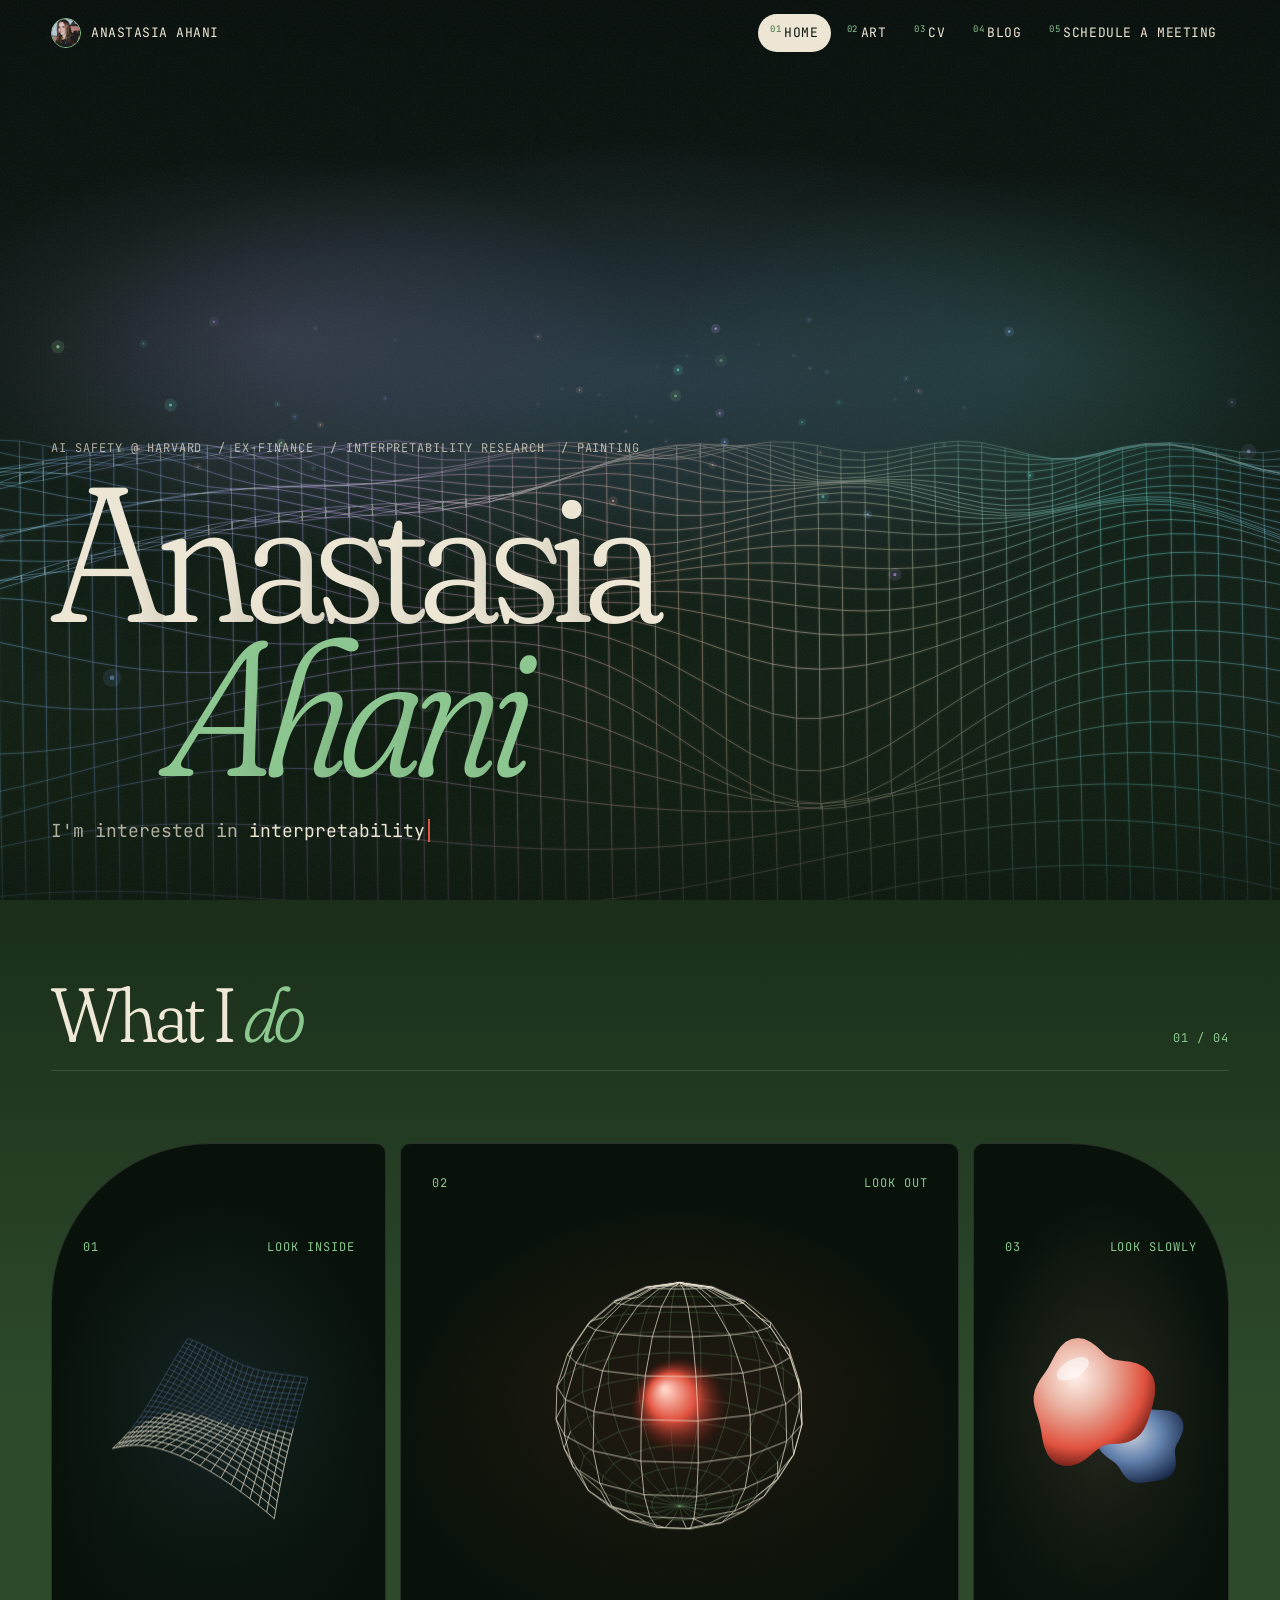
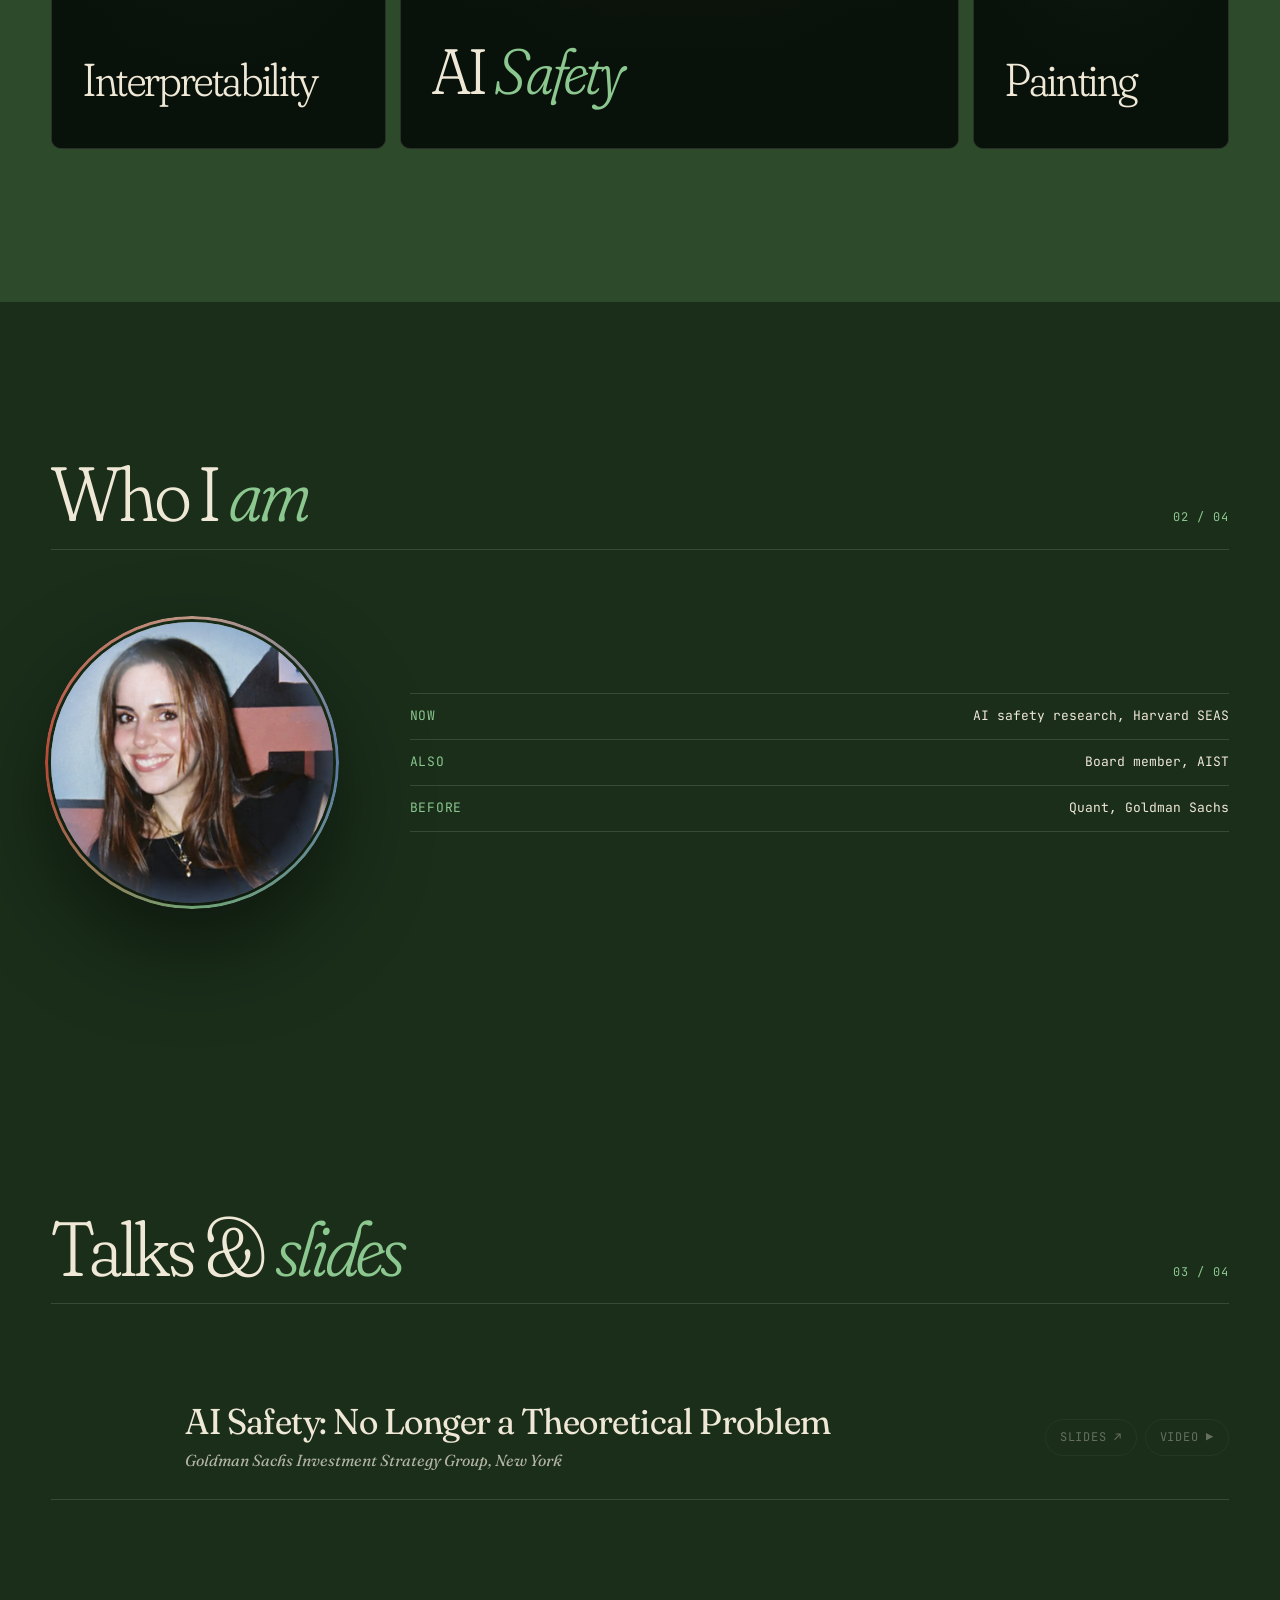
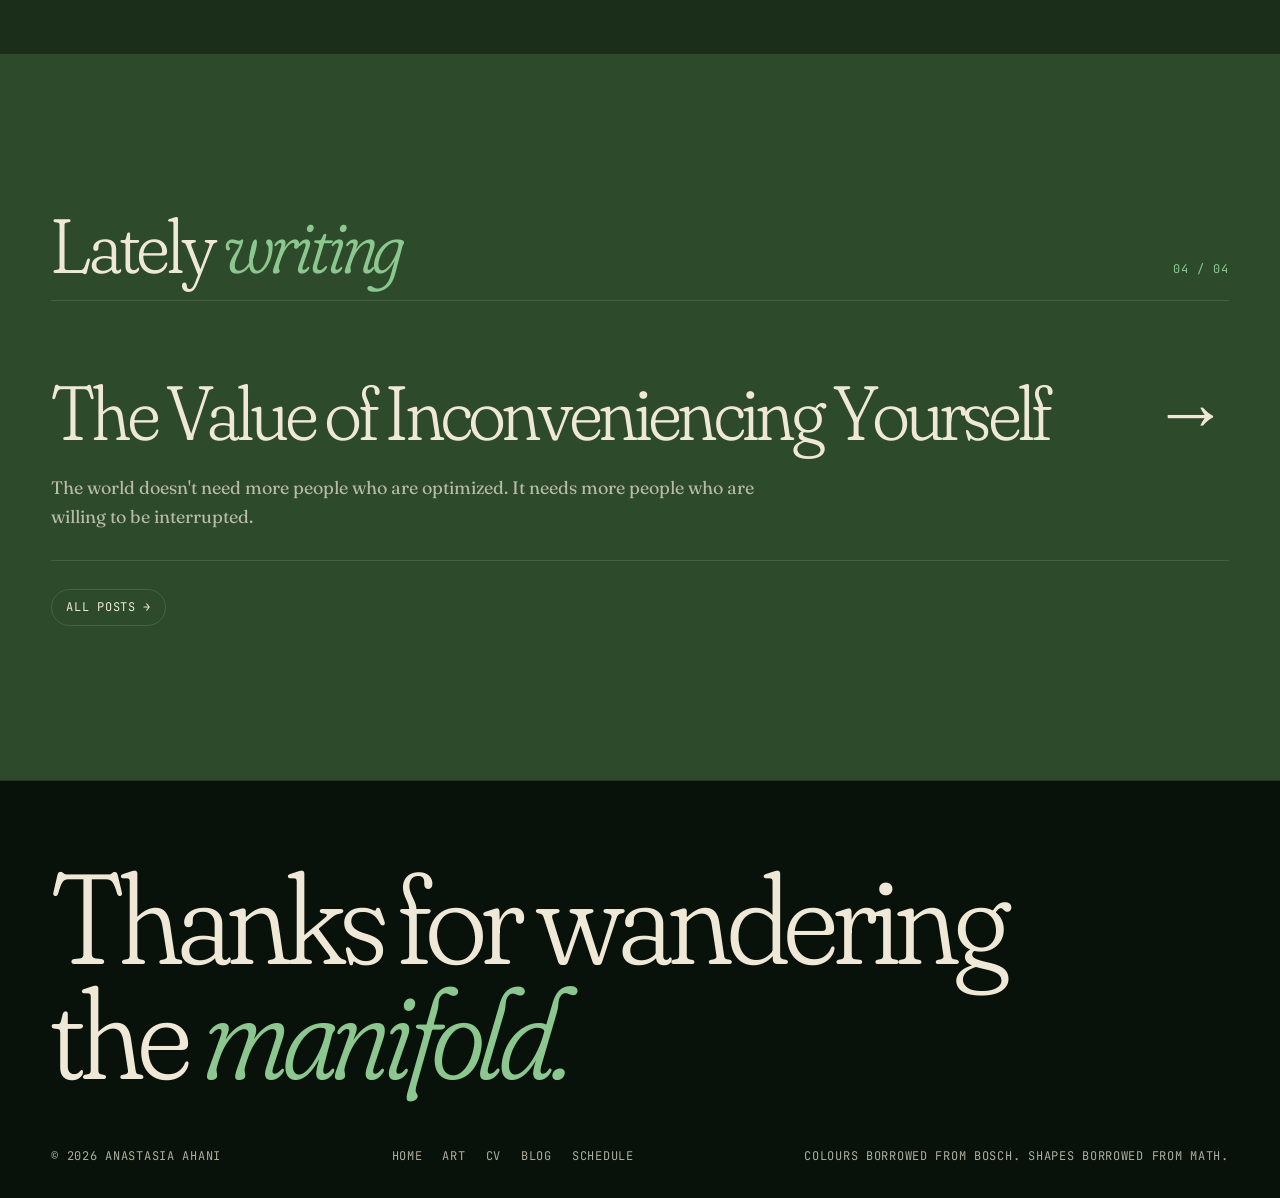
<file: index.html>
<!DOCTYPE html>
<html lang="en">
<head>
    <meta charset="UTF-8">
    <meta name="viewport" content="width=device-width, initial-scale=1.0">
    <title>Anastasia Ahani</title>
    <meta name="description" content="Anastasia (Stas) Ahani: AI safety researcher at Harvard, interpretability nerd, oil painter.">
    <meta name="theme-color" content="#08120a">
    <script>document.documentElement.classList.add("js")</script>
    <link rel="preconnect" href="https://fonts.googleapis.com">
    <link rel="preconnect" href="https://fonts.gstatic.com" crossorigin>
    <link href="https://fonts.googleapis.com/css2?family=Fraunces:ital,opsz,wght,SOFT,WONK@0,9..144,100..900,0..100,0..1;1,9..144,100..900,0..100,0..1&family=JetBrains+Mono:wght@400;500&display=swap" rel="stylesheet">
    <link rel="stylesheet" href="assets/site.css?v=2">
    <script type="speculationrules">{"prerender":[{"where":{"href_matches":"/*"},"eagerness":"moderate"}]}</script>
    <style>
        /* ---------- Hero: a manifold landscape with orbs floating over it ---------- */
        .hero {
            position: relative;
            height: 100svh;
            min-height: 620px;
            overflow: hidden;
            background:
                radial-gradient(70% 38% at 50% 42%, rgba(111, 147, 200, 0.28), transparent 70%),
                radial-gradient(40% 30% at 22% 38%, rgba(183, 156, 230, 0.18), transparent 70%),
                radial-gradient(40% 30% at 80% 40%, rgba(95, 208, 192, 0.14), transparent 70%),
                linear-gradient(to bottom, #060d0a 0%, #0b1712 45%, var(--forest-900) 100%);
        }
        .manifold-canvas { position: absolute; inset: 0; width: 100%; height: 100%; }

        .hero-scrim {
            position: absolute;
            inset: 0;
            pointer-events: none;
            background: linear-gradient(to top, rgba(8, 18, 10, 0.85) 0%, rgba(8, 18, 10, 0) 45%);
        }

        .hero-content {
            position: absolute;
            left: var(--gutter);
            right: var(--gutter);
            bottom: clamp(28px, 6vh, 64px);
            pointer-events: none;
            z-index: 3;
        }
        .hero-content .label { margin-bottom: 18px; display: block; color: var(--cream-dim); }
        .hero h1 {
            font-size: clamp(64px, 15vw, 250px);
            line-height: 0.8;
            font-weight: 300;
            letter-spacing: -0.05em;
            font-variation-settings: "opsz" 144, "SOFT" 100, "WONK" 1;
            text-shadow: 0 4px 40px rgba(8, 18, 10, 0.5);
        }
        .hero h1 em { font-style: italic; color: var(--sage); padding-left: 0.6em; }
        .hero-typed {
            margin-top: 34px;
            font-family: var(--mono);
            font-size: clamp(14px, 1.5vw, 18px);
            color: var(--cream-dim);
        }
        #typed { color: var(--cream); border-right: 2px solid var(--strawberry); padding-right: 3px; }

        /* Your photo, held in a glass orb */
        .portrait {
            position: relative;
            width: clamp(180px, 22vw, 300px);
            aspect-ratio: 1;
        }
        .portrait .glass {
            position: relative;
            width: 100%; height: 100%;
            border-radius: 50%;
            overflow: hidden;
            box-shadow: 0 40px 90px rgba(0, 0, 0, 0.5), inset 0 0 0 1px rgba(239, 232, 214, 0.4);
            transition: transform 0.6s var(--ease);
        }
        .portrait img { width: 100%; height: 100%; object-fit: cover; object-position: 50% 30%; }
        .portrait .glass::after {   /* glassy shine */
            content: "";
            position: absolute;
            inset: 0;
            border-radius: 50%;
            background:
                radial-gradient(28% 16% at 32% 18%, rgba(255, 255, 255, 0.55), transparent 70%),
                radial-gradient(circle at 50% 50%, transparent 58%, rgba(111, 147, 200, 0.35) 72%, rgba(8, 18, 10, 0.45) 100%);
            pointer-events: none;
        }
        .iris-ring {
            position: absolute;
            inset: -6px;
            border-radius: 50%;
            padding: 3px;
            background: conic-gradient(from 0deg, var(--blush), var(--lapis), var(--sage), var(--strawberry), var(--blush));
            -webkit-mask: linear-gradient(#000 0 0) content-box, linear-gradient(#000 0 0);
            -webkit-mask-composite: xor;
                    mask-composite: exclude;
            opacity: 0.8;
            animation: spin 10s linear infinite;
            pointer-events: none;
        }
        @keyframes spin { to { transform: rotate(1turn); } }
        .portrait figcaption {
            position: absolute;
            top: 100%;
            right: 0;
            margin-top: 16px;
            font-family: var(--mono);
            font-size: 11px;
            text-transform: uppercase;
            letter-spacing: 0.08em;
            color: var(--cream-dim);
            white-space: nowrap;
        }

        .hero-hint {
            position: absolute;
            left: var(--gutter);
            top: clamp(90px, 16vh, 150px);
            z-index: 3;
            color: var(--cream);
            background: rgba(8, 18, 10, 0.55);
            backdrop-filter: blur(6px);
            -webkit-backdrop-filter: blur(6px);
            padding: 8px 14px;
            border-radius: 999px;
            border: 1px solid var(--cream-faint);
            pointer-events: none;
            animation: rise 1s 0.6s var(--ease) both;
        }

        @media (max-width: 700px) {
            .hero-hint { display: none; }
            .hero h1 { font-size: 19vw; }
            .hero h1 em { padding-left: 0.3em; }
        }

        /* ---------- Sections ---------- */
        section { padding: clamp(80px, 12vw, 160px) var(--gutter); }
        .sec-head {
            display: flex;
            align-items: baseline;
            justify-content: space-between;
            gap: 16px;
            border-bottom: 1px solid var(--cream-faint);
            padding-bottom: 16px;
            margin-bottom: clamp(36px, 6vw, 72px);
        }
        .sec-head h2 {
            font-size: clamp(36px, 6vw, 80px);
            font-weight: 300;
            line-height: 1;
            letter-spacing: -0.03em;
            font-variation-settings: "opsz" 144, "SOFT" 100, "WONK" 1;
        }
        .sec-head h2 em { color: var(--sage); }

        /* About */
        .about { background: var(--forest-900); }
        .about-grid {
            display: grid;
            grid-template-columns: auto 1fr;
            gap: clamp(32px, 6vw, 96px);
            align-items: center;
        }
        .about-statement {
            position: sticky;
            top: 120px;
            font-size: clamp(30px, 3.8vw, 56px);
            line-height: 1.12;
            font-weight: 300;
            letter-spacing: -0.02em;
            font-variation-settings: "opsz" 144, "SOFT" 50;
        }
        .about-statement em { color: var(--sage); }
        .about-statement .straw { color: var(--strawberry); font-style: italic; }
        .about-body p { margin-bottom: 1.1em; color: var(--cream-dim); font-size: 19px; }
        .about-body p:first-child { color: var(--cream); }
        .facts {
            border-top: 1px solid var(--cream-faint);
            font-family: var(--mono);
            font-size: 13px;
            list-style: none;
        }
        .facts li {
            display: flex;
            justify-content: space-between;
            gap: 16px;
            padding: 12px 0;
            border-bottom: 1px solid var(--cream-faint);
        }
        .facts li span:first-child { color: var(--sage); text-transform: uppercase; letter-spacing: 0.06em; }
        .facts li span:last-child { text-align: right; }
        @media (max-width: 860px) { .about-grid { grid-template-columns: 1fr; } }

        /* The triptych: what I do */
        .work {
            background: linear-gradient(to bottom, var(--forest-900), var(--forest-700) 50%);
            padding-top: clamp(48px, 6vw, 80px);
        }
        .triptych {
            display: grid;
            grid-template-columns: 1.05fr 1.75fr 0.8fr;
            gap: 14px;
            align-items: stretch;
        }
        .panel {
            position: relative;
            min-height: clamp(460px, 62vh, 680px);
            border-radius: 10px;
            overflow: hidden;
            isolation: isolate;
            display: flex;
            flex-direction: column;
            justify-content: flex-start;
            padding: clamp(20px, 2.4vw, 32px);
            text-decoration: none;
            border: 1px solid var(--cream-faint);
            --bx: 50%; --by: 50%;
        }
        .panel:first-child { border-radius: 160px 10px 10px 10px; }  /* the wings of the triptych */
        .panel:last-child { border-radius: 10px 160px 10px 10px; }
        .panel { background: var(--glow, none), var(--ink); transition: border-color 0.5s; }
        .panel:nth-child(1) { --tint: 111, 147, 200; }   /* lapis */
        .panel:nth-child(2) { --tint: 224, 82, 63; }     /* strawberry */
        .panel:nth-child(3) { --tint: 234, 179, 163; }   /* blush */
        .panel::after {
            content: "";
            position: absolute;
            inset: 0;
            z-index: -2;
            background: radial-gradient(70% 55% at var(--bx) var(--by), rgba(var(--tint), 0.28), transparent 75%);
            opacity: 0.55;
            transition: opacity 0.7s var(--ease);
        }
        .panel:hover::after { opacity: 1; }
        .panel:hover { border-color: rgba(var(--tint), 0.5); }
        .shape {
            position: relative;
            height: clamp(220px, 22vw, 330px);
            margin: 8px calc(clamp(20px, 2.4vw, 32px) * -1) 28px;
            display: grid;
            place-items: center;
            pointer-events: none;
        }
        .shape canvas, .shape svg { position: absolute; inset: 0; width: 100%; height: 100%; }
        .panel::before {
            content: "";
            position: absolute;
            inset: 0;
            z-index: -1;
            background: linear-gradient(to top, rgba(8, 18, 10, 0.95) 12%, rgba(8, 18, 10, 0.4) 42%, transparent 62%);
            pointer-events: none;
        }
        .fig {
            display: block;
            margin: 6px 0 28px;
            text-align: center;
            font-family: var(--mono);
            font-size: 11px;
            letter-spacing: 0.06em;
            color: var(--cream-dim);
            font-style: normal;
        }
        .panel .label { display: flex; justify-content: space-between; order: -1; }
        .panel h3 { margin-top: auto; }
        /* AI safety is the centre of gravity */
        .panel:nth-child(2) .shape { height: clamp(260px, 32vw, 460px); }
        .panel:nth-child(2) h3 { font-size: clamp(44px, 5vw, 80px); }
        .panel:nth-child(2) p { font-size: 19px; max-width: 46ch; }
        .panel:first-child .label, .panel:last-child .label { padding-top: 64px; }

        /* The wings swing open on their hinges as they scroll into view */
        .js .triptych .panel[data-reveal]:first-child { transform: perspective(1400px) rotateY(55deg); transform-origin: right center; }
        .js .triptych .panel[data-reveal]:last-child { transform: perspective(1400px) rotateY(-55deg); transform-origin: left center; }
        .js .triptych .panel[data-reveal] { transition-duration: 1.4s; }
        .js .triptych .panel[data-reveal].in { transform: none; }
        .panel h3 {
            font-size: clamp(34px, 3.6vw, 56px);
            font-weight: 300;
            line-height: 1;
            letter-spacing: -0.03em;
            margin-bottom: 14px;
            font-variation-settings: "opsz" 144, "SOFT" 100, "WONK" 1;
        }
        .panel h3 em { color: var(--sage); }
        .panel p { color: var(--cream-dim); font-size: 17px; line-height: 1.5; }
        .panel .go {
            margin-top: 18px;
            font-family: var(--mono);
            font-size: 12px;
            text-transform: uppercase;
            letter-spacing: 0.08em;
            color: var(--sage);
        }
        .triptych-note { margin-top: 20px; color: var(--cream-dim); font-size: 15px; font-style: italic; text-align: center; }
        @media (max-width: 900px) {
            .triptych { grid-template-columns: 1fr; }
            .panel { min-height: 420px; }
            .panel:first-child { border-radius: 120px 120px 10px 10px; }
            .panel:last-child { border-radius: 10px 10px 120px 120px; }
        }

        /* Talks */
        .talks { background: var(--forest-900); }
        .talk {
            display: grid;
            grid-template-columns: 110px 1fr auto;
            gap: 24px;
            align-items: center;
            padding: 26px 0;
            border-bottom: 1px solid var(--cream-faint);
            position: relative;
            transition: padding 0.5s var(--ease);
        }
        .talk::before {
            content: "";
            position: absolute;
            inset: 0 calc(var(--gutter) * -1);
            background: var(--sage);
            transform: scaleY(0);
            transform-origin: bottom;
            transition: transform 0.5s var(--ease);
            z-index: 0;
            opacity: 0.1;
        }
        .talk:hover::before { transform: scaleY(1); }
        .talk:hover { padding-left: 14px; }
        .talk > * { position: relative; z-index: 1; }
        .talk-date { font-family: var(--mono); font-size: 13px; color: var(--sage); }
        .talk h3 {
            font-size: clamp(24px, 2.8vw, 38px);
            font-weight: 400;
            line-height: 1.1;
            letter-spacing: -0.015em;
            font-variation-settings: "opsz" 72, "SOFT" 50;
        }
        .talk-venue { color: var(--cream-dim); font-size: 16px; margin-top: 6px; font-style: italic; }
        .talk-links { display: flex; gap: 8px; flex-wrap: wrap; justify-content: flex-end; }
        @media (max-width: 700px) {
            .talk { grid-template-columns: 1fr; gap: 10px; }
            .talk-links { justify-content: flex-start; }
        }

        /* Writing */
        .writing { background: var(--forest-700); }
        .post-link {
            display: grid;
            grid-template-columns: 1fr auto;
            gap: 24px;
            align-items: end;
            text-decoration: none;
            padding-bottom: 28px;
            border-bottom: 1px solid var(--cream-faint);
        }
        .post-link h3 {
            font-size: clamp(36px, 6vw, 96px);
            font-weight: 300;
            line-height: 0.95;
            letter-spacing: -0.035em;
            font-variation-settings: "opsz" 144, "SOFT" 100, "WONK" 1;
            transition: color 0.4s;
        }
        .post-link:hover h3 { color: var(--blush); }
        .post-link .arrow {
            font-size: clamp(36px, 6vw, 96px);
            line-height: 1;
            transition: transform 0.5s var(--ease);
        }
        .post-link:hover .arrow { transform: translateX(14px) rotate(-45deg); color: var(--strawberry); }
        .post-link p { grid-column: 1 / -1; color: var(--cream-dim); max-width: 60ch; }
        .see-all { margin-top: 28px; }
    </style>
</head>
<body>
    <nav class="site-nav" aria-label="Main">
        <a class="nav-home" href="index.html"><img src="assets/img/stas.webp" alt=""><span>Anastasia Ahani</span></a>
        <ul class="nav-links">
            <li><a href="index.html" aria-current="page"><sup>01</sup>Home</a></li>
            <li><a href="art.html"><sup>02</sup>Art</a></li>
            <li><a href="cv.html"><sup>03</sup>CV</a></li>
            <li><a href="blog.html"><sup>04</sup>Blog</a></li>
            <li><a href="cal/"><sup>05</sup><span class="nav-long">Schedule a Meeting</span><span class="nav-short">Schedule</span></a></li>
        </ul>
    </nav>

    <header class="hero">
        <canvas class="manifold-canvas" aria-hidden="true"></canvas>
        <div class="hero-scrim"></div>

        <div class="hero-content">
            <span class="label">AI safety @ Harvard &nbsp;/ ex-finance &nbsp;/ interpretability research &nbsp;/ painting</span>
            <h1 class="split">Anastasia<br><em>Ahani</em></h1>
            <!-- Edit the rotating words here -->
            <p class="hero-typed">I'm interested in <span id="typed" data-words='["interpretability", "AI safety", "honesty & deception in models", "oil painting"]'>interpretability</span></p>
        </div>
    </header>

    <!-- ==================== 01 · WHAT I DO (the triptych) ==================== -->
    <section class="work" id="work">
        <div class="sec-head" data-reveal>
            <h2>What I <em>do</em></h2>
            <span class="label">01 / 04</span>
        </div>
        <div class="triptych">
            <a class="panel" href="https://crisp.seas.harvard.edu" target="_blank" rel="noopener" data-bloom data-reveal>
                <div class="shape"><canvas data-shape="manifold"></canvas></div>
                <span class="label"><span>01</span><span>Look inside</span></span>
                <h3>Interpret&shy;ability</h3>
            </a>
            <a class="panel" href="https://aisafetyteam.org" target="_blank" rel="noopener" data-bloom data-reveal style="--d: .1s">
                <div class="shape"><canvas data-shape="cage"></canvas></div>
                <span class="label"><span>02</span><span>Look out</span></span>
                <h3>AI <em>Safety</em></h3>
            </a>
            <a class="panel" href="art.html" data-bloom data-reveal style="--d: .2s">
                <div class="shape"><svg data-shape="blob" viewBox="-100 -100 200 200"></svg></div>
                <span class="label"><span>03</span><span>Look slowly</span></span>
                <h3>Painting</h3>
            </a>
        </div>
    </section>

    <!-- ==================== 02 · WHO I AM ==================== -->
    <section class="about" id="about">
        <div class="sec-head" data-reveal>
            <h2>Who I <em>am</em></h2>
            <span class="label">02 / 04</span>
        </div>
        <div class="about-grid">
            <figure class="portrait" data-reveal>
                <div class="glass" data-tilt><img src="assets/img/stas.webp" alt="Portrait of Anastasia"></div>
                <span class="iris-ring"></span>
            </figure>
            <ul class="facts" data-reveal style="--d: .12s">
                <li><span>Now</span><span>AI safety research, Harvard SEAS</span></li>
                <li><span>Also</span><span>Board member, AIST</span></li>
                <li><span>Before</span><span>Quant, Goldman Sachs</span></li>
            </ul>
        </div>
    </section>

    <!-- ==================== 03 · TALKS ==================== -->
    <section class="talks" id="talks">
        <div class="sec-head" data-reveal>
            <h2>Talks &amp; <em>slides</em></h2>
            <span class="label">03 / 04</span>
        </div>

        <!--
            TO ADD A TALK: copy one <article class="talk"> ... </article> block,
            paste it at the top of the list, and change the text + links.
            No slides or video yet? Delete that <a> line (or add class="pill disabled").
        -->
        <div class="talk-list">
            <article class="talk" data-reveal>
                <div class="talk-date"></div>
                <div>
                    <h3>AI Safety: No Longer a Theoretical Problem</h3>
                    <div class="talk-venue">Goldman Sachs Investment Strategy Group, New York</div>
                </div>
                <div class="talk-links">
                    <!-- Add links later: replace href="#" and remove "disabled" -->
                    <a class="pill disabled" href="#" aria-disabled="true" tabindex="-1">Slides ↗</a>
                    <a class="pill disabled" href="#" aria-disabled="true" tabindex="-1">Video ▶</a>
                </div>
            </article>
        </div>
    </section>

    <!-- ==================== 04 · WRITING ==================== -->
    <section class="writing" id="writing">
        <div class="sec-head" data-reveal>
            <h2>Lately <em>writing</em></h2>
            <span class="label">04 / 04</span>
        </div>
        <a class="post-link" href="blog/the-value-of-inconveniencing-yourself.html" data-reveal>
            <h3>The Value of Inconveniencing Yourself</h3>
            <span class="arrow" aria-hidden="true">&rarr;</span>
            <p>The world doesn't need more people who are optimized. It needs more people who are willing to be interrupted.</p>
        </a>
        <a class="pill see-all" href="blog.html">All posts &rarr;</a>
    </section>

    <footer class="site-footer">
        <p class="footer-big">Thanks for wandering<br>the <em>manifold.</em></p>
        <div class="footer-row">
            <span>&copy; 2026 Anastasia Ahani</span>
            <nav aria-label="Footer">
                <a href="index.html">Home</a><a href="art.html">Art</a><a href="cv.html">CV</a><a href="blog.html">Blog</a><a href="cal/">Schedule</a>
            </nav>
            <span>Colours borrowed from Bosch. Shapes borrowed from math.</span>
        </div>
    </footer>

    <script src="assets/site.js" defer></script>
</body>
</html>
</file>
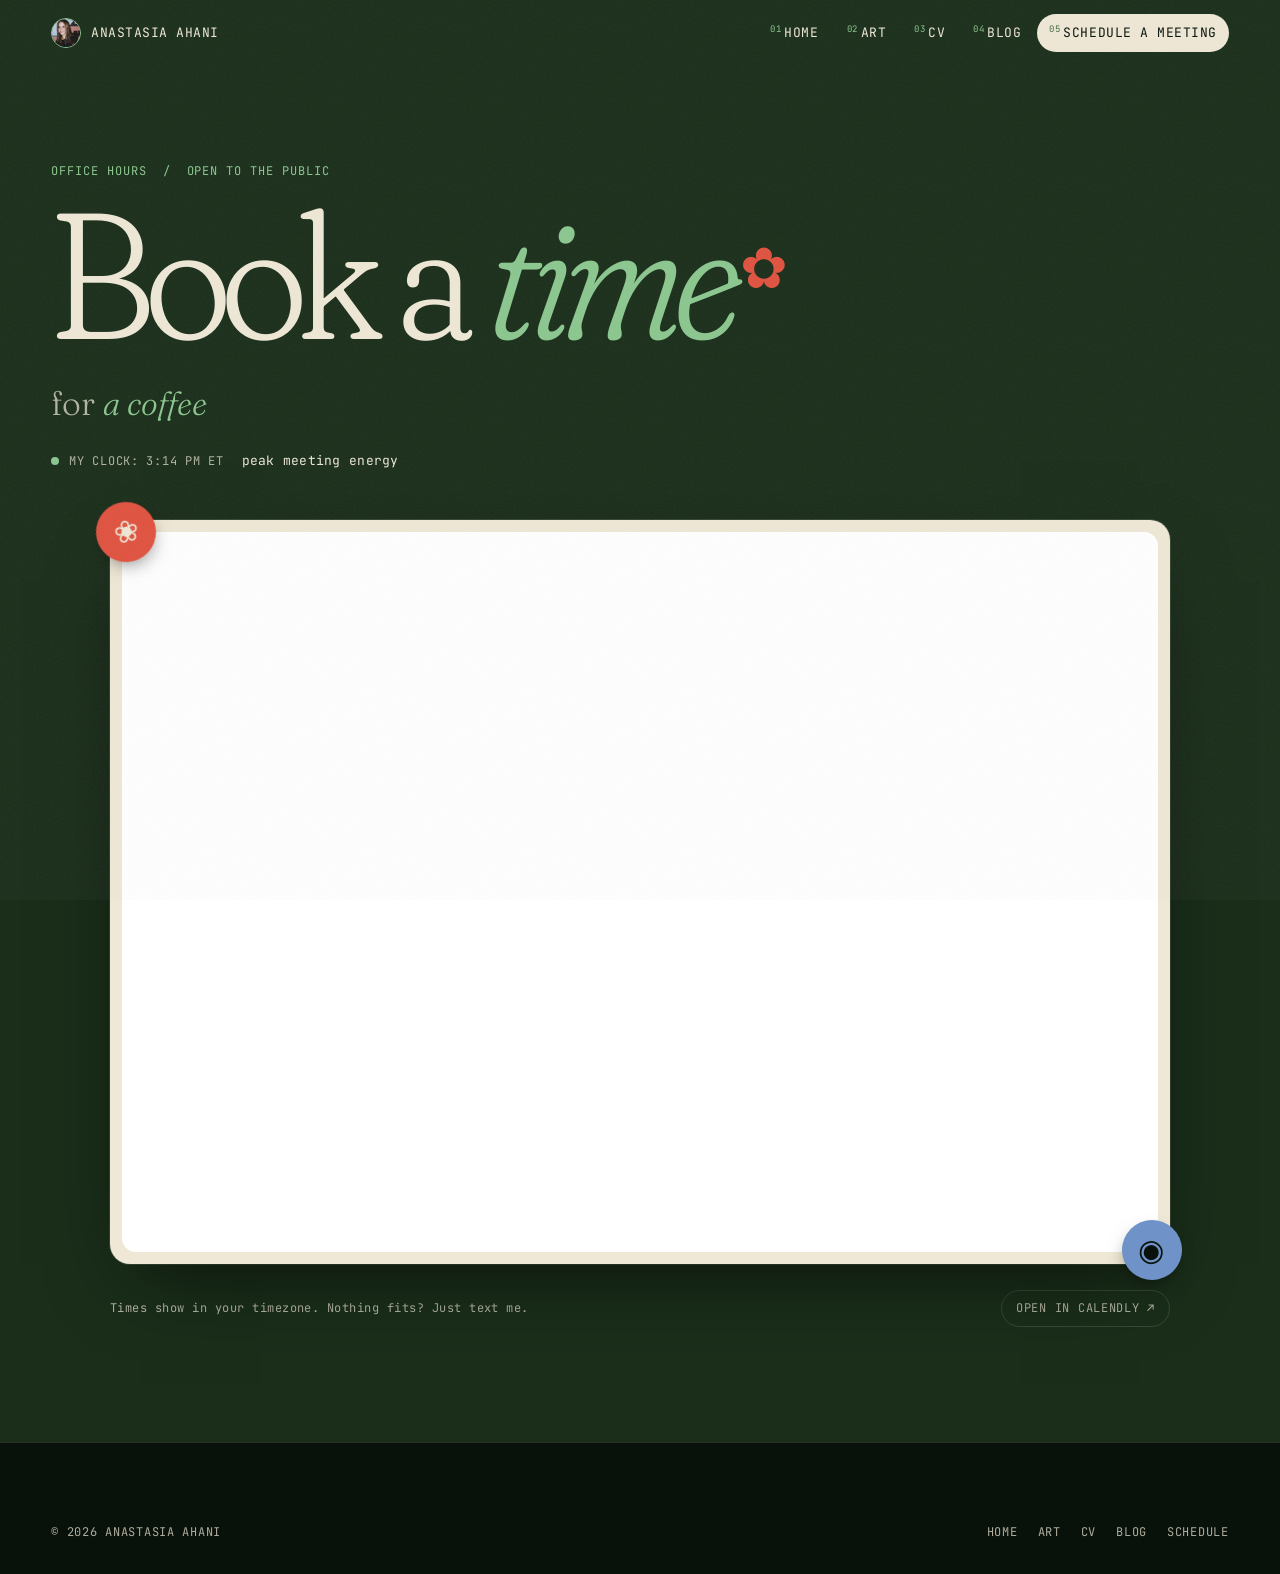
<file: cal/index.html>
<!DOCTYPE html>
<html lang="en">
<head>
    <meta charset="UTF-8">
    <meta name="viewport" content="width=device-width, initial-scale=1.0">
    <title>Book a time - Anastasia Ahani</title>
    <meta name="description" content="Grab a slot on Anastasia Ahani's calendar: coffee, research chats, walks, overdue catch-ups.">
    <meta property="og:title" content="Book a time with Anastasia">
    <meta property="og:description" content="Grab a slot on my calendar: coffee, research chats, walks, overdue catch-ups.">
    <meta name="theme-color" content="#08120a">
    <link rel="canonical" href="https://anastasiaahani.com/cal/">
    <script>document.documentElement.classList.add("js")</script>
    <link rel="preconnect" href="https://fonts.googleapis.com">
    <link rel="preconnect" href="https://fonts.gstatic.com" crossorigin>
    <link rel="preconnect" href="https://calendly.com">
    <link href="https://fonts.googleapis.com/css2?family=Fraunces:ital,opsz,wght,SOFT,WONK@0,9..144,100..900,0..100,0..1;1,9..144,100..900,0..100,0..1&family=JetBrains+Mono:wght@400;500&display=swap" rel="stylesheet">
    <link rel="stylesheet" href="../assets/site.css?v=2">
    <style>
        body { background: var(--forest-900); }

        .page-head { padding-bottom: clamp(28px, 4vw, 48px); }
        .page-head h1 .flower {
            display: inline-block;
            font-style: normal;
            font-size: 0.32em;
            vertical-align: 0.9em;
            margin-left: 0.12em;
            color: var(--strawberry);
            animation: spin 14s linear infinite;
        }
        @keyframes spin { to { transform: rotate(360deg); } }

        /* "for a ___" line that cycles through reasons to meet */
        .reasons {
            margin-top: clamp(18px, 2.4vw, 30px);
            font-size: clamp(22px, 2.6vw, 34px);
            font-weight: 300;
            line-height: 1.25;
            color: var(--cream-dim);
        }
        .reasons .slot {
            display: inline-block;
            font-style: italic;
            color: var(--sage);
            transition: opacity 0.35s var(--ease), transform 0.35s var(--ease);
        }
        .reasons .slot.out { opacity: 0; transform: translateY(-0.4em) rotate(-2deg); }

        /* Live "what is she up to right now" status */
        .status {
            display: flex;
            flex-wrap: wrap;
            align-items: center;
            gap: 10px 18px;
            margin-top: 28px;
            font-family: var(--mono);
            font-size: 12px;
            letter-spacing: 0.06em;
            text-transform: uppercase;
            color: var(--cream-dim);
        }
        .status .dot {
            width: 8px; height: 8px;
            border-radius: 50%;
            background: var(--sage);
            box-shadow: 0 0 0 0 rgba(139, 199, 143, 0.6);
            animation: pulse 2.4s var(--ease) infinite;
        }
        .status .dot.zzz { background: var(--lapis); box-shadow: none; animation: none; }
        @keyframes pulse { 70% { box-shadow: 0 0 0 9px rgba(139, 199, 143, 0); } 100% { box-shadow: 0 0 0 0 rgba(139, 199, 143, 0); } }
        .status .live { display: inline-flex; align-items: center; gap: 10px; }
        .status .mood { color: var(--cream); text-transform: none; letter-spacing: 0.02em; font-size: 13px; }

        /* The booking widget, framed like a little painting */
        .booking { padding: 0 var(--gutter) clamp(72px, 9vw, 120px); }
        .frame {
            position: relative;
            max-width: 1060px;
            margin: 0 auto;
            padding: clamp(6px, 1vw, 12px);
            background: var(--cream);
            border-radius: 20px;
            box-shadow: 0 30px 80px -30px rgba(0, 0, 0, 0.7), 0 0 0 1px var(--cream-faint);
        }
        .frame .calendly-inline-widget {
            min-width: 280px;
            height: 720px;
            border-radius: 14px;
            overflow: hidden;
            background: #fff;
        }
        @media (max-width: 760px) { .frame .calendly-inline-widget { height: 1000px; } }
        .sticker {
            position: absolute;
            z-index: 2;
            display: grid;
            place-items: center;
            width: clamp(44px, 5vw, 60px);
            height: clamp(44px, 5vw, 60px);
            border-radius: 50%;
            font-size: clamp(22px, 2.6vw, 30px);
            line-height: 1;
            pointer-events: none;
            box-shadow: 0 8px 20px -8px rgba(0, 0, 0, 0.6);
        }
        .sticker.s1 { top: -18px; left: -14px; background: var(--strawberry); color: var(--cream); transform: rotate(-14deg); }
        .sticker.s2 { bottom: -16px; right: -12px; background: var(--lapis); color: var(--ink); transform: rotate(10deg); }
        @media (max-width: 560px) {
            .booking { padding-inline: 10px; }
            .sticker.s1 { left: -4px; }
            .sticker.s2 { right: -2px; }
        }

        .fine {
            max-width: 1060px;
            margin: 26px auto 0;
            display: flex;
            flex-wrap: wrap;
            justify-content: space-between;
            align-items: center;
            gap: 14px;
            font-family: var(--mono);
            font-size: 12px;
            letter-spacing: 0.04em;
            color: var(--cream-dim);
        }

        /* Shown after someone books */
        .booked-toast {
            position: fixed;
            left: 50%;
            bottom: 28px;
            z-index: 60;
            transform: translate(-50%, calc(100% + 60px));
            visibility: hidden;
            padding: 14px 22px;
            border-radius: 999px;
            background: var(--cream);
            color: var(--ink);
            font-size: 18px;
            box-shadow: 0 20px 50px -20px rgba(0, 0, 0, 0.8);
            transition: transform 0.6s var(--ease), visibility 0s linear 0.6s;
            white-space: nowrap;
        }
        .booked-toast em { color: var(--strawberry); }
        .booked-toast.show { transform: translate(-50%, 0); visibility: visible; transition-delay: 0s; }
        .petal {
            position: fixed;
            z-index: 59;
            pointer-events: none;
            font-size: 26px;
            line-height: 1;
            animation: float var(--t, 2.6s) var(--ease) forwards;
        }
        @keyframes float {
            from { transform: translate(0, 0) rotate(0); opacity: 1; }
            to { transform: translate(var(--dx), var(--dy)) rotate(var(--r)); opacity: 0; }
        }
    </style>
</head>
<body>
    <nav class="site-nav" aria-label="Main">
        <a class="nav-home" href="../index.html"><img src="../assets/img/stas.webp" alt=""><span>Anastasia Ahani</span></a>
        <ul class="nav-links">
            <li><a href="../index.html"><sup>01</sup>Home</a></li>
            <li><a href="../art.html"><sup>02</sup>Art</a></li>
            <li><a href="../cv.html"><sup>03</sup>CV</a></li>
            <li><a href="../blog.html"><sup>04</sup>Blog</a></li>
            <li><a href="../cal/" aria-current="page"><sup>05</sup><span class="nav-long">Schedule a Meeting</span><span class="nav-short">Schedule</span></a></li>
        </ul>
    </nav>

    <header class="page-head">
        <span class="label">Office hours &nbsp;/&nbsp; open to the public</span>
        <h1><span class="split">Book a <em>time</em></span><span class="flower" aria-hidden="true">✿</span></h1>
        <p class="reasons">for <span class="slot" id="slot">a coffee</span></p>
        <div class="status">
            <span class="live"><span class="dot" id="dot"></span><span>My clock: <span id="clock">--:--</span> ET</span></span>
            <span class="mood" id="mood"></span>
        </div>
    </header>

    <main class="booking">
        <div class="frame" data-reveal>
            <span class="sticker s1" aria-hidden="true">❀</span>
            <span class="sticker s2" aria-hidden="true">◉</span>
            <div class="calendly-inline-widget"
                 data-url="https://calendly.com/stasahani/new-meeting?hide_gdpr_banner=1&amp;background_color=ffffff&amp;text_color=1a2e1a&amp;primary_color=3f6b3c"></div>
        </div>
        <div class="fine">
            <span>Times show in your timezone. Nothing fits? Just text me.</span>
            <a class="pill" href="https://calendly.com/stasahani" target="_blank" rel="noopener">Open in Calendly ↗</a>
        </div>
    </main>

    <footer class="site-footer">
        <div class="footer-row" style="margin-top:0">
            <span>&copy; 2026 Anastasia Ahani</span>
            <nav aria-label="Footer"><a href="../index.html">Home</a><a href="../art.html">Art</a><a href="../cv.html">CV</a><a href="../blog.html">Blog</a><a href="../cal/">Schedule</a></nav>
        </div>
    </footer>

    <div class="booked-toast" id="toast" role="status" aria-live="polite"></div>

    <script src="https://assets.calendly.com/assets/external/widget.js" async></script>
    <script src="../assets/site.js" defer></script>
    <script>
    (() => {
        const reduceMotion = matchMedia("(prefers-reduced-motion: reduce)").matches;

        // ---- Rotating reasons ----
        const reasons = [
            "a coffee", "a research chat", "a walk by the river", "an overdue catch-up",
            "a hot take about interpretability", "a painting date", "advice (given or received)",
            "no particular reason"
        ];
        const slot = document.getElementById("slot");
        let i = 0;
        if (!reduceMotion) {
            setInterval(() => {
                slot.classList.add("out");
                setTimeout(() => {
                    i = (i + 1) % reasons.length;
                    slot.textContent = reasons[i];
                    slot.classList.remove("out");
                }, 350);
            }, 2400);
        }

        // ---- Live clock + mood, in my timezone ----
        const tz = "America/New_York";
        const clock = document.getElementById("clock");
        const mood = document.getElementById("mood");
        const dot = document.getElementById("dot");
        const fmt = new Intl.DateTimeFormat("en-US", { timeZone: tz, hour: "numeric", minute: "2-digit" });
        const hourFmt = new Intl.DateTimeFormat("en-US", { timeZone: tz, hour: "numeric", hourCycle: "h23" });
        const moods = [
            [0, 7, "probably asleep", true],
            [7, 9, "caffeinating", false],
            [9, 12, "deep in the research mines", false],
            [12, 14, "lunch-adjacent", false],
            [14, 18, "peak meeting energy", false],
            [18, 22, "off the clock, but booking still works", false],
            [22, 24, "winding down, probably painting", true],
        ];
        const tick = () => {
            const now = new Date();
            clock.textContent = fmt.format(now);
            const h = Number(hourFmt.format(now)) % 24;
            const m = moods.find(([a, b]) => h >= a && h < b);
            mood.textContent = m[2];
            dot.classList.toggle("zzz", m[3]);
        };
        tick();
        setInterval(tick, 20000);

        // ---- Little celebration when someone books ----
        const toast = document.getElementById("toast");
        const burst = () => {
            if (reduceMotion) return;
            const glyphs = [["✿", "var(--strawberry)"], ["❀", "var(--blush)"], ["◉", "var(--lapis)"], ["✿", "var(--sage)"]];
            const cx = innerWidth / 2, cy = innerHeight - 60;
            for (let n = 0; n < 28; n++) {
                const [g, c] = glyphs[n % glyphs.length];
                const p = document.createElement("span");
                p.className = "petal";
                p.textContent = g;
                p.style.color = c;
                p.style.left = cx + "px";
                p.style.top = cy + "px";
                const a = Math.PI * (1.1 + Math.random() * 0.8);
                const d = 180 + Math.random() * 320;
                p.style.setProperty("--dx", Math.cos(a) * d + "px");
                p.style.setProperty("--dy", Math.sin(a) * d + "px");
                p.style.setProperty("--r", (Math.random() * 720 - 360) + "deg");
                p.style.setProperty("--t", (2 + Math.random() * 1.4) + "s");
                p.style.fontSize = (18 + Math.random() * 18) + "px";
                document.body.append(p);
                p.addEventListener("animationend", () => p.remove());
            }
        };
        addEventListener("message", e => {
            if (e.origin !== "https://calendly.com") return;
            if (e.data && e.data.event === "calendly.event_scheduled") {
                toast.innerHTML = "It's in the book. See you soon <em>✿</em>";
                toast.classList.add("show");
                burst();
                setTimeout(() => toast.classList.remove("show"), 6000);
            }
        });
    })();
    </script>
</body>
</html>
</file>
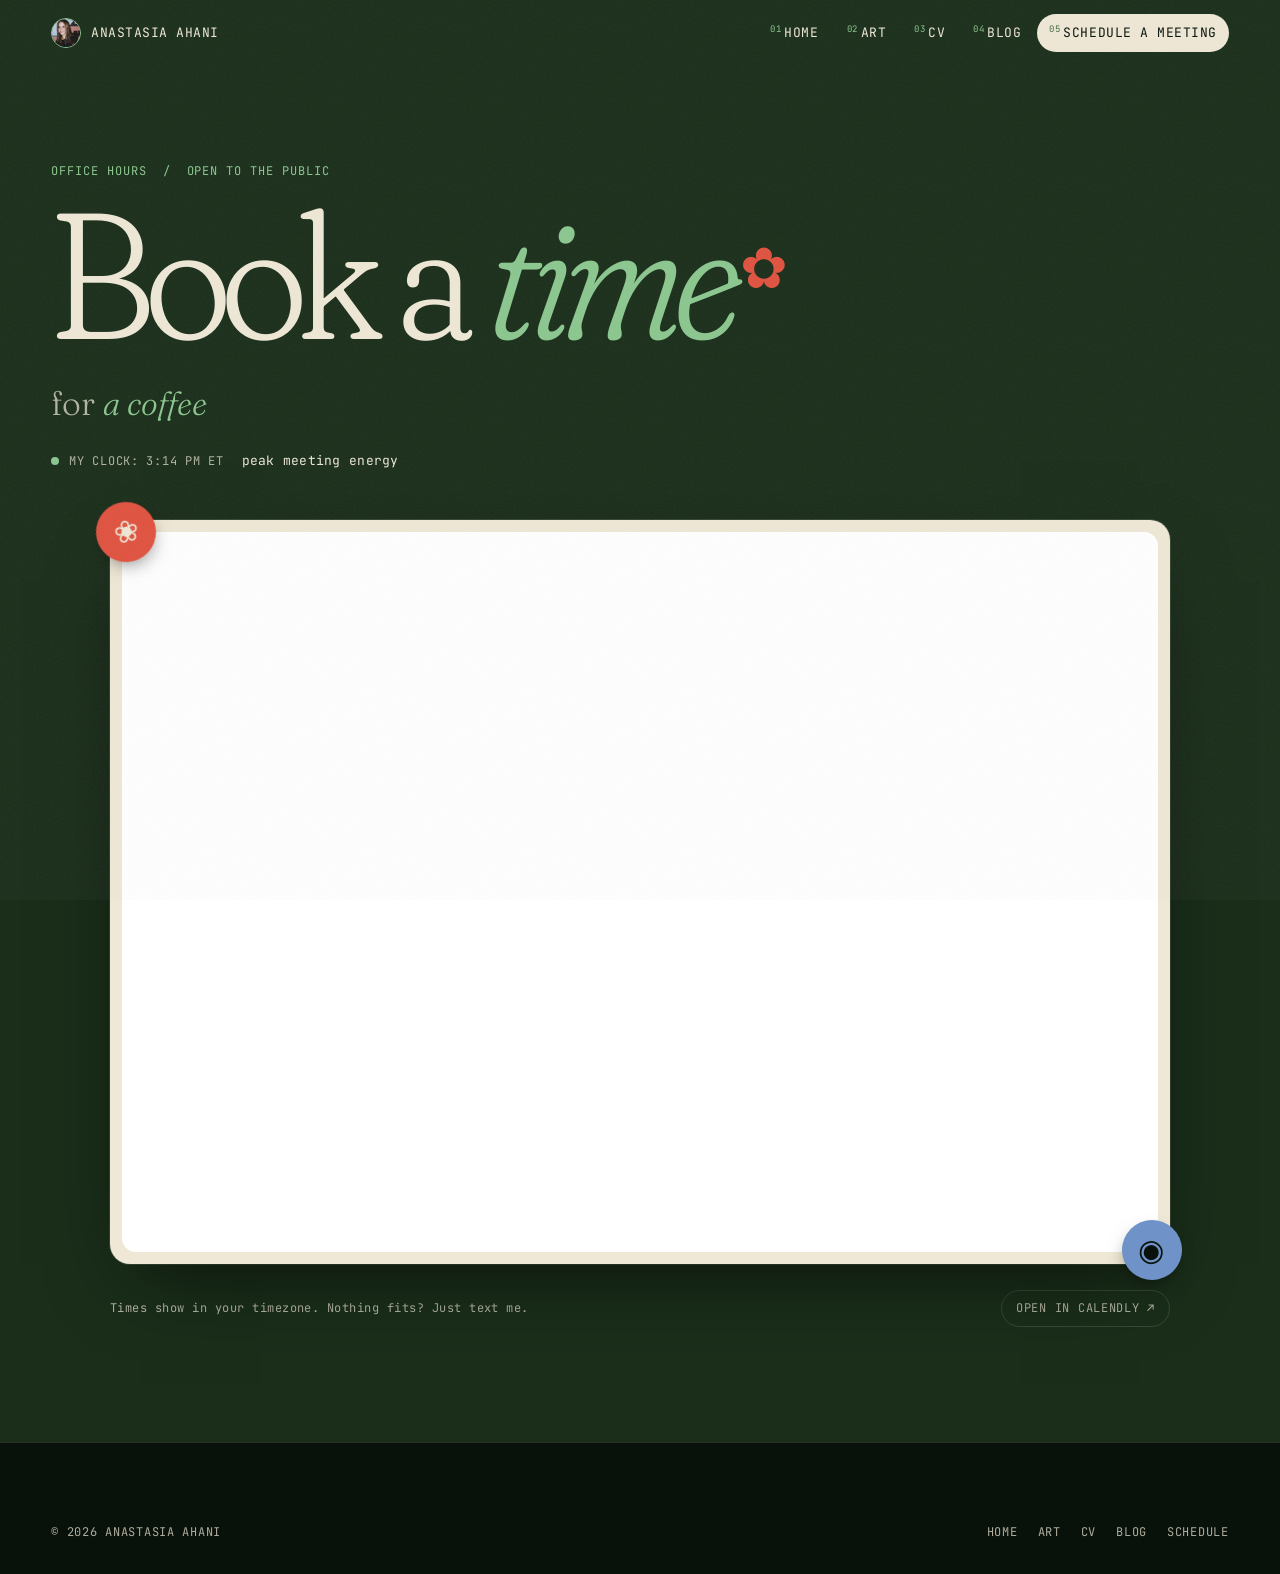
<file: calendar/index.html>
<!DOCTYPE html>
<html lang="en">
<head>
    <meta charset="UTF-8">
    <title>Book a time - Anastasia Ahani</title>
    <link rel="canonical" href="https://anastasiaahani.com/cal/">
    <meta name="robots" content="noindex">
    <meta http-equiv="refresh" content="0; url=../cal/">
    <script>location.replace("../cal/" + location.search + location.hash);</script>
    <style>html { background: #1a2e1a; color: #efe8d6; font-family: Georgia, serif; }</style>
</head>
<body>
    <p style="padding:24px">Taking you to <a href="../cal/" style="color:#8bc78f">anastasiaahani.com/cal</a>…</p>
</body>
</html>
</file>
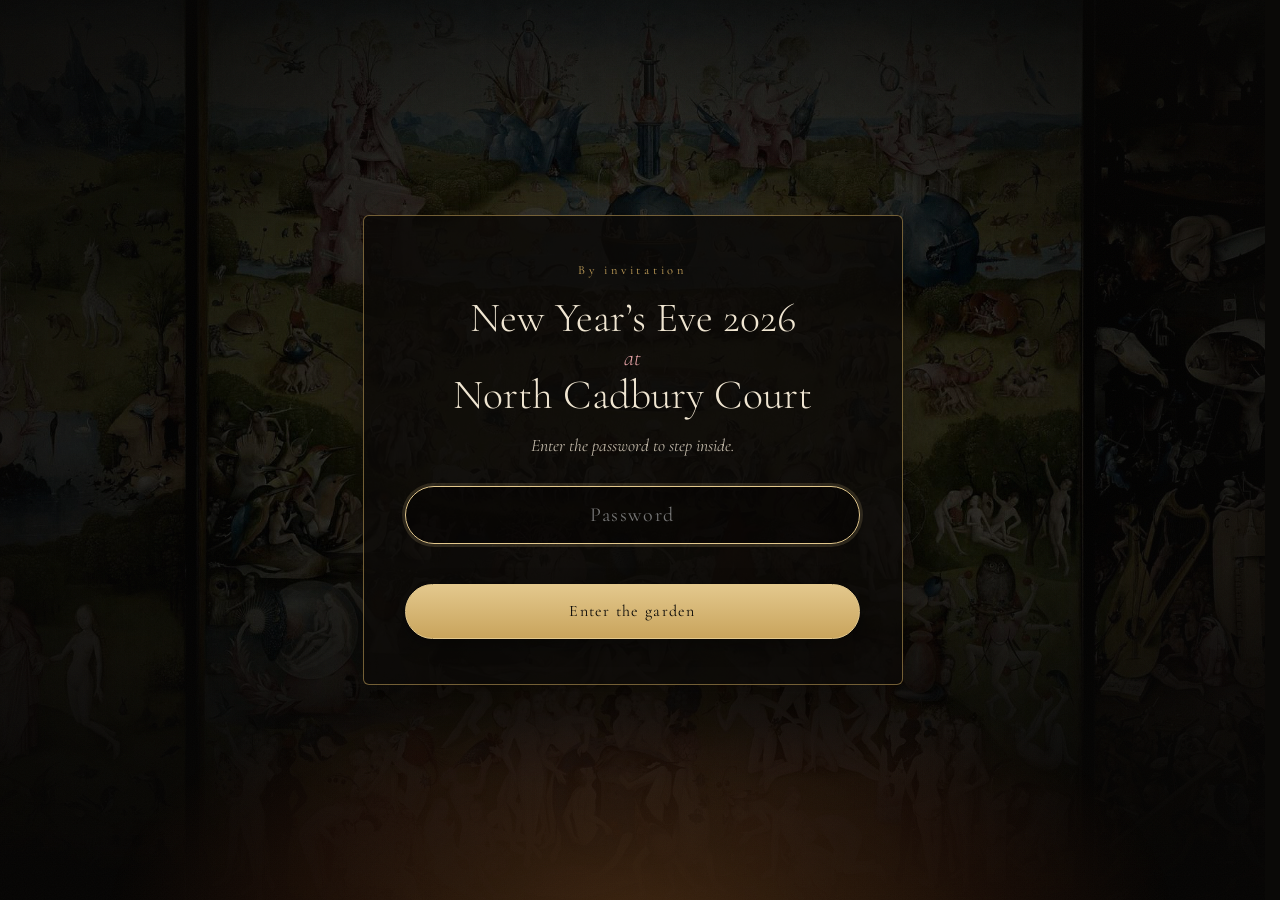
<file: NYE/index.html>
<!doctype html>
<html lang="en">
<head>
  <meta charset="utf-8">
  <meta name="viewport" content="width=device-width, initial-scale=1, viewport-fit=cover">
  <title>NYE 2026 · North Cadbury Court</title>
  <meta name="robots" content="noindex, nofollow">
  <meta name="description" content="New Year's Eve at North Cadbury Court — 29 December 2026 to 1 January 2027.">
  <meta name="theme-color" content="#0a0907">
  <meta property="og:title" content="New Year’s Eve 2026 at North Cadbury Court">
  <meta property="og:description" content="The Garden of Earthly Delights · Black Tie Masquerade · 29 Dec 2026 – 1 Jan 2027">
  <meta property="og:image" content="img/og.jpg">
  <link rel="icon" href="data:image/svg+xml,<svg xmlns='http://www.w3.org/2000/svg' viewBox='0 0 100 100'><text y='.9em' font-size='90'>🍓</text></svg>">
  <link rel="preconnect" href="https://fonts.googleapis.com">
  <link rel="preconnect" href="https://fonts.gstatic.com" crossorigin>
  <link href="https://fonts.googleapis.com/css2?family=Cormorant+Garamond:ital,wght@0,300;0,400;0,500;0,600;1,300;1,400;1,500&family=EB+Garamond:ital,wght@0,400;0,500;1,400&family=IM+Fell+English+SC&display=swap" rel="stylesheet">
  <link rel="preload" as="image" href="img/triptych-bg-dark.jpg">
  <link rel="stylesheet" href="style.css?v=19">
  <style>.gate-checking .gate-page{visibility:hidden}</style>
</head>
<body>
  <!-- ===== Atmosphere ===== -->
  <div class="atmos" aria-hidden="true">
    <div class="atmos__art">
      <div class="atmos__painting"></div>
    </div>
    <div class="atmos__shade"></div>
    <div class="atmos__vignette"></div>
    <div class="atmos__flicker"></div>
    <canvas class="atmos__embers"></canvas>
    <div class="atmos__grain"></div>
  </div>


  <div class="gate-page" data-gate>
    <form class="gate-card" data-gate-form autocomplete="off">
      <p class="fell">By invitation</p>
      <h1>New Year’s Eve 2026 <em>at</em> North Cadbury Court</h1>
      <p class="gate-sub">Enter the password to step inside.</p>
      <input class="gate-input" data-gate-input type="password" placeholder="Password" aria-label="Password" autocapitalize="off" autocorrect="off" spellcheck="false" autofocus>
      <p class="gate-msg" data-gate-msg role="status" aria-live="polite"></p>
      <button class="btn" type="submit">Enter the garden</button>
    </form>
  </div>
  <noscript><p style="text-align:center;padding:2rem">This invitation needs JavaScript turned on.</p></noscript>
  <script>
  (function () {
    var P = {"v":1,"iter":250000,"salt":"ZgLGVE9aCHa10FaMRxWUKg==","iv":"jG2Fww3EFGDYD/th","data":"BjXZoiOnn8AKU7KallP/7Zictd5FUgIWV4+d7d/k9jGs81C0EI8pM7/n1CfV5usGBd36g/bP7oeawdyVbdZ0lV5j47/x5AooctCgQzq1xDnrwzE5gprDlwOXrQShGWq98YUMvsIVzAuH3cL0Lo9fnJ+jlMQdH3VXZ8k/[base64]/gs5isq9S7q9tOlmEk/mIPLUW3XBFB56bq0BqVSUq/loSrg9Re0adgr3ZeZzbpBC9qcq0oIBENuyC19XFaF2m7R2CjfbeoqUonlszsoK92n8/txuw8C8WKZs/d373mKtPCF8T1LfioKcGrvhSxpQezRJr4Bdi1wOLe0iMG2QXvEPLC/M5Na0LA2ZJH1MMiFYrk7bhjW08h/s4XujpUB0BlFbmyXIvAhsKFVgLW/0OyY2NCF+PpLj+gP9OCOzPpdD+xbd6d26xA4rcXM5rpXLwg01KkdnIE2qwW0Ut84tpvT/RSDTctCkecW6633E93Gx7P/4BQ+Ye+8BVK9CMp5OFL4k3pyUaYM+39T9NRK1eFrSd/SisjmOGhunWDVugZc37yEE2dXm6QI+h6ho/[base64]/wF8radgxFAnIBXF/[base64]/8msYqZ5E4ap/qaTdMwrJxKqugR9u0STjiFMMSBFrAYIJfIR3B00mKj3wqTA2MYGC9Hq56y24jW6ygbvh0ki/ilm44tFdsqB0Nkqzs8OtKtgWn3DFC7FiF99z8k56gWKTpWkFytsX1lkkY83hbzl3K8X9dv25ZJ9z9ufkkSz9kIe4ASqg+SXTUJY2cDy5vtGPa3WjYpUO0hZDNPc+Qac/LO2fLWaA0wWJ93sj3BjmdU47CMNj1pK4uXiIWPBF5K+kNrZJrudG/pmP7sMUYvh1fepGjJo5sP9GpKPIU0YEQXakIaH9ZVrYgfZDNDe3sGGzeAvFXdczniPfdAycpXi9noSuozLEGPDYhEg0is+tYRj/ry+LcjuThBOLtd4E1UXJPBdElRa/KO/XtuK/jwXmQtfWOnvSU5Zr3raF2U920tK0o8CvZ31Rj6xY3MSMfsf/q8WPu8ysuplbrCGAX0VOLQ0qk8pkKTLeRHoUgSPXnVlhy/sIKKsenwUTl5EN555OCM24H82UBuYzCYkSlCe3Ab/3s1nI+JAmGy5/8NudfiMEfydKAGJEhENFfvONdoSNFW/tNvMiuH5fq+RiUzcDjp17tWrj/2Yf9yweo31VaQWQOxwin8jRmkZIyTqiZH2OCyqkLNAt1mnYe2xPv2KvSkdaxKiFYFdanO/6DCFdz/+nRTKLOEm1o4K+Kcidh6DuwmSII4JMj6yfn6YfqfcWIcVirKkZVbFVfq/J1EEkOlc2vwkGRPZuwJVtxSVhd7L1sJyiDpOjBquVKkTxiOKugqjrJ4XOVXvDmg63TAgDq4d1xbSqZjLOmJ1Ym7gKslwhWLvdQC4So6Tsc21JnCwFFYfWD/8I2muBiJJ4G7J0mwjYgYL4+wLFMvrso723X9O2UDusXmNuOUeNmTaJRhw2zzgMP2hJAoMAFl6pUo8kzsGxfTdJe3DovYePHDyxU+xGv+DjrDVOYUc3vHXR9K2Nv6x/[base64]/m+nUi8PTrt7K6/[base64]/16RVu8aNNGt+9w3jVmIAOJc5MSpa7lQZNkjCtnfSn0QpoVsZprSKtjWeR9kMna8HTP1h5ZBWHF+WHME2qwU8kxDHfMnJwwFRrHjP16GF6NqX9zJUHuDcD3rIJ1kUnU+mgwp3Zn/qM39OQg6A9N6wFsJL6D2sV7ItOTfgWu4D5YT8GIq3IyjfPAAwB1YhHJtBcG47VG86To1Zi968wC8mOwQ6YOro7SPkIWIPq7srunG4YO1oBG6xIMLbbR1BH7qzmnnMmd6xqt2/VnD1x/umoNWhPYE6xfDwLYkCoDHDac+DHCQywvOCeEiQdGUq3XgH84GzRYwP0Sw0vLl3QWXdfKYgj9JqcOhAlbbrGWaswQ29LUg/lL04lEFX8e2xpFVwRglcvbgIE1LhqJ+4tyLZ1GlO5Snr/94paxUJLBj1VdfFyzRcCNjjIwRKReKWMY6NQqi7pX5SLHwY+kkmv6p5FL3Zl8fFITUAvUmbWNxI8be3yaU+XWoqpOBdHPlVxY3gPq/NQWz5M+mlwFVt6EzHxuyKe0td1m4qmEw6uIuKFc+3a1jIDNBrTHRRKQoa5HHcv/5GNVBMf67PqwcM6nGEEFl9xR88h68bqnzd8HippiVzso0+lIABAtm1l2fwUKM/am9y87VIMG3KlZhlrz5m1RP4qSg2mE85xza7zpxusaE+0HKDZudL/WsGO3U3+4wzw7Qva+2bJcnsmRhwoll3dhHbzMU4Ph7SSFU5AD53t0Si1xvnUWwvuV6A/pq80x7LHOuTT/ZwU1sqg8exaDfN61/jQPJ4N04S7imi7x0JJdMtomsdqL1U/DVG3O38Qj4UXxCPJi2nqH8w24gQhTdwrNmtn/gs0DuP0zWzPoXeCEsTM8+LUx/AisBAzJX/d2OigYDeEk4WrmnqhiODVhMcw2/myRPsWobOCdfK8WodMR16SMLo4vgvsgRCtEHWA6ezjFIOk65EiH5/UfjWqED4sr7ouzjg+29vwX+RYNvYzoxXhEsz2P4Dx2XYHa0vm6+eAPLqZdzEixMN54E9hIF35gXFAWXBtjfiksxsjqV8NmANPubo/s1+GM2bYe4l4wwat6c/MWGoYUbEue1wLevS+dm1ebERfr+mGkkjwp7a1jwI7FVSBrT51kvOBF9zBPVcBRW2ovTzKuNHTBumCytbpAKn7D4Q0QjZyte8Qt8aanKY7XcT42WfXH+9Kk8M/HsWaoimD3x5SEG5HIvOUHDDLKp+3iieD7ZWmTyfBdT3HPX/xR5QvhG009wZN6uXyHkLZQnH1p2N8HlhN/AW9kq8GfzRLLgf3LdVZZR9Kc4BKoXTn29JjtL1ZHvxMOWYxkBgl/mYpKtfSgC/yw6Nq4DZiD6mY7U2LW4ezwot60ufUn/gh/To3k0wEXV037jt5KlbJY1nmeCeaDUBedXMjH+6JerGjsYMxUfpEw/6Upg9jbPY87ZWRP4zr+m3+C/HCoKy7l+KM6kFMzXsZ016Pt755QlGSy4vUBAAgrI7KJhCKM9BkH8J9lvY0eR3bz31c5l0cPukEe8VZFj3gml6HYqZiSjX1XfINN01ubKTIHDe8zjfbOZw81+dG6M+i3EN/y4v0soRuzBej9H1ZkvLpoIRkyM6z0zVbU/38CUzWPtpIdYx9IPdjZ8UW/VCbCNpDKxf/bWtiEvZnVnkprCPoNJL3UJanl9wNVH273QB3/bjFhpcnJUEiTe4hltmGDM0mYxKmeByfDN++QwsouFG1svxVmW+fVDaAbM2MmSyITyQ+h7YHjdgE/aju7/xTklv1iJ75sbQx7kgk6H2qhGce5UQVy/cPSEb8NTe95225sSElKnJNKa0aTDktBPQCf+hI7/WQMLM/8OPJSS9ocX9AJudRZ0VG8vtgWhEpxkRjgYCAa6vtrokkzxHoWYjWdXfhJHbv22XsFOtK99D7A54cg9YASk0jK08mlX9Pa59R6H1cG8X718Rhzcwvumi/i/tIsySXZ3I05Ell/nLxbCmKvyKJfRtq/Af+0oQtaNuL8UTOoQjRJSbPYzlX2Xv7X5nruqO0yeCajzpmNaaBaz1jwpR1n/BXAA1uPhzlvbN9gvaodD99+m8QwbQrXQ4ZweDTwfUiRU6df9WvR3tU9CtC9ymoF77jGcXnZjMoNuQbijiVnM+Ks+TJphn4NZm5VQB9Hb8ILpShSer+55/uuUPQ3c5mnZScJDwNtvGTiU2Ftlyo2Obu6Fqzari38OxH3xS/AWigp2bfqVU2DXktV9lE3AGu3N7hms1hHh5bz/YQgjiAA+3cp5AJXF40MBDizVxF5sJmIJlbVQLyE+6AoabRCXEiF2s/LV+c1j5v2MEnOjqR77LmMPuf/txEqPf/[base64]/rD89w469tGKuaujKppZXFuAG4d0NCYEZrQwRQNcrfw9i/tdsnq3wSmm6zYYWpygiZQXJrNlfXl8ChAZVPPL47IRRfhPDOgJIfyoZquSG0YbAek2fF9Dl8b/h6SaUm7Hl4JB1xzagCmN9Wc98gfaX4IZTrIgosT9F93hT+vnMvbQrQOFJ7YKzNeSM6ot4exhK0eOwyqMuHHHsWAa1M3BfYwqfmihHnL1oCaMnUcXeIxMjD9eEjYCMDr0Nv1VySnC8rrCU+0TueMRLSaI3/xh8c/0vSKrY+5r/eDTl/V4k0mr7nOy1XzOFcp4wdYjeibWG7PPMz4zw68QlNebgyrnnPBpvyFYAFxG6QMRkzf+Uld0mRcMMEEwD4iP+Mg6dtz6x5iAtHraPYJHPqMrbQGOXsHRMMBdbcPQ3SpbrsjLF+H0PXuV3HYsau08H8UymX+87+VAI/pTlgauupOhvxE1RjYMqHLQMdvGNcqE/mR1hPM7MRgOg4mEfwyKOoGehxBC2fhoSzN4RM79mTF/plmHlLakGeU7EUY/Ibzh/Tb5V0v5uH2VEpmnu8fNvG+cMKENs2/JE9HtAardKuatu3BFnPjnEe3PkmqCQkx6aL3KcofeDeq9zrMMJDOKXAhDInXWCCC/OjuHQKaPKsQe/U1qo8tH8zEI6Cr8c/qehLGmGFztD/1AlCzsXOfSPMBk6H2GvBOY/+ZGIFTAAPiSgPQa6b2FuU3C5EYbZ6kehaEcXW4DAxYT4JciNAhpPjCyqYTKjjqr8NNBpYxYreDefzzxW2T82wkidugDfW4+XZ0qz/AY7i3FMIj0p+IseihV1fXgXhF0QUpzW0oR+KhdbbThedsFj7XvVMhVLbdN1GX+uz0KEZ/+vc70zABBeuDjq7luWbz9kvNo6WK/+i8UUn3UgpfCvqofNiQy0mguyv5Ns7QFEMjCme8AX19UmaAOH/vCMwABJjFNdaOuVTsb+jpAqQ4W7DCZUGW5tMQNr9Oc5zbfnC3WlZVbGrk5VSpA2MssXe3ST8XeS8iPt88UXLBj7zmGQpx+4RvWcqwWUEMANfZC/IKCrZ3WfI8dK2V64vZvFXO5WX+iiq62dqcNqRxFh1ro2iriWFQELo0vpgifs7NGVmNVyE4FUhZ3vseVqMyhWUb9BEWuqC8YEryLJu5nfn8KXNFfldCU+fXnp4lQVPly5IiDSC8sRjfwDh8DsPvJd9nhC9EnEC+AC9n8dWI4Cv4l/Bm1YJK71fab7js+k5L6KCIEPYRirkW+KJZG5/q2puaLwXhm1APbZpZRBGFPt16W1fcLWZrnPbowf2/mNlEi41FvvNooz2rdI4e7+rphn5cBy/b2qe2F0GJaRFVy0Fwgsfyo3Nvg+tEQ6AntxW9xNmWbf32iyMNJamCbVFGW/F1TPbN5XXYZ+bW304moE+FimKOFhtIX1BFMsB0zBQN+ny92rSh3Qg/qZldU3K3/Rtwbi8c6sJceNebWUOnt+aiZXNGPn5Rzt+5nQKlvoSklwhbyuhDSAS9Aio0uckGe/Soo2JM5/6lvnUNc1S5j9XVL+E6CNm3Te3OB1qMcUQ7orxIygm3wT5aPVnphzlbMCYubkoQs6gAsonH1dlUB4Ig8tpadmUel2VTj0Wso+xtofhZwM7KE5p1aLLQzzJIFQZ0IlnR/h5miMlBnr9LFvznCyMd0ubEiR1R6UlRERT1P362Dsv5Tn6MtJpUE0WhGVRtj01fb1TdBmkGIIv4sMjhTrmAVyLm/vB+PPMhx6oaln/q8+IoD4U1fX3lHYaf3t3f/FS+LnbRUaCDICfVdN6ibtpqj7LcHfzKGOSNZfypKdSuwLA4Y+O3I8qf5Tf8b+K7mvbVqjhFoZqLx3h2z9ys+0b+iUOAYYWzCnIVqerMOhLsNp3f3nucWRDcrzd3WmgmhC9AiECxQQIBlNZo30yaqDP+EiE1hjBj/JTYsN5rqpNy7NshjlProD8aJ7825fUbM6H9434mTCOqVMjYkbCVbTbxG2s1oh2uNNLcd6qA+8irmOXr9AVJVxWe1BZI09ZE4/MK7DWaeWtmsa2vvS1rZdc2RbkSvu445KjCQQveMpefHmy+ucdfL+agyEI7v6kvK65/PBAkPcCU304ZuDgd+H82OO+PxmSTSfUfMB/28lquI6TEIjDeTouBiIrG9ctC99/AFed/C4vT1F//xNLCngTT/3j2uR1xg7mNgFUxTpHJVznx3phTl74D/h5/ZdyJTd9Q/72HJmKK5cgPegHINFkdtPiylb3ESy6DGxn7HGbiKqfivF1uyZw5I3iuOC2pFowuPtRmt3JYB7el7YpLvKHB5pUQB/LhquNYuDlynzaualo3IvjNzvRvk7ddKCu+mI6PmiZMBDqvUUnfh84mRmhABidz/[base64]/hwl1dItf8SXFzXVB8qpyoXJVSSrrx/MXP4bFf7ztJ+BwPR2KWubIzalg0QGYGOvPWkC92Z/m09l9N0RHwsK91X2Qw7XFwsNyZ80tn9sQ4mBnpTI1uvLaOs6p8nuvW2r0wxgqOALkDX+dDJr5MUkoYaY8fqRKXQLELiq5BaOqp7+Qor/b+R63iJqlgSusDMOFEH597DJEQuQjbrhAqqPhoeTQ1EJry0hrQ+xnaVSiF5ocPal/LeZFDkNtlXmgjkrEROeroAISjiNf8Nb4BtQ17l9IEebk9gr0L+NM8nqQpjSp01NkcmAWsi6YrS3+Q8ii2fA8G0jSDARzRlquR/z/zDqC+5YAesC75O9qXGUVN8BwB+QN9U8ceZp9uecpkJTWH3yiS1hpjNGm9zPAdFma9lpzc/+SlUdPBf/GwqaLwKUwy852/hg5eTo5P/PwmOPXXNIppVHJvekU9LD+P1xMeInm3zBP6ESTbH0lnZwlJkZV0xetJN61LPXwPFYEncmHKVg/HCKUzdaiUepmsYjZciJVedNlVMdiSD5a556pLPO+y5+xGb/Y17U3i9bB1UtH04R2dzC5kG33NdSh7KRyuIVXbnUChKRV0q6dGu1qgqtDSXNhVzWRsRlgZFmKDFqbAoX/RZa48P3adaxIIggurwgwnfvZxe0iguHUsHJqPdH8N3W6bSburEJES7i1YOEnY5wIWG7/EJwl+ZFlEqmHIWV3iS6jBeu6JLIu0nsdj8Z3nGB9RfgQp6NyCoya01wlEnjgLtbGU1XDl5TjDrz+8hE/FBu8t3ZhYbuYm7auEk6E0IE2KCYnjDhUhGiP42J+h3OFoqrJ5UBM2+RWXBN07Mc3RPS7bAmZpNulNO6VAsnGcfAS86/1gp97gcQS38/knUzSfj1pC0BBLE2s7Ue/3LvixCcwuSUpryXCzLChlLEFbaYLAx5XdB2TtK+GHr5KBJvTTOrrGQVgZfhCjDzqpOG8GeNl4dBlQ13hFhKhL4BgxXX1xYKqP1ZBESFEgx0w4grw+hldJSsbKH8wfG19uuzusojJcVi6Q7gu/b/eNhMxNMaUEu1Rww/hJOXBRrdw5cYTP38s+AOr79BjY0THFnDJZd40aIWmYTPAmKejsNoJCjUx/ykfXyjbpNKYSpYUgL93rTP7XYH2hlzs+d7KO8OAVerXf7lG/FyKCh9nNHk0peRdZKwA69o1vbQ2GSnLKjdd85BBBiRUD0ANe2gXw1nJapH/8snJAOA9Pbi5R71XSRG7ycux2YSPrDYbC9ypAKI8OwLeHv8ZfTMtCbBGpoNC7dEgU1w0aR2KnAFa5S0DPkXcvQGgWIjm1MXm20s7YRLOlA4CdRWTeKr8RgCBObR67AZjDTXh/eF6BlrmJd3dI4ps7m3HrY8WNfYjzeTp7T1Snw9W6EaxanTXyCU/5v9+mcnkdkb3LLipBzYyw4ePZsO+sXjsa4ddhz5AXO2qRm0ROS53PCv6Rozg+wKpg5wz1xFfDA4OIy9G/sal+bH1mUv14//KW/FtF+QsyxdNqW8T/56EdSF1+dekN4CU+73YOumgUJO7oY/3YSvy+SJk7NJGv6b8IMKM1rkbaFYQk8mUWe2fgobe4dLQOeSiwpFP7FpNWnYLsua3TA/+r/aOwHJIhW2HR5aMJaoVrLe0j1Fm6pbyVossLUj2cusvC7Gl191fBpp3Iv0CHu73SkV/eNQfZlUet7PsoiyuD9QKd5X22jUjO8p5RDpANuKldVblTNBp8ay01Alm06PsF814wTuH4Ml/gEr6cV4hC+WYmsKH/FtlrWGLQ4AlnKjYzOjSGfBygj0m30KaRP1eV/Rd/ZWjndsMj/MLJLPww9zIhhpxETwUPDpIkDc8lhIwsOGkfumqnoiGDREZUWwI8sJnNXAKtpQ4X938gVVd2wUX4VpjOz/WBaKCNyAHyIZRR9HHon5TTVpy4Wky5AmHc7rhVEbEcgAR3Ke6GnZb12F1bMoS6dvrsb1odvA6d3OiDOju/VrEolSLJhG9ZT+J2av9Fov4MguLd2u1NqAwCfilOzvh2kdEpMelcTvLQbH5xfUbyCGYNLBgTjsHisAWSivD2plXot4/4mwJWv2LWf9jKoKg42Tsx2/VxFyy1hjpUG7gVdsGk6OGL7vDRh7mCKttvhoJu6B0bey6D4aw7KwdiuEh5jsaRQcL2z/vDYt99OPBvqc3aSD4NdA9w96YrEeeHEMtOsOxlkhSjty5s5N1YLDt0lYgeIy3CCsWrfaKEywcFk52YbpYQMNE1y8H1aEnoaiX08pG30pLO4DQXCBBJSWHjhoex5//8wJe1xdZ/7RVDji1ta+cxTxzuNio0gi9TWAXOz1uj4gEZ8ODKOztvLE3O466qv4QMZtIq7cwiBUPKkm+PhKOjPZx/gqhtNFkLF4o2OOWVp1cwfX7B7OXOleK9IZUVpmCisdNjDqqGA4/NLrRJrabTkQxUcHhEoEP+dtfM92Vbz+uBXmgm/DlaKgkQcvRoeFCZs8ugyLSFHZZXW+jOH9YF6+9divvjqSk7GZHMZyAbr4aRPYhav/YzMG2M1/8kS37gBBaqAJM2FNOeFW/zTbIwlVzczVy865vD4eVeK4W70Fr5kBEzL062VI286NofSChl2ubzFwyYpZE8vOwKEcAWzQ8QnMeO+AwgKvO56qJzyJrfFPIUgvove8Vw1stgMFuTlFYBILiwYBMFyZftvOchrec29l8JoD/yuEfwK0mGFAmX2EoklUytK1eA0BgdEZ968ebiS7znzmp5M6DFcWzjJos7VXxL6T/0T8JXFWTq1Dyg8C26AlZTOJF8LYGSY9wfTf0zwkZZg4rUFADp5TtmvK84KXvo2xjWsS115NbxCJJos8lYyN6QEpeSbTXIND+G0Yd2bErA4vQrOKkovDgY2gQTb4Ij/QLFgDi60j+SSrbjS8T5pET80du0k2cFfyyG6S/+QAlkGiNoZF2RqERNz8mQeNYgqFPJXOcVQwXvRwlYkvOL5tGrMdkFhxV+db8sAXZQ4+x8KGmjuH9asoD0SX98lg3rakeSQ36k9a7wAyjcPKovySwbQxi2HITfm3UM5f0oZ5C4TyRRAPAfa3zkOQmY2qnLh3gzkoWLt8NnzAICrnew/7dTzgVjxa3xHGYiKL5sIUqWcwUmMVcJO9O/[base64]/5/DjFeodw2kjAB7PifnZZTA7+LhMEupZbP1nbYg2d2mUCwN1NhOkKbTghtTGsYwdyf81x1OPFnT3JLIX5lV/6woXun/F4AN5QSHGU2nPfnyRYtlzzD9k2ZVVvTvIy1ka5KS5Ul08FamYg0UjBXBmRnQ+Mud5hIbROpPRWkwCvJp3iJIGn1DQEjpLsq56UkuCfF3qVbPfXakhYJCBsD8KgcArscZqb/42BtyUGgukJ/K6hUCd1Yw3Vk4uI3y1G6CulHFx3+rryB3SwPUB8vsf0nMfpe5jOHWuopxEl0fNkOc/[base64]/iLBofpO19Ed5XKDtRUA16SxRt/qJasFBainY+MAe+W/IHhriUzjZ1rJn0UAvqP6/1pJqbRvfsPCfTCEcCKS0axKlZ+pDm5Akt2PfAIap6YxRIyVNCRbf/vwoox5ovtWpKfD1+ib1x8RrUAOyqQT8jVf3yUjpGx08dU/T89+FLN0o13V4VvX3YSSpLzib+H24Z+zjddZHV3PqyFXxRX+Cm7xvYCG2mKwFYcMv5895se6LLj5I3wTiV316w0vhN6W4O1Sr0S8mDiAzxe+rk7xL77gDxGyO5YmkntFUZN/VkG1qhsfMj7+hSKOd7xEhIFZYby/ela0QFnFGk7fsxPZpZoJT/RNxxd/bR6aKitSqVV/UgkeCTZ2siLvDkOI5nUSuolvaJWn0MT63HlBtYtHuehijRfIX7tma/uHFVDyxzAe/ncUHv+qW55+uhBE0HxixMpedKr7lbgYL73laANz4MbJgTBfmzP78f6LVxJbXdID/TNC/odKfGbEUmLIi8LO6iFnmOzGSNvuLuaFbG72vdCXMZD1q+26Om7TqwNpRdpu0BfF/7o7jzK4chWmNuHx1na2ZaCOFMb1cAFpaP15zTMFOsPUPZaxfJfb+grvm6oympNQ62l+a7zb1/a6D2CbZR8DNemYB3BXzCsW9H1h5Sk/KaX7nV/zDznLwW2nxwGY2ZrH+6Cj/X0CyQPJPDyyFRzkWLXfduNH6bxxr0jd255B3XIqrXGCt5LnwqxahJs/YUy3W4pNQy9SrZqwI2FztBq7yC8L/t3Go4xtBclvwTCmyQ17hkvZgGCKizjBggx036kWcbppwh9koC/HGjUlkNtUj0YxvQoGs1/ugk3PkjSNwRldlBv0L5UV+TRwrHB6lF428HFQVcQZrRU+wRVKk8oeTqVikbWZD9JrXKnrv6lfuzdSV67Dd9A7EMz5DQsP21GRkEvmpyBq4/fzHyywOX/Tbon4wDUs5J6E0GLWsJM1Czx0xvAqcRigRgQH/ezpuelqwjthCRW0IkW539soP6jjxgDyChskbmBUmjQJG63vhRjMwjLsJUuBzvP2TARBzuJeTQ2ZF+kw1u+F1QfAMZ4NIFGSASeQJCuzMsf6Q20OKbuHozL1hTZBtgqfaMbyeNZhOkfyrh+vrVftt6KjcHicazFprRlER4T9aq+cSTZZf+4roC/2mf6n7xJF5QnpG0ISBVAGzlBTFNxN4OQq5pEUCELsXsOm1CGHJwbWrdzERWsQQDwsS2Qz4MSoB03iG4q3Nq79pJ2wHqzz0TxijLrO3JSGZMADHYn15hkPNZR7xMJrvPsKW7+W2EjeRAxZJJNmcsJS0h+iNRleXq74QmcL0/DQ5juY0IG49Dw2xKI2B/ZnSdKQ11P2CAYZFJbTA1cipFMZrYgASfFa6CiK20buXkffSxEeWh1cWxBoloV1CETsCoEpMZt5breVcfGcQscQnG6n1Ogh8lKXNj7luLcWgP9vDA9TsTz8j8Qy9CkH/odM0Kx1jT1X+wkOuumO9A7syu8ZqErYgEpq6acNjuqnFdRUMuQA1uTXQnQ2yNTWys/YNkuknpbDOwSQBmUiIfZx5k3rfYjio2dQ5ipfXVdLpEmArszQuN1VGPZOT6GoCIZnjA0oN1vCAny5ys8KeJYFzyxW36R+/ou/RTuTw8Ht4GxWvSahwtfnYuaGOoQkQti1yoLwpMfCDacFoNqzNzdA/ZwCoEbBl3pTtWfj7aEYOf7UIwD/Wbq5TXT8K3WlmTppGE6y0Q4q+LmNukXHp381Bwo07X1ArAffar1KOiPYH5Yg+7yF0s4MsSG05TG51KAg1/Uz+zvVT4PRybI8F4vQKW5mvN5vcaDR3EedNW9HXNzbE0MFPK7HZy9BpnadU5B0Okx2KShdadP5z2CSeCLwhRRL7HzksfuBuKYrSxqk+AXBL8BG3oa6PZ+BxhX0g0Pf0pd3NiJT8QuqALHSHnUJhxgqrEi3XrxlR16cb/2alB4Zv82jrva1WULTd5/fbDdvqPy/773gzIbTbfAe6Y3RRvhCpTvM3AS+SCkdhqLOyrHUcGQ9S3n7DM9W7Z2z4yiPiyt5I3WZSQdYgswF6o+nLvpeHbG+qAzMtAgdpB97e0hJ5UICVzM2LA1/8LNARHCOj7NEBtqnKk/asec3dp+zwByw7GncEbHuB21UO/iO7A0ZwWTVO050K1EE+fg5qXJdll/wuUeIItdd69s+Ff4nq83dqM3oAjoAzMLcP6ORnwHwbAb0LL92GOAzUxwGX4WgkeTGtTUmVXBITx5PnVlA0ThPTq6bTaRzy3OgZjOj2l161Z1H3PYrYhLKZe/PA2vAgxToP724a/[base64]/KDnhLNYtwW3qDzJKs7mN3sk2N6zNpILjeq304e74hSHkxhu6crL4Aw7QqTs+4f4MvTa2tXrqweXiJTTk1X5Eh+9IG881F/e5ry0ljmwu9PtFfjcGbniN517ylEBTdzHduJe24A6NAiAj/YL339pBT5sj4/cosq/qloQeq2DsIxcvjU6yCtGTkXP1vzwY+HPK4iIB0wnp7rItPBG8lxUAN7t3Wok02OUpN6QgjyvB++4lMzNIgtGVqivm+toGQ+oW6ZL+flH9jqR2NcG/HXBmolxDsrNoEBSjnapq2ezwO7DhycrAUX60aJqkk3AOp/9bSFNUj55L5iMJFTPmux1ZCV8bNCJeTgH8/1RcR7q3kH9ze14LjFkf7j7XLgYZgMxTTXereyS2WeqbVW6EjSXD9zJ53IOg5cjJ3L2ArqCpNDBKAc67Y0wYX2AlZ1cni8m3XKosi5rB/JUumAP2LV295DDLdt2NeayBPKEAE0sXZwxfcRcmAXJW9lvZZkf+TM/nbgk2i0wdXdeORhh/fp8WMI3jPbGGZToVjhPSjmc18kmGQTFkU2E3edYoXe+gqkwuhdKhG8g3JIuENnetSZ+PWCmVCg5h38R7U60Qxzx+YHwY4+9jm8a2mSKYnVn/kOtgpOPnu+fud5B8oIICOE3WzOmxcFfgigS5EqJDl0zXC+OZ1SzQVwPYhi7A3+5drcA/[base64]/Y7Ty51/bOz1DdlYmQS56L/0EhQnOKYHEZ3OWVkyF7t4N39X+1PgjWpW70/lPI/dJeqx//[base64]/uvzFBcPdDxDN8ZXq85bUxc5pg317zzrIZYT11fcyM56RnK/KP+RY1YSuSgAQS2xVqz+U6tlZSf+s2BuGRd4RTBRp0fkAMcObzo7WRCN4yGnxAXPKb6TZ1xwxbq9EFLwXvliJJVRv4i9w2KKT69dIS5vinYgYOg55nxRUNUZclRRQ59FbQ7hrb0Dvg5hvM6ECZg/wxUKtkm2tI4XooBchuYxy4axLKLTdjnmEH0PjMqhbLg6XVso8fKfeG+QkR5//4/gpnk3r1VyTNlSFS2a/gmvwkl7RnTgHRQiN2z18r6MGKYTRmyYAkApA1uJQI6aSXccEsmFYUfsTXdMGFdPbTwVYcSsmn9tWQp9BrBbaxxMFaJQeMcM1dJXq4JRMi5CFlg9oqiORpJu75HI/[base64]/cj9p9ntsm3OfBZrAknEnLQ0+444rsfdd2hrGDJAMxQngEU5WjbFzT6+1tir9l64o2EC2V3BzJkgyHmnkqW3ssDZPmismbkZVzlVzHOvsdcGn/o5mh0lT/p+386Iujw6RiQ/2zSsUayqm8T9fvFcJKFnLurPkDSFEfZlOaHzjJFrMlLZZHDW8QK56PQrE200AWAGcNIUW0eCAJkSqrZKMyDx8T5E0ccMrFWypbieRXslBrIG5PMCaB0O/eyO4dCmwLfSgEW/o8qc9GhdSoff+m5lTPd5HDujU4L51LoGbISVyFEDqdP2rwKgdaF6mS1vkEhR/n/db6xWDVpkJbgYQyARAnmx/6l8u3qPYTNk4HvqjrF8Q7CPz8vJ1ieJAWpByOc7/4WKdcaCeFeWC2oroeGxqw8pVb4052xJzxa8Kn36XnBPYjARY0UG26e36Mojp1pSvLC1C8Cklt6QWSvLT5keI5R0yq9eMsg86BFNqMDCO3OEgRYpsWmTfvwy32BK9XxKIlOKxM6PAeSlh4JT76VZrHU7JyDZyzWb8bObt2/sPYHBv59+WyVBKJVPOzloVRpOOQ/wBZHBu4uIO+uJwEFrWpuI4xjE4NxrDRBOxDtJ7jT4L6vnytsKKE7yxH8tMP/j7q38+qrmuWZXvG4j5fgGL9B4fBA9Lhw8Y+fmSdt6+7LWYq1rBkMZYrxp07SacXpmMRWLkiosiZPO6CJnSkBr5jwPyPBC0wqeBnz+rDloOfzcQ+gXyrGqeqP+PobMUCiOwVia13IghemHl6aAxrAsAeiXH48BtXGsd27l61CBpP7xkD/49h2Y/gmvgroiIliIVtU1bM8YoD0t0vt6E9KYDy/[base64]/PYf2ZGNIYUnb/8wwJ/L+97OFOZwIRY4d+GW5vqOWVnd2/n2F57iXwtgulxP6M6uicm7vqTHtqk/f5Mug5ME4w7PaD1USjQC9/nIMYEMc/WVeS5Mptwu5Mi3LVj+DGpFqFtzumVZC4BPVKxR8qKJ0cvPsl8Eou0yII4Z6wA4w10gpnuLOjJVYedrBdYL2MLThQPkIoFhHxxX9tw6sFniEqj5ZTS3V6sSLT6GK5nzZArJ4fYDJAtweslyzi/cvdl6yRGhjrw4dtzQrPvGIxw2eTFgYTuav3JUXXkLUF5ZZxxr32m2hMQc15knSZcxZzBuSlNNG1zkmOueTsZn3vy9RNGgxHeraRth+hP9/kITUqbLo8+lXRCp8Ap5Ukx8z51pG5WH/d0yTU0v67WXzWMnz6/[base64]/5LD60ir4cct2Cy+IynI3jw5YnW/Q+KYLyfMLcyb71ZGJbYscdcF7vgJa1FgNhep2yEmKVu/h4ACdRC/R7C5GUuefIz5KPiZOpfVadkW5WJOyMvOZX95j7cN5RkKgNc6k/[base64]/Vi4j9Inm9RF0qto3MeMXX4bSZq9wmwjrCLqQYviHDbTcWxtrXwHf7iq6n0KIO+9fiX+g+rK2vaknK062QyRbqdgi4K9nWaFFJKf/TOjoodeoa2MjCy6V4qkgBa/6IHBDsAIfgf4lkmAmRKpuyOM1kmQpYTQwKc8dD5Ua4wXXSI0vJK0p0YZ6urHYeQjMu+crt8YFHg+Y2WafeBhKG8VjiDQyy5g9JYVrmGcDCfM9tCtUGEKAKBMZ3iIVm/0ygC+mIXyYIAk39CCDx2XFGGQuC3XAXPJv/3CdYan3IuGCEi1sqqW2F+UCQL3L31PnPtp6zUggKMRl6tNwGwb9n4go60dav4DJTpN0NbVCRk6RPpNrLdvkkxIqsC52i59N4/M4lsMSzt7z/A9/nJlqkv2rAKaJlSu0GD+tvZQzDYCmXmrwlG0qR8lsh8Mypqf0lwfSsQC5Gm3y6T4WrCq9mxJoU2CUFHgZXN6WrRN5koP8UFQNj5Ipd6BsEioXJcCEM3T79bf1fKEz5JRpsDdeshN07MXhtt9UX2UVY+36pM/r1St+A8OpHXD94DkkfmlzHg6jHGhH9/5AwdDaOZf2NsKItetw16fOpWTDGimi7Yyy+/CvAZVP3wrJTTuNq8ricNA59mTEPIIAwRMR080xyUfoDCmnCxJ41HC0DbNjO4icKmBztr1/zSNOndGxSWJCZ0UpFuo/xfzfWugtouK2t1KvgQt2wjfUjIRJkJBWhwO9sj0tePD8TM6sFZKpl1o882zadw3js0DlILyP2gVHKYt/2QcEOi8yJOExOEWYGn9odka2kpUdTUZXur23cqMcV1Xzx52Qrdy+D1DNVqYicB+pfX2zAFLfGqlcWHzYjvj6xiyTzAp7+Gh5qZu27PPlyWnSaSB6LbATY23PD1CZzJlNIKKw3Xn/1BCP5PCPQG6W6lW79dvLDRHAB3zwE4jvV86y0w1hOW/GBjTYJQJ2x4ePkUM74uleB3Pb/inHWZsP8ChKWNLiSOZwopZfSctMawUGqjfkao/4Zq+SEzUZVzCl55v9fiuz9URL8+YniJ/XwLPmx0qjrL8G1TWKMrjF84F5tsnpp/deyTLfdx1iVsul64FvzQiXdjc2GpTZ9Jypwa5WGyJom2HUBmyGypRix3hHu6dvxLLp6/BFW7H5ZcWPz4pd4rylq7i37+V3NnShLcY9aYztLiZppur4alHsl77W9txL0aBlX3w5LI5dj3kInyJ6M5frFtZ4X9T0SOM6WdLg2ngQoW808YPMPmJDHiUnxuP/gyEWEhBn/kM82Y5YBNBYWTCmQ3l0uaspSKU8CpdPYjHmUKi8vyWineqFTvRTHrDuyJTKRrcw0RrMF/kBBryI7Zfz21V21ViWyPNVAqa3Pt0Bcg6VG/BD2K4S4Z5Tz7zV6RP0o1+wh+kykaOVh6w6+eb1DdkEy5zTgk9ZxUiIdAKiiUXfzXQa5MqfPRY42rHez01OH6xQyCWRXGCMzY/[base64]/CP3aU8DD+9tfskkLUaINw5/Y8wTGm6AZbXWswLQ7TJXn9b/1hO47bLY11LZYZq/iZb2DlrAVSb/7Lht2lQONy7xdbmvbkOETn9a2vB6UCc9zY4RILV3unkVeZSPstFqZbx+6grNxmbgjane6dh0Knjher+OBd55r0hUlXq71Ppu87yqTvWo6rUYGIKMJKHVKv7DmG/BTba4hyxh8/jT3lME9WFXgfAAoJZW1g0XMj6Cy/PM73LSvnH9gvPMIinHwuyXIHc2DvZSpgDOhDBmeFCBu6GTadmmpzOZHetJAZiE5lyYmtK0iqpJWUF3CDeFjzVNj8spM0LqBCH5SRRYmaMOjbsnVz4iVw08SMOP6MmR3Ri5HHUVkx/JFoB6HUPlT2sJx+APH48pTMGoX9LwZyKc3hshjMkx4y+6IOGVOvXOGP7lWpEs+FykHJGG7BvcJwXkqx6/w53Fz2rpNpaSewnsTc4MVX8b1cMFWXWAyahLFcaidj2+TR/s0rsGS2f1Srk3xZZIQTN7Btkf9q+lV2GkZvntMwr0Ni1I3LPGXKGUbGDF/+sdPnlp45AIX1V+CGOP1XKfKrJOyQ8NTo/Xj6cVnqz4h+CZGTA4nljiaRaLTL4NrAs1oi/hLmgEuxRMwRVISN2Z7QT6/3rXoTKUfoNSOTGsDXdvNw5qCyPXF/IzrTqYeltdCU41bX/mUt5pUQtil/HfX0c7QP+YTUoKEUESps97Bqxbu+O45YlK+bK7xysN+wxKMz7tJtTdJpVU2VZrDiDPX0Xu9/C6Lxvdf8I9Sptl9RXjSAOAgGjQUZHqiu1y2hzxEZO76qh0YqaWtTXxYcRll6RoNGx/HO34CZCBXhf0kOjwvU5RzZKRL8X/sb9iNq7X1K67+QH1NGuxbANwrhE/rXzpdBAAOj5lSWrvEFbgYG0KiLIZHqbXTrgCgGGUnignHpPnp9gIsg+IwccNHbvyhCuHvRsRfeepdpU75inMiTKUnpfW/fqzs3im7HumFQMeuDoetFktVHIPMjKkXVEPVmV49jL1E8F3AFnz22brX4TRg2OWjz7ziKzL5iefv7f6LKHLyDD5JO1+Gj2jolNpVjl+d3wzRg/djCQo2lG1h9VNqplWEMm7LaKbxuMTeYRsboWgliVzPr6Qpa3LevRw0JkwPx7lF0YXYHHisnLv8vXubFRnOyg6EIs4gU/iVSyxvHQh7qu2NlOueAiAHlNBTq8lXzPJ0V3a3jOW/j0/sXfPUVAb5Qmg3AlIbsU9QFUSw8FtRHqicfZliWnn2UQjGT7+APGRXr7v/K400F+K9KlwvzNOfSk/uC4wqiubUgPuSeHNiDjwj2HJBlqX1i11rBfaQ96LOw6Umkjbnji9CW/pfOxzlkWE5B2NfrNMyBP7ph3Egv91sjiztoxz8XzuIb6E2xuKiRj0Ku3fejEGPm0LlpcsWEohcenD4CuLbEbIW/x64QlAsDPUvUv9Z7X7YqCP0o9HLvcseA5yStqMJ9352cj8pQJVREhhIWCQ9j43vjlfMlH7+NjSaytOVCuaSZgpwoovFNsojnEDtiGl1VVtyz0PkjbrsUawBOQ/rD4oiLi/YM30sTXyx/[base64]/x0sMtzYs7xTD0GGorc4xpLzE0Ct08wK2KjJo4gGcmYnRK+E8vrEYldtlrD0qHkz1kELwN43TvPZcpk9qwX7KR/bTskhIZpfr59sEe8z0eqfOxEd3QoIChu3UrFSxCZPNeKPO0ZpSiOMIMRqBP/uuKCJYfK1UdJ7KZGR9+Dly1qpRfz+1ZHdQk38/8T9Yc7iAACdQpQEJpux1R63iwrQ2sHZdbMYjo4WL/tAvur7HOkqPRUpwbN+hRyi6m7cFicq9SCfCk33cpN7rTTuRROI0JymqY82r+ZGcmQ5bD1hnIiUo6AxhsxITsp30lZ19olzJpxGW4czQgmdNm4L1MuouXEq3Pfh9iYOa5hjTlkuIOIBj3m7UvCLj1qhKXsMYY3quI2SKd/T93MKj+BahzCJZma4n7+3/Q3H1J8VcF/wYmioGUl6B3uSme0YF98Lx5hOVNILjs8sqUmiVr0DRCJZErUrGTnatpaiKLpOpMDrJGhF//U4FtuBpLTN2CpDNs9HKIsu+7ydVVWDRfzbI1G0BX6my0Zm2bxbIKYmGSPBNmbzRmLKyQmhgZ9Q+Eez9fCOhFItZ/WeofQcTbOCn4uSDweeoLsSHJDf86jr2I5AC11OyIGdWCqVxQGR8Itl6Q1BkdNsBdXlnOfLhcduHQ9fHvKR0N3yPTHA5NBkyEK8PcM995vKVrVI9nA7ryydCQgzXfXeLgtO373N6bhHP9UIgYNI+Ko59LXw6GTiQ/cr2xc6drQBiIrja3J2uiwgvg3ywFEBcjYRbCls/YXxHPTS8KBDoX977/lQQUto5LwIqQquwQI4EPPk1lRWJvAgiuQEdkB8866YZ+bYceOEkzHtNSjipLjgqprhVS1iMkJBK9GuMmQeSnFeoqdCD6YL8lm0UjfUsshpxO6S278fEzfbwQGm37TTeXjEGG+AVaoloOiiW+q3S+uITMNdr+4LSCV9dbAkOJEER3Gqeb2GlrLQq8VqusGsy+GrHHP/rF/k8wIdBQvXww8TNDydaoWWDoiECdnfS9QiRVV3ytATqHR8RBRYp4j+UrpNv3kUVl5CmZPROVgdXjs3NJlhQ452q5wgGKZhswsHzRNgK2sbaur6KVSgh8tAmyB1uDM/G//75ACZk1JrjgAvfAogwrybyIohwyFmSmwaWa+5NRw1PBvbYo2gn8WUXUTOopakSZRY9cY9BCUHHR7IO7j312mVf4FXUNBDqKeFxcqBpewSzYSNeEaf8OEP5YAS01fSl2zPUA+hf3oaB+KVz9Xpq+NemwHblGwRHewV8lF//IsZO77HlqTvBdVNycXeIL3RciJwSQRgS4lKyol1oFDTIUl6fnZut7a/667d0HIbRm39ykPBze4QrN7y2NoWoKPLbR0WjIrma6LBMZJZStRZW8Mpq9tECLrBEM0Wsbj1EUGkONBOPQrNLpFDCQl9Sa/BO9uqbKtsHx/musAy+fg+HklBjFJoame6tIXY7Ertis/zcyiTyVVG3YfAI6/E8hYtwWkUkSBEiTsBeIP/M/[base64]/8haEgW4SUKeWktl/r3ZC9YP6dZl5NoWOJw3upUZ2ThNTT6GZKC0Ir3u8J7mlD/10Az4rEtkrRi1XDY7zacmZZoshAK9nvjxP1Zo4tckAooOXgeL8d31JqTnxn/Tp91YrOcofUZvZVTiym5q6sfuubCUX+VADfOIoyyqLiSv6dCMwcp7HeVpPIfEfRuTjOXGhX6+V/pOanBqmA9s8HdaLqhNrA2L7IoqBy1UYGM7p6b66KlclrUhPLVSemDMcwR5p0TAjWRuCPCas1kh/Ox02QVoc4QtMZM1LZ0h6ETesSmWDst9nVTl3ZluNnAMBy5bQ5SRhto/[base64]/hAeYBzbP03HVUf5XEBUMU9YKpE69P6YFhAu0jC3TddQTuSLVSGz3O8RF20xm/G0Ic/s9bqLPaiSe1C0lRPfiSs2B5P8/t3bHG98OnoPCGH+SpFX7ZvDFT9JWO8JYJ/8yzb8RhWw/mnL0KcrwoiyME9BXwlRpvhcFM4SRO4ebJhCMoG7PgHZNJV2a2FSE+c7bBxyuiflh+2/M8eX7btI9+b4Wez4awz6dlCVS8tdktOX8oxTSrKlkx0zsH6a/nybQgmfOQBgkLOeo/tm6R5ov+w0/iZjc+BCRfemWXM21YPr0HbY0DUgXr8YEUDA1CPjMqVrDN6rkUjNGdBhdLVh/dJebFwkF2Oq54LY/AHUEKyNTAs5SwP1bHkbdPkb1JEQABNFpbbxqW8QihibqnLJkwLS/E1FCa6/tN/2uG+AUnGZfWnTZyIu42HeZ3guEhRD4hklUwu/FFDBi+7pWKwS0Eh5CUHf7/MeEdWF5rg2XfijzMwt+EinZol7+J14L0/aQxCA7s62o+9TqQFrr0oHvP/XIO9j5rvJdNl/udJ0MlQEBAlewrcy8pphF1RQD4rAbdmPxgpMopxj7LKljgIJfBOnIljSBZjk8LRb/ulKl+6vlp8oR1bqU1A8DYeKzYxulf3vK2/cXGJLbLY2AX/kRZeGBeR3WGN8Klca/EPlvJJuPb8VacFGCPBlgKsq4gSZi+H+SuZxVsw1H+w6VkV/Byz+92QPEHWcNW5dQRDOwj/5Q93Y9sAnMhTprOV7zyUfgHGLaNq0e2BpLmuX0ApMod+rWgwy812Hlzx853k+qyA3ZNHNCFyV2XfESdXdGxWrqWTJ1tsx9HJu3qxrtXROh4MwIfjUy5paYlU3+oJ4oq20K+hN9WtwyXSR7gPD9yQ/oqu7/6InhwAUm/Il0j2f08VSVSTU9AHWzjBfhmKXw9+xb+0vGXOt3Z6GGG+nGeGCRRJpprrkyW3T6gkFBvxycHw2svs0oapvsvfZ7Y8TKeyJQHPPqJY3vVhRBZzccquohlpVAbMlJvtB6LbUwOrVWVVc86PELrA7HV9ktDTwnSf3A3R8RpIRodDqFCuXzZOQ/kVyNvoxMynCyyjqN089ntcCr/NBtk+sWqEpbedSHnJHMSp8dWF6fxoZaTDXvIw0MPSgoaHmMwFz01SF4gfCWP+BzdyamW8btx8TyH012RApYx/fDtL9iIF0Q9XxciQrKU5DixrfUYTlzr5+E9KZWgS9F1Z6D+JSv2FyQChuw4IG91Ae/[base64]/PrPL3az9z/SdwnT6pbLaAG22vm/y7eWpmMBRuQL+uzIXq452ekXDfVNSjiQWVK1RQynM6OmK3gRF3hbVBAnjVUEqgFj2bB7MxAJeVi0Yug1LHdicMSH50oqhGdthmDi20UTLbrBxzRgpAVl2+Vmlk9whSAbrEc6z8V2ZIS9IEnvv7ngb/0FUJOPNxcCmFY+WST0MXo+VGWJciozf2d1YwPw2kN6if5Oe1LMXBrXk/Af21M0G0Gxk2IBTF43sUSfiAuPTM0uNsxcEIAegpwDMcaY37ZvpUMIhY9Ua59ffT2Lhf+yNBTza6b6mzBp8QlCcp6mhgCl08iqLMXNYnNPW0DDLkj0Z7RmVFWCiyNwakRud6mVfV5xzOrSFEvK6cfZ2XhAb43N9SbB5u+7zaK88hAHz1/[base64]/R5gwNu/pA28MHkggYTCUUxdUq8VOYLDUQVYRvYtrdORuORlRrAOnYSxE82stPvgvXbRkBrnSeSm2j+pAnWdmih92zDnY0EId9nuonCYpaim5irpc3RaNBrGyovzeQK6uOvSplb/AhAKtyRgLf5hnezdr26aEE7qDZIiw6mlsydlhK7yReKOckZf3CZKdQPwfncC0k5F5o4CqCkRGESNamhD0hGyugEP1ddiO8gxMjnNcqGNVhqb4tUwBnVneD0xYq3CXNjIvFyYL+RdC9fCTvEMzUP287yxzbywu/2mGfxBIOs12F3yCeC6Nra1fE2es4Ox39nhqTGY6XOkUp0n84e/Zbxg+nxpjPRzC12t8PVL2zYF3aJG8TZG+7alTSmzqWubY6SJVLpaMIPGtB9gpXNhga2xr0hjqLB3ag1h0l5ROwCJ7r1uARL5V2FiAneg29tlcfDR8sZWWz3dOFjg76/N+msJTftW379agJsqyCKd596ys2aNN4qe1Al0CV0VJjiPCQLCu6EVcVpoK69NCKe3yHADPHOnG6xD67AcioRoxSkqjIS7ur4Q5ZRfQoAR0bogbgErOV5E3Zp/NqQVv1ikrcFgeYIjWHjM6roC1MM0czrTgBzebrbTKP99MFznO0tZmtL/NWR+MDq/[base64]/M8djAL8xuvJyUw/Njh+uReFz0n/OAaChy3udGyQIP8jpapjVGhOJW1XpXsUhZtM1F8kdL2TqcvD0S5YLDq0nCEECBxcF/TcI7Q/kL6ZoOERWkzI8x+RtcDjBJ/7QIhg5QmCcrjso9gxVXCdsl6cucrTPwZn2bLiXeVZiW8hp6u55FBEwbJUinUT0GmIU9EzqgCvhxiEgRpqiVTshSh4/T3Q/cSQHk8WxkTmJEOImhEfmBtSvnVnptLlMjbA/HiQ/h4r9VnAhXcqrOnmdImBGIbsRsN2Q9wOWVkPEuhj3upAnF0aE/40JDZD8TNMTu7vRQzA6KlgzEWfwrEmr2NzW7s8Qp9ciUEdeZhfsC2GlAKt5ZFa0AHlVMzvMrZy3ltBybCNmKColIPdugG8So3zet+cTYcxM4jBURPJLWhd5xfgVk4KhhrP11AUztevUEuwspf23LqijFChAKbERSsK4Te9iQ9ylfhnaz/GJK3NmxiyprzFAjAWfzGh6feTiuf++NEUPOZBwRUu6FH4Z98ivdWrPlZM/EK2BubthZLJGFcn7V/6t8nUGZWdXuA+nbwwRM6gK65Ys5aZpkFTtgrEb7MCiWSpZqNSvtp/vncYzLuj/iEvU3Afncizl3Eg6Tk9N5neS5fqCL7uFvLHj283W1tkbjBUtTfJ91pso+82qxaI5fHGJmKXOUsRzHB0hSYRICX6Ng/F6j9QINyp24PTlk7ho/gkdMwSXs6j1PFPDcp/e8epPBCB6chvMZM/oWIbME3mJGO3zutF8r64L7Ddar8zT5Eibh7zkaOOgykkQF2o9oiC9BG7HFK30DN32A1VcBA4sPEgxuU3yxQE/QOIz5KEGUYDUY48kWfp1Y9PjJmzVHTqQ92xaGNe3Ya0f8VXcEYx4c6t7OlAyY/Ihna+E/x65YDFom1rcUqxioFDfbu+pXYGYkuqQl73BB9WoOHYCq6rfHg/Gq3id5vh0flyRaYa2CoPQ60igcUkNHByQmK/[base64]/Y7lECbjQJAkJhDU3MNNCjRZr3842cQ0ih+Vf/nBVZ44EdWhs2PsWt3kkzO2x5+8x+QP0vHe6bzV7VOTK7idIbEGBN3V9l2MIZ9pwZ4/O1tToX4+ECx0vOHVrDjS7kHJ2D/KJ3ATv/u78UlxEmrqMfFUAoD7cHNGzbnD2njfsia/AkM7j/X1Na2drnC0ocbpHSp02jtAJy8TBy3BSViftOh59e08H5ZNxxDk+GKhXFF9N+j/4fl85aYCNU9QxRLtCQoUwRkxTfx8yOZWiTnfL84Q0bhVZbaEWZF9bFRZUWRoRjNAqnpns8hhuXLP+9Jdm1t3LseRUQaz5oXrzptTrhtynZxZzyiortbNnxQV5sEg0GP2cYw63K5L0KdA9/zWW+5RJlvBgQTwGChaWbPahRAzDu5w2SVjEASrmXkF3bMXVifbWFdB9vJ4XezIDNbo0qT58DRTgzcLimxpngdriEwSgSH2E+c1sc4QxO3cUSdgeTnRr8XjZuBziquLvMS8bhKSpTrOqxWiqsVKVpW7Bz/CMOEhx9ADr8V4CyjFj0YlHOq5TJSoYDBqHQmdPoIklBm8qtsg/KGh8m8h/[base64]/XNfT6KIvwlliTneOa9eyT/JIrFa3vDLlDUy14A4QINeJY5/k8+ZJae1JgDfsc9iAt2WVxRWNBIwhmu7mC7CmlgduVS6JrdPMVRYwHo3CCjxGHTUkls+NvdwEQcwC6owXGAKrNyhy3nieD3vwZvXlrgBHRiOhFMui5hVxPHzjVk5XdfzSvC/jp813yyuOSCTWiCrF+7beA9H8L4OafdDGGIAmoSimrzWxFb3ttpmESVQikPoo8kB624ArHtqDC6ZCFPImVFz+O229LyF/U2iL3id13nRuZ2HPyJtoImdHI+hB6E0Cb8jpeWiKYSgkjWcBoHqsrJ09I97D7qCUL5tvlW9GzwR+t3sZm1ckoX9PCDcpK3B39a0DsyneCIm9kcG5wygIxSuFWwqp6t+/tUs0mx1dcs40GI1RHDXTZ4eKd1gbZw9oaUBlTdqrR2zNNsHxs/k54IuIrOKog+q9BR2S2YjA/kEwUdMi3xo8D8YjdiXOG+sxvO+9Gsinu/[base64]/s8MW1yBPypE3RwA6Ed10xKi4FJcO9ng5YVKjMCt/Abwf+hzTcd0jHonZnwi3C09FKv5W6s235COtLuWmJGWUdlt4P1MxAO3RbfQWHowyRcumv1AcsTmxkNYmw3vOueUcnydW+rKHjtNK9iZ1ZYqHFJCvHz2/19nUNUyYtUddlOlDueqwWgHBwPbZaK7bqSz4ZvhjLL6nttH2CNi392DzLgbIjyy2D2efJI0IOlgJQz4yyIspuzi07vBNLwSWwt6rqgF49e1osHiUL+//51KQZEbBOgPYIcztk/xRM9B8uFLt0Qjd1vr8KCQ7eZ0aLJRk+UDmxEAKu+hOyeUYU4cMozX368lnUCH7ciB6HqEG2Yu0jsNQ5iY+HxXe4c29jd/1QR7nQOpdU45wzWwrDqVDmSZmfhKwymKa3AN4MPxET/6EZjqQSk33JIWjmDaA42V0mgsWC534iahqxZLLaw0ANDa9WqZqpenhKOPPSW3hjxMgHtf0oiyEvfzqZEHKed631aDga/myTCPd1nGROl4TCL5zvmfr5SZNo6Ls6tMARJsMyc6+v7FyQSxo8B3UgpuRrhvho8UhoAQJLEpjjd8d2QV/Eo2IkPdL1lfZn7dbaXenTjFYC5YmulynDKvz/d4zD9bNTI1/L0XF6st0qV0dz4S1bKF5al2Uv+5+HD147Z/dDnqkPxNe7nyoLF/l0poZACRnLdOrY7CsbRBdu9RAmvUcFvnVexjKUpfK5ORwgl9HgNoqHayIhYXRtagPPpaGFV1R5bpzLsgTlLZlC1jRO27unS1KO1Do09UipKnaL8VIZ7uji6FVXcr15ZDq1tDDKq9qYIM5LUnfFaxs4TE9pkzq8KdlSLujVcc2FRF1t/WgfUAhbRdJnbm/iV4bqG2Hlt2lMD8rrUMJSnm5hAJhcG6J7epHprJBwJ8/+Vp2QtVCqFvk8WQZL+B6l4EzsAtINGY67UlYSb43iaSHRarvpCs6FlDoOF/tgrLHQY+eW6A7+06w7438rMV8zX1sYDWq3fAtwepZ/2x4BRdGxNnwO5WOzZ2eC7YK2kwyYuqLyZhP5dCounpCKVFcGPVqh796NAGUfobNZ1uVYUlqezDRzexWxznUvqIXF/eSXhVc2cfZsb/V6Eba15Ku1dsZ0RWNTXirLNyIYkZgiwXJRGc8BJUkb1FfWYC2hbGO0Ji8t4zUVebmH4YCgugNUyNelJsrE7BKYG+7iV+2S6u5sCIxhzC6Qp7OJHsQ6pC5KpouWIzfxfiQM1frm8UIa7ZbUbXBmeWwrjCxKZrWMSl37on+rKOk4KDBVGbZlFghLbqjUFNVWas5/Cpqi9phWfix7+s2cw1R75/VgwBIrGpsMQuewtq5HmBXYhT1htdtLYeZqnOc36GE0vBApqPjGkFGAg7qo+dnQ1sg3a4tpHRfhM5XgxfFOPmf3uP/2ratH6k/Pg1M2zKzFEpV0vPmRZ/uGdOKKxK9leY2gorqNkertb0y3hoHKkbGU33oQtKuEDV9EEu+urhjERm3Y9ckx05s2ssQi65i/naU7UvDksns8MLdMMMlZx4A79awSIvdtsRmUOgBrmfUJWaxgZb9IzGH9t1tozwxY9u6N6zNTtLpeLcGyzY3VQokrIzv+c3YSlS2zD2KSvpU201A7FqiWlyVX+7e2QVYqSUqxbb9n7QlkPwe3qckR/zYayPLEibGr4jj1G9VSS6jRdLjoExmCod3tfSgsRhQAjRsJvgH3ARUq3pfnWJaBTIk9Hk7dK6Rse2x0W+NexDC0VdZ1a720NRHQ9gLtxk/U6BNLEEs9YGOrm1UCP54WRKhr2hvnxze92NwxqiAr6GxPU/N7gKxDUsftacOVeq1n1BZJfbwCgQ9aSFrh1lpGwtOA2smhvRLcMWDUuDnZ7nU3i6LzA/MuCOmIlrKasnhTxDfIzyUWaf4rXorw3nm6x34pXbISIuAKMrFcHSufJoKj9Md3yhiAO83SJqUMokM0cGHaagqP/[base64]/m+9pXualYP+2xymRsBbzZq1VwoN/0m7/6yAeb6Srhv50IMoMKI0aPSBAXx05CNK4HaZ4vaWpd57xIW9gszdfyoS+aXOYUuBTiIwsnZk8wiU5vrjzJin3OWfuPXJ49M4WJ+tcOmII1ZuBfDdRXNqlg9ESPGnD+sB9LKeSxEf7EEAAXo8GLp92ORoJEVDW3T2Jd8rSu9R25fa60sE2BA0c2/Q0cyHBHSCI2ZECkP5zIE/+K9v8jKhcdGU4BfmWLTaMEPPaCcN4KPP3TIXmt7caAD5Yo4KH59/hojjt/IcpKOJwH+pTqmL2U+YJWAOstAdR9TgyE6w1LkDw11RW4H5kmbOp6KY9x0eUjhZeq3VD1H++1Z9NVZsn9IVLmgg9aCmVLHh1b+RYbda7q6kMCmvRtPPo3iAmU0Yp1Jn2U6OewJm/TJcClP/7xh4S+wy54yhHL4dBOJuf222Tl/wjJbs+72/1+cxqmq9ZNaiVRRHJFJlbjvD0QQXdgTqaLS+yrhqmfbY3w9Iam4/chWX4LTfixwc86S3TZV8TSduCA/bUQxIYEkw4LOISg+kG8sA/NtrpWdIYqhLRJlYbnbUnjVj6R41rPxGOlSYKb1u4d5GgXqU/[base64]/YrzCB/Nrwraa5NNOnU78VE5wvHi7ViJZ8e8uhSTY+E53cuNwdxbp9zKKen0+BfxnQg3NyPNvDE7BDZURIZcfBw1bcAvCPlLzoOsLljLKqDADizu+rAU8lnXV42Azl3DKHQ4wGbNlIne51FgOlL/+zTVzN95hM91S5FYHKtEMr5jMftjoXJxMLHqXBbMVKfdi2P09Te/m5X3eaGoJdu5O6/E/ee+6a7sn5PQXiQCdy9ZH9tiHSxa+9RqrCHihfJh7gCb4byNxNivT2BiTvWQiLFvvuNDaJdLF9pZyV8kjIYMg/VyassqROUkw42q5wxqk+bAMx+NdZLKoWnLUlQbcBHbA2Totp6T3U8z8+P3Xbid3M4y4cRjw+7SMPgtI+uBw40yq+C60qtiyh1IB4GULcs3BYY3ItrJ5Bd7IinT1AhkPoABbmE9R9HJUR5LkaPhJt+mkebFYTrGLx7heVM0D6Fb0T/dDokTlNefOdZCFDKHvzlmDoWToQERv7A35CyQR9QfgjhznCwYA2nqMEvBi6+xyiOTFKU9o/TjCQD0IUeeD0YqNCBT4WMolI+QYCjG6+0v3IlSdIPejYuiU+BR8ma4c3e6gwd2iiz9Vsx4TQOE+AapH3TPmSHLZNNpOkNjNwhmDgmtsR0h7KCA/bSkhVyaJFh7z+TYQUxHE8tiw237OeGzd846JdZ9kKtKbAY7jnMSkbxxGDtZ6PQpiNqwOiydE0WXT41XRSniuT+rCGDTnjrIIMCdUMnFC507/Fp9J1xyjNAFGyNNAZOr7hHmSq/4OXT0PDyAeLxQ27cL73doNMiW5p3Una0ezQqwpB89T/clipIlOclCW/tSRFj+8dZpNtm6x5DSygTWn6c3pMvWLdJEBq2ft/tTcoqA2dxH1gRHoB6gMdGMJKEsfZWzlUyHPQ17wBxVjua65oCon9AY1A2mE/Dc5mOq9GtScmrJiyWnOVVDb/81MLyr4bOMb0wSKcrq1D3/mayVr0vTKjWhWaW02yzuMUX/pAuyDPKg6cqzoFAp6KnFRVb2LqWB3RdsEOaKpYwUOuuPwRpYmSoBMMRoXMIEE7OVLlDvJAoz7z7+O2cO9LH0bJgesSN9K6ub/pSAZ5LFhVWeq/9tZqo2pLnZjyYKoforIOjy0WesKxAUgmzNS2hzRi47aHgG5WVSiqZsX4V5b8AKlWvRfX7+M4ih6PVyQaO5qVNask+OXQkuMpxgC9wPav2i8Fn+81otS5HkrZ03IQO0LdkccVCe3tM5qT5YbQwM4L2nFu+TAZ6ZC6RbNa1eQTz8E3C9NATVDgvHXeuN1QQWuv1t/cmrekaIKsxN8dGJg2QX8prwD7RAuhz+hU9BFUeXwfx5eo6BcWltAGsZ5R2WIuaGqQhdacFERjud+Gj1WVsQ5dWq3q+vKzdu28JA/ydDFdW3H9iHuIBJaADDU4D9r5HyOcXjsbvdXAJtqec9IGMwCc1iIPB+6Xz3I2sR5AK9U/Rpt8Fmv1VQ/R72/[base64]/agmDgSOoh697c/IgST/1xjJT+VXVrp/kvnJogy+eRhZ2MQjgPUtvHMgGYLFusUtMU+U3trU3tgkLCuVMvASlumwk1Gvzn/oeOSDrHuIYpzkLC9ytjJhlIRImmm545i4/r7CkY6BjNU1G/lV6SEYDvBod59m6tzwZDhCQpXD/51X3gP0PwWD9UP6+vV+CPU6ZuAQBeSJcy5iuRib2zYAd481SSh9R10W4i4P4GFFyGFQoGMtFpvd+6UFAbIXozJyFLUpo17kokTEYNUqAYetCNX/ehfIpttLd2rg6zZF1wa09WHHlU2kz4hf/c92L027i/ER8Z9LLDf0enkAqkYcRXcZunBCP4q37v1FgH4ods0muCI/atkGzbSbYlbkh0np4NX3b4ej0yndRkZsvMoAqEICvDPBOprt9N+TAYKVcXjxqlxc4MHFmizzy/XJb+/2mAciOnopyQaBBJzIIlcHFGjC6zT5SBhFmbNC5FKRT/RC4PJkRxZ11D9Bb5eCb36xRJRl2xCZsDjh6ENExvOLn65O7Ttu8XCqg0ZknEU0kI8b/l4MS2/83Zf069+hSwiYdstrOk8syRUjOs25EslAkyoczgOevtjVYZkFudl8K7UivYtatFyIsolqGMcbeIbN+TaaJ200aT9SFsjA3tBswB1NpMgTjWaxGeOzmaORG4y4MJP0vLSKBgAPd4VdPOPbIkaBbV/bPnCvXnxFXWobQpTk2KZt+sC70n6lzwTTIj7i8pX9NjNU1P0TPz6Temwh7OGM2kZ/4bKE2ECrHwrk03xfIuglPZAdAKIhQrND2tiLSZu+ezZggq356/H1N7UugitjMY8mcx2FWVeifwiS/SmQFiTBeuiAnx+Qp/CmgOJegUXE8K1uvp3WjJfcZBAx3lgBPsBrhG11+CuMQN5s1K15qG+4VZqbEgBc/GI3LDdNGZior/EvtCrqOGeSlF9FwINzOhZGGXfDnhEupTFlyxiM/Y/+AJAHGSftVlPrzC6Y4iT022uWQZsBF+hhtDHZbmxLYgkh99yX6U5W37MNtQbHSX/2bB4tNu7WcE6nHrDval7BiOprkgOjwjWUmVyjoqMee39rzusr5574t7ZUT4nr/f6TN55CTn+ieVFxLJulflPkKw/YjJ/Fuo5OTLJqB68RuTWdxvQ2eO+E36o3ViedsO9demryoHpt5sRT8Egsf6zS4I1kxBbKkKvNt2QyGnWA0YEXMJs4HrN6MnO7m3u7FmyNF1HfDSbGedD7VVm5NSdBO7tKMPjnajVXMww0vYlUm9qLeiPWkXfvBmL1UqFlEeMfX/[base64]/fF0RKXkQ9UC8mFxslmKwVnPijhzUvV+Nm5KbLhGXScBhGcdw0d/DlS0Zzrj3wFU1J9QLipc55pcXXOEfSvbk6jnuRbdN9sUl1ZjeQJPoocu4TjbjaHbZG5dT4F8o0QeDg5sYbERuVcBydhNDiaRS8x+gVLH1gm1Qs5WjFpzZ4IbXHPAmoN8xYOPEOoQN210ty+zNAwrH1C4nzTTtStSnWSho/h5V8uC4Ct2GBjBhNtmfY0u0Glm9NleCY2F6dO2m63JUOVyDERlbP1IKUP6bBB1xN8z3rNzEFVbdsKXLMM1LH1CBA8yWCJg+pEuCNz6vRscbvNPJ7aa/+vFL/IcZ8yVmpP3SRbqhgcbVrr5Hs8pJc8xMS8XxFWXrXyGHtnyoihi6hw1smHsnICxuFayC8uP587Kdd8rw2X1H4AOdsPT1PKHzWGqNuZrW57PE978xRBFYa6v0gkNZKqwGKRk0yKryYRRBlJj0askFAWfHy/nlxGAWz+CJb4mACTj/UCyBABR/VYBb3fuGGiSgXC8vSn+4RAtPCXdbm7gbZ+G5lHGrfjP1y+UapgFUhxJhjryY6YOJbh8ydG0ouCFJoUztRudBSNG484cluFKIs/WKHsueEGfvrj5pi7dWxQrb5nqZjJaE3Qlq2jmo2BxD4SyC3q+O7kgmT9fbPAyFfx0IRRlYGMPkXo4FoG4PgFbVgCqQDNw3nWdcoqfHRf8fdlzTTz1kAFd4POvkm8/oRmW/bUKhFmUwWHaQImIff6Xz7gerd5s8EwfEigeYG+wbyrBF0kpubFtIGVE11311/faQczcM/h0NpWlOmTyCdLMgHL3V1mBi+KpNgugL6maCUXp5GsK7BMUWYKpoFUAYyXgvig7PQT/5/idcs8xFyxfyIXJZBnsksaLZyQEbsZa5cWH1PagrsYs+yJVF2plYXlc0seUPfWO44/LreKHhepOjKtVFr/N/hpJLdSo4ULfpM+Sx+SU0GZ4beHmC5ObzAqJrgk4lnBc9W5bw6TSnHjxeieCXZb/K8W8rT+l+ZEXOlalH3tHsIE/eIH3dn4IVYO2Bp2AJN9P0dJh44gb7pHeihGUs8Wq7gB4YEvcNVDZheaeL9Ufn7dq8v4uah8N17hO+GvGks0dZAGZasuDe0U04/vGmsAGX4EUWm4omy6DjWHJlXv6BNvHuXP7kLGGxlXc07D8C7f8LXvXu075icciTcvpp5mhP0FHre1W+4rICBkMj3FbJbKzFDmfUF12sVE0O4pU5i5tDw4I0CHw2PIDnPsXdjV1GbUaMz9t3/0gnyd02lCZ2umG60nQ86RG0KXWbYsLTKIbjbZBts9tW3y30uX4uIPLomYtnrFnjtLhehBid6I0c1CXOEje/WQYP7zLx98+IuBVzeakojUu0Awv4Rm8HD6oP0ELj6nB9SDhTC1UqB39gKKfb/[base64]/0IVpFsEr6qYticCexCYYostF5qSLcdQJYQRechOBySlqPEH2LNAM9zGnCdHCkGmCD4Wo6oyF+evRBsiSuegHc2eEHWsmAixNWaDiHtB/cQtCpDcbqcqq88Lje/wt5xLd8LSVOqUREi0LAkvzMypkvxvLaoedWWEaJDe9RhUd/VK6/xpKlxdEAA/K31hUT3OVu8BC1PQjiQG/vr2+3wJydDA5kJXtQrZiU+Q3cfgIT708mr6xR+EAUwnFxR1URBEdcYI7u210KH3+oe+gSZB5dZxPQpvk5KIBTxygmA3p8SllW1j351hmBmrQhLi3Fao9lJORONB0CnmaY+5U/E6U6T2DZgD0SvBlMGIbD2IZ1L0TH46Fshsb7rbR3oWp7d4jjSYu2g3pxcbYYHEIQyegy0ojZdlmfCNprjRFQ0My0o2iHWyz6VeJnbHUC84hPX7AFT1gzyJDQ5d+oebL0p6+Z16vCHe2IhaT23I1l5MVbkyKJ66XhOk1xIq+3BKtKWu+u8p29d/nzW6Ls5OIeGLhZYWZxjB+T1rDYnNBrNi/v6JcykTUq7fLtp+mf6cP8TV9z/kf3ig5EWQ4aJ+qd6Q6vJXTiEX33A7y+L5r/nBAu5SW2cajuFD3RAGGzY1ZmDIHqNf8hMBKjKsXDbKW3UxpWYylEsM1eJ5QnF+PajzKAzk0Bz0xdwOu1YTQtzo15T82keSTlnvTxeqk2x5/qOob+FZEGbmDVRLHrFgVZsQuEPL8GdLP45gnk2Zuh04W6i3vVS6LFXrSM7GbD5PRZovaFUo1f/OUdpnj8lj+pMrwbrbr8uTamB8VjBDSpUPyT/VQM0AzXApxAsxD5JaUcBI48u9/KQThENMJdKpYkozzN869zPR95kNAjlqfTNNS8ZPBcFiP2YmGNJjRTzK0fuUfr6DLoniOCKIYuQSwxsh9dyrhpBnb1I5Pa3JcNgXxKgZoS0zu+SW8kyJZvw9mRhuwMtzJIomZKPLnnAk0G5JqlPryV0xW273lbZoZRDm8JKb3lj3JhL5/vlymr+Ol9mjBmtgn7lJ0c5mSW4RoS9F29IpSKlavuGcAHAMpEJ1IjgIzr3lkGfswLP3CcUu6gMYyW2Np3MO/XrrXA2vZa2+UOpOFibax/zcQQSZCKjp1lDyMh4UElL0jeKbqz0TIaUjA1ZXqO1LVAE/vius1DegK4nXY2TzIvSAl+g+YEVU+/SXIE3CGg3HCCUv5dKlDxqeLnY2/HKwq8ka1qNgF//36mdG2OFuL9Eq+U6j0dmuKZRLuRmOcRXZcPdJRRQW7fO1+zi9vRP+NoF/S+KufnXtSRVqh+8i7uu/8zGG+SZyyFz+TatqJYpKj3D7CM3pmmw8aw87A6vaozYq2q1yNcvsxAC809B4kiPcCDFlFqrfIS6992MRWNdtx8Mgb9+snAMMAHdaeB40CjuzlH/[base64]/q+rizVk/9SDwE5z1HJzKt1Wu0DSuMKN2TsC+ZMIyhkYzVBOoa1ZLPgG5fGBQUMczm6f0rnhrAOY9QsznKrzDP+4HxNYrOZ51oe/2A0xsaJ5GTIPUpVFoH8E62NPAUBnHQzEn6S4omtKLAseREYmh0TC09uhImSIDMjPKtSSyFc+2HQrR/jhKknfjMJN6vJRpuUUSh73tszbgTk/rrnBbkCj/umYvSX53bs75tAF1nE3crW+AmInk1moLmrbu9x2oZYl1uZpnHQOAZeU41FlAS7E+DN7izDAlIK7xBtVS+JrZd8xeZhsbV2V39/Kk38JMuZMJgwqLYnaHYpP4yCZr9BjwNmDVtwa703uqW4ob3B96/0dhJLrLlmVT01XX4VNMCHoBlYue8MFpI4mIdeaMrSsP1ZWLKRHMEetOyxxJ3FqXt4Ltngtxg4/RMCF443ucpKBt2YRl2Hm+EXroghUS6C6phK6WJF7o+vEpOBbUrRM+DdHsvcDN1pF62+atRxLfbqjKL50Pr8Dgg9gDLNmnUicooU/+vEkkPkyvPoq83A9+KOYLFqtx76FiHorDwvLt/c94PCzwxE73MYq8Y4dTp6HnVn11zj2bDsaRfsG10cxYjzz/5cqGLM43HZSWy8ekzdnC7hQihHHWcGexRKQrCyPOqLDF3BAaT/6j342rOVCwBwpMk/E2rNf+oiYVh/aRjGCnawopji17EP/To7TR98AXnIs96Te9MEWj/HEewzloH7NcOViWJ47J0kax40SXm6bI0CvRVEEdtBOsJ6gpULHHZKBKj/HPrSQmwFZ5g2T78VP81vOqyjsYndaoQWUFF4LKxWN2TcHMGdIylP3K6YPXXsNBTnMmaA+qTY06RT1/[base64]/yBpIII6p2mWBUhg3EFpNTAUM6xLPP4/Ya2+MzL5h1jYHUM93ZWzjxiiouE2RvBvZYeBHLghJ9AcnpwngQ1hzaLHLeFClyjCR6yGgeZ0jzZFnnjGW8ulSvNvmJ+jGJmtcSZqXc5W52ymEbcIr2y/CvivzdBRqekgqxci833d1ppS8CH0/rOXRLColZeBI0liBl2gIZmSs8XWcLaPpjSQ4FK9zMAWWdioorUx4geVbo8YHS2SWJa5m0yke+1Z7VL7HZhfJ7hqIeWHuuLdMGqKNM1dvURIQDFpmbI+K2K/e3lTH1oLDgyHSGlSMjH2Rl+DZULgC2J624n56lH1W6aHCjIk2iskTf7cS6R86nKSX8on1CqECSklhFZrVgv/25gI6i9iyOLtL1jE9cz3kui6sFQXq86KC7kQeXtnMyUva63aVVN+Gp/e4J92jU9zV4FDa8gLMqjVVLNh0pKWgawLyAJptCYtQwd7zpRjdu/w12a+e8i3q3Z/+wJAD2prIx0mzgoQ935wryKQ031yuanuyPderBTf1SV10xHP/dw1P5cgSXjbmGOonDcyTnB/RSHofUKWMKv+1VVP5LwA4VgzMQTQsqzlPYdt/pSFZNuNWfFw7XYN5/8WBH2Jr4gNGAmOwlxpievGoFpT/hIe9yT+HSUrsJqiBnX+KpWzzpVwTFHA2oXJH2YPuOxjcVG80HPTEkg6CU2s8VrGu5TAdAAeZx2HKTH6pw288uAsQw3/ZmUwBNYOHEhlb1E9j+CUWPvuSyNoRtTPm461KHtD9re9Wv4Tx1NYn1BvoBZh8fTXFl3WjcTOuAZGAaCPdTYlKA3SbaMiceUf/pHZ0ZttN/Lgf4Ql7Q+if2rDpFu7nGpRl7YYCQXYqmslf+Jmfi67W68A3/5pEZ/k5uaiQ44okktEKsmJOIqhyuluewVsJCO7BScLpT9C2GaGmvgJix9wO1ljnCXXRkNHmhmUMFRX2yYhAETcpyCfR+oZUdCtyPGP6cVaR0yozaCykc//hk/UJwF2boP4q0M2CBMdCGwdJJSLbKX97iS/nq3jOh0mL2RAKDY/LnBbLHkvA5OD+80j/JqmdkTUGPtBXIeUHDFwgwcg1Sw0djzjTXY4cAlhAXW5HZF1XZqoNivAn5VlyCwdqeQalz47Skk1mcFY/[base64]/TKlyFRDEaLtzAuAljMu4tEWDiT4gbJ06sY4chqdb/NF+LEDwdMgz0kpPfKZUTRB2ONcz1eeUHQjFZuwbXMtRTXJ3eSkK7H7HOzOGB3C0DM4gQgyfhtzcpLK/xmNJ5VCKlXwV5k5jKp3J5n6WPvJSBfLk2yyJ8UYnNTRbfaI6F3xU5GDfFDyQYVmBeAKyLSTAeWBLrthQQiw0qDv2iWr+NW+SXOHbCORHjl/FUHptmUlH4HfHibSCDK/rQdYznvmJ+lmzyeztOjhgbzxvvJ7HiQbfKKX5PUyP0wcw6WGDb4NkuPzp0vhVHswM6BVM7tGY0qfNzqP+HUxBYQs7dfiIH5rQMcz5eh0UFTmJP1Qiz2LbpcSkDF478BSK1Qv8PxVwno2PSP1bHnmR/9gZxn2+dlNnPzCKcGSMKCKz0NNP6lzrFVERgQACa7a4vq5K6tNE/zIytoJowdVK98e1wL1SQg7k+KmA85Uxxn+mOmSyn02zqHCudy4nwUuX2T/[base64]/KsPwz3766YsKlSz/Z/CsFpvoAgFV3XbVPALY+DnhuF2C7JUVXHcPdpFIyJveZi0KUqdYtUl6PoCPb+oxremaO7c3qw0jVPFC6FPRWiSqhLaW937kgljM9hNK98lHTuiRPEvMpa+sehKThlEG7lvjGdG0eMo3Etqp+rnRuls84jTzeLqsZKGsihpEXfOnpYDLyCm/nOPuvx/FHIG5tcun9EtA4xSN/P4B/r5kafmfIxwzTKnaH+vvuhKRsUcwyNtZfLmiG+ql5Ufbf1ZWMdhZQna2paoP5CJEFEgSi9OLVGMBUUpL4vA8eZdHco688nOCuugWhWhm1gg4AYm1HYrxUEiPzqoE/69kR9nzG0rG7P1Cv8kTq9LDwdBsmdyfwGxbg5ckdSkstsSPNcYW66iphhUO87sJlxhCSLFL58XurIaJ6IY/f0b4gMn5StKYOISsk6bIWn257W4/lWQDZIVSyOhYA9Xnk0N9vOAvPmPiVNvOmJtUFo8PPJ1SE1NgGAWaVD1vX679OhT5veZm5h+SE520+wk70a1yBBFT0lhp/gD7LWOS4j0zrois1jFBKtjEOFaaRJuQRVznvUNEDCgvwNKKVtMOU3yvLHwHZ4AAehjR/7XWn15aiDQ35WtkWIFfK6rvEsPl1dbTHrfdpuqBJQwCFi+MJLsign16/qYWz9phDxls4kyqKOhitdKwl5onXRhbdSMdAByJFGmr2nxK2g5EIzBR7wbAaOQbPjU2Poy2tu/CZQvWWiJCKCRH/EQGof3s0gjOc50LOo881Ikvjz5Y4a0ym+8Ce7M4Dx7QLh9WD0X/s0mBNHYG/cKDhE7d+1cWfP9xDLXFrzyEWe9hR10KGblZfQ6+TfgCN/B6q0xVNoU5rEKLIgPW0keLDAk8UVqurRrdbaT6pnwMOesE8grpg+SaEtf03kUrhfW/[base64]/AhoJArtQPZPtFIprkAV+1sVsEfq8R4dsAwm5Onzwq063T9Ng5gnn4NDlJP8dgskgBG9FTubpPyZ6gQcjlaECpBjl25Dz3zg9BPN8/o05KF67wJdwDeSNjz5/N+Sxv1Yc5tupneU+e/zFWrQsg0Va2kVXAxoXb/58CK0qnxZ0/p/C5XIzPYPQeu2eQ3jWFT8QF0WAuDMb0sgWNFV9vmZkSRVgso06v/EOrWp445Fo4dZJHZyq1EWFbmVohU1WzWCcC5CwkjivYFEZzvyWd5+YVdRA2ZEUxdaIcK/WI8/LZNsF66B4NFejWsTw1AcV+cHd3oRJbQ/KJQO1+9pkWO/lLxkg39ycHmL1Nody6wsxXrtjlrQwz9gL31dbvRdbnhOo8SNPnAIYTEYXNWEUAExD+2HSrPM93bWJCE4YJ7w6zqNb3lHOrNZMATygDwe5acUoq8u7JfEt/Vn2gnNTeccoDxptdcdORCa+9QLu7UwYiaZWM9BFY9l8o9H+blx+uKa1+MCc9i2yMRyhSb5NwultK9FsXAyhhQ0y494b0W6OQJ/q86HrONHto7aI9HEqJKruxZ6KfDRDmyVipVNJWU685At0aF7jyxeaOC+w0iKuc9pZXByHrBM6zg2xvVBW2KIcsO8luNs91EOeZpgi+9b3ix7mLQvnOBlKxfT/nYPI87gjjxXVTdxdLriRVXYH/LuFNbzTv4KJwBAdxlRaDpVpqJcdtYbt8ECIsOQmaLu7nqCJZ/5oietgALlExun/I+OJMfVkVyz2TTtMkWHEOrecRArEOxyC5bu891sTWCgSDIRElJKEDK4QBOdyK1u1lAtqaWg3rsCHkM0YrkXCdBqJGqSEBy0L5Pf4PqBCYjtOaL7VZPxFQaO/Xu1NR24rpzA1AiOSDA1LzW42/2lr6tJ014mJGlcAEeZSQGCFxyIxVFL8+8Ad2F6VV16qiwjyTVvPbdV/EjdzjyYQJepdL4YBQXGXD/HA3AxnAfHOjG+J6PeBk4BFbvPjWPNuZox5B9DBR0R/pr04f+bAdLBYNpxAj377lWLkiJWio912LnQnvW9IaKCWQsJJqDcKB7Vc1G6Q6SAwtz/VM2HF+z0ZxULUdQCALiA+nvaIs1UsStcRt/zmtqXsSDEGIyzI2t7NnwMrgxw5t68iCXxEhGmsz+VT5wFHW2TgquZX6cUHe+zQZDUpG7IeFCoXy/yODp35EX0KnQZbuDfgyXkjbaWyReO54YGe9ccG5AlbUHsFP7UCpVt2et1XENqmtzcN/gvYyC1fFNR7ZRbKGs4exaVVSrjFPFy9sGlsA72pzdJzOVfUeleTk+A2te1yqvMqU+lxxxKbAKmGYt8pwQiEHJI4f4WLofMewsI/Qjax0lyljQ7/wP73rueZzrHhvJPELlNRO011+vNxl6kJnFNNf0yNwe1LXGxb72pxgi/mEycClPFlvNYiExbbZtfkaiGi/zOZGb/+lg7PixmaY6LfWOub6WXt3wRXyNzqJ0Wd23NPHNQZCBBAnEGJUxk6rVuYFHFEYttMndtH1dkKy4pI9/fPnUJ1mc/A07kiIuY2PVghTP32u71mrS7DF+5xmrbDMGo4A/8TIq+ztn8NoSm91iof8ULVQJ0gTJYvbyidfa5CRWbD0zoLKy0m7zaEUXizEiU7sajKBw/z6KcJMBWGU7ltHtM+EIKp6VzSVm8y8LoFtN9Ql4k64g5VLAoT9b9YrsS56DECXWOrN0fK96NfsGFyiMyIkDkVbbIjJYvoZWJ/ZHNpLcM2ThxxVV/k72CJ3+Fp9v56DfDxVwOi6EaMSlKiM1XMt8WI0MkpBbsrhKkD9OXzS9SvTbirXHPvZo0WxRywC5nIx2mBNi1ePgZBNr5R94n8DeR7khI6QT2xf3vgra5uBU3GIf6d0ymq4prhC0VHTRmwAisAYSpqWfvBxhABzzAxJS0zWqvp3gc+od+Z2IwDE1yXq3LtKM1uI4/NcgSpefmXx+gSR3YrZZ0tpnSetnHZ20BBJwGUJZpDYejOKes8Mlvcf8N7o3JuD+ZdHZnR4VKxSdxlM77ynd68dQJS/yzy1roSKHVnT1wkddtRlXzUe4kzjC0dap07lPxuuQDbr7OsHZifjaUxK4sbsKTRlCdDOB8DrsKeRHsska2KkrhH1/c7pLvx3ap+fDQiFsArQ+DoJl2vrOwo1QvmoUvg5gsrS9G/gl6CFQGO1wxmkCIiykgUiMhUs41P97Ijf/qcNctKUapdlBPnnEcHXb8dHxFyfwWdj9PsZwV0OZ+ttkCxwHpU/Cih71O9NkNoMhQN03Gdq5pHQTH6rLgi6hL2PJ3ypYHLBmgewmLxFLoGIu0DgIE48FCwxVHci+mjbAw6B5FwaoNuxbSI0Kta2/4QwQVMBgyXOdZukiNychtpVeV7KCQ4i3N67PJ4LG7InEF5PZrpfUZKQaA+iEVhLIb5OKTZ+Kf+km4eSDJ3ckXqkhHAZjlpedyOJTV7lMxAQF1LeW0cnb2G87K+h5mn7kkjIKSqqzCsTEpmJYgxk70HQ+JcDDUigoYZbARayZ0/CUsoY4qViNvtMjXl4d1VCd/BwrqgwJz5PLcbnmLuOJOde8MRkIK7mejYV+qSORyePDtYfuyy9gb0GRNNzgBBZBNAP78oity4fOxFgX+68rgcvIeR5WSwwTs4wY2OsF11jPxHQ37yYSWZZSw1dGSf9xNxD9VjmrCRuicOQWL4EOXsGY/9foPyecBYbmcnqX7kzo3UKiuAcrQKlrBnNwa7tlW8jAVj1bHPFe2eLViMw3U+ZpGDi0LL1ulX2xrfveMk40QjIaOB1XTk5qn1lQoJIGJjL4TewqLsKTqjKmjz2E2B2s3cRqn+tFEmXInKYhSfcHOT9/t8jBfJ8/c6hOyRcCskekSo4yB1JmHGOvEWtmQ409xiNSv51Vw+KzGTIHaGPDWv+CvXKTLanHhSzBfl4hRXBeXjfUZM5uhtL21fz9yR89njAF6M+uJdA7nwts93y+5FHa8pD0sL/Dfy18lXKbgPphD9t7m7xQ2uqNJxe/xgfZuekTWyFJ+sLF2FqFVynBiiPbfIVWFVSN9LYvwHjIHOwRRRwnE8JzTR3fIu8zNA3D9FlTO/25Bua1q7rY03l5aHwvE4O2a6n1BEwlUPWN//j+yl/wo6SGqyLRVOsCOjIh9CtzNWQWun2TaDcDZFGAoZVwgp7qX+ZZxTFGijDpRflLyy/[base64]/mCgjowKhZA2CnA1n4VLTt8I1DgrtBiJAYgZWr9s8Eg3Fz/RW381YOieazlM6FOD/fx1y+cvTmVRksv7Eca9PxgevsHRVz9hkuzaDsuP/SiWuV4PepF/V5HKNP7mW4CzeL3j1xGY7KR0skmKK0xNWPqWlUwBy9FXmUx4yFwVbdQvp0vT5GRnlzjFTNKPkbmwA4Z6Le85IDKz4NZMyKJaXBWS5QCwV5O4bPjc9yWi29FhM7kIXw/5CAmrgYLxPpoGMN4oM0DnDYlhjhTBJR2DycJMxEEOk7IyGs0JXB1DyqPtQxClZlFF0M64vTaFjzO9ugXWGpsDgmFPYz+2pSIgNQSopWQJXvhTvpdaC5MKXeqFPgIAuyaXKGUjcpzrdBLT0j/FyDsP40WFBBmH3C4za/Z/4U/ikEs9Q3JV+An4ZBzeSdp5Qa5DoHDqBb6/DaiaW00QV4av2GIulMulyM6ulL3wwwfKjOBlvaNRixshSMOvstYamTc3eaDc4N8+7ODRE20sgFWPn4XIKoF0ldohk/Cl+uh52fy0CqoMMFlekRVaha/upJVi95UhPKeffvEsDNx/gmVFhglOmAd20aT+eySgYVnMaaNvuZFyZey+xJRivJ8vGFxGZw03KpogqJnaWoI2Aq7kWPBKN76Di9pX5llOHF/WdzqvA8Ru/Bi2PTENF6CkvG1EGBYNToz/1diArw2ksYSevY20xnjsjBiKNuFSdtsb74cK96O3TucaDaXdmDh6Ib49ZeILHbwWukjJhAKq7WolQeE7s2ZFGHjwweb7LWyG4eMQ3hjF7nHbrqQKSPLWTB/iMiHnkGzBe7JE3AZ1UN3FXyeGyxoi1wCo+gOPA6JtYNy74WF8jWOGjqO37qGC2UqOPrHwW/e3DoXGQRXilBtgxob/wG5cDeN8jYAzNKNXaMuOpnqitNbct8hSuC95aMkedYA9fmY36LaOhBhRj/eVjD8w7HrjCi7Mt+nu4Lbf0RcQQGVaHhIAknpim9Q40P7LPC4r4l1/gFtpg0aOjdKeFXiXcWRkJGI8oQ6m99STLua90AEqOBG70IBaESJAy5YzQfQdDiE3bJLql15MapBcyYbCw9MB/GsDR6XjB0BGtyyuLUQyxqoRToThdV2TyFMclu0JWSl2x8OwepQUlbuTR1QK7kUk3CTjqgsoWkALezW5OzagQImj3HbfvwRQk5IsGZ+DKSAMfQvR2RERv5z1vDoIZ7L3wpOtNsh0+M7ghQYvr9+FP4aewMaHoe0Hx2lwnQGRESLF/4K+dIiBWoEPvIu5WkNs6WbxwrWwXM91aOb+Mtu9/TCtd7FDoywSPlKS+XoBg421Y0BQZq1uzCP7h56JBOPqDpJFvivQjGect846sXetd2igvaCXcI8wAdB+JTD16A9fVVEIGPBTDJSvsOG9VrA1dFtNCBLwYAbwmsXK8uRC6aV6zTDLVE/fGL5Ot4Ctrqz4pOjBRNkMi9MSmhF5glosld1PtRKCQZCyvS8bSAm1v526J0nTCXzp7Um5/s52w/JAHLgdM936Qz54noZVzsBlbc41ti72ujgf5aThPIrUtrBGODqhXu/qTbZgl2/XGhesQyDhqufFKYwg/K7bXcNa5cVlbHTCUY3Uxg19lG3+e1vs+Lke0RzKPh+DY6DJ2n6UQJIFT2AtEw5rJzn4ttMagn0uHm1MA6arIqXXrTSLD/fl3ZH9E2h2fic5G3WswowGzThKc0XGemAUuOnFd1TZu82BCO3n6I0ojYcN6vrLv5PbzELC0iGZ/69W+mI0ydZ9ifiq+j+JLDE6o7vm7a1cHUNHRypFkWsXzsVPJRhQc6CKYBo+iZ1ZN7QJFVt46hgRM7Bv/buw8Iaj+dfAZJ/LLdtY5r3DDmjw0SnMYUjoy6tFIi4R3quVbaG3dbG2jl3jR2fOAW3YnUJSVffGfJntfQQjXZdawmGwd1HKdueuqOKKtlmChi+yFYt4YmGDbVKD05EaL4JzMgi2D0Dm3EknaxbxuBCUHuIeBw0IrI4u+AAYV4Bgz8YBp7QlAAO9q9gcwmKuJiae7So/DhzmzAspEPmEquxEg2fqpp0dCaSMVGktY71HrNTgWG8qk6UbPA6L2bYhqu/lHVwPCX2Q0yLaesLNxMnHBQDfiwlQWPvUAT1lCE8m2nkIJ6lOjkucAT+FsnE6x5BCXeo7Y+dRQ7IbrhjuOEZiMl+KWhjTkwxwp6IIaB3n4bJuIsnk9OL9j5hpN1NMZXoK4eg3FbNqcXhsEoMnYVRI4VPw/JxaJl4FJdcl0bl8wmg4qSo2zbs4mT7LA65rlgYK3h+XOOvJKICxHQXzg/3JwQ/mW2h1+vPLVGMJubKnq0PMjt7TzziBoylX/4g02Wn0rYhucHc+mGBoX1H2HooLCSbtOSKx2bbRPo0Ck/k79NLJISeLbijhXJEap23c+qqvkxcFWeSawPVj8Gk75EsoaWMnl/r07dgMVIC7S6tzpIh/jbsHikD1oGUv5JAE28vJEp+yLJ5kLfkR4Yz6gKEP4ncSCUViye9ZnADUK3S6aIxoWZe5oGZ+w3e9vVm1YIvSLTFaBK3P+vkGeE+W8jXyo/X8zc1vNRwp85ludCgW0/ezSBXZ4SlDbCJ7bR+J44NFJjXLY3wyl1t/JKEluSAV8eRovFWg95OukGXDnwlQ2Vb7iK7t4OhppJrRROkNrNevxqaswNMdm1Bu6i/xeOb7TQ0rE6wYJmsR87qGn+zRvmhMHSZmaSRIPRdDFPPPg2WlOMM9U3NntHHpZ6sU/XJyJu1kfB7VLJyafJC+OeK9oDRtGfjyeWpA2ykSUAO5FhAtZPSbEcBPh+aOi8zTT/19cvSTr0TW4lNSH5oYeqCA2MmkmWQrfPv2VjGwE2YqadLPJtbH6yij2UVm3snXI8WWrqNKkT21s5M+zNRu9Bs+7yCgQqQKKz6aBHQutTId8GWP3r0LceIUuKbDwrWyNmua3/32FV4lUfqpy0RC2iySrAc3YwaKyTXgX7c9CpfyqXl0z7V6bHe8eQMmxTTF3XEZeTfyNWDFr55YiPPr/KTeWLiscMn88AvhAH3vwkxObEAgynzuPhXYSYq1T+XrIpCuZzTOJRuknh/9hEC020CjZTkD1Peo1sUlKbHMbooI8641mMH08+bJ7AzBGhgc+3twMV656uLvoidQLj+XWb8tqiFaQ+tyxTqAL1G1ee3A6NH+cQCxbifnkXaRMyj0vXP5JPT6/M2cqdKs7EtcoQt5fSMjcqU5igzqUtk3SP161IaMjuqZoZPfCcZ6qnAJMzoSzm5O6++boRXKlWQwhuWj+iRDqKfBAUhSrbW0n/bOfK9/i0/3kIubcFYVIW0lo+/6RhIh8l31RUk5k7kOGq+B+iRGA4n6PtHKJcmjg6Yxqd0RxJs1vAflE+sPFHegYjcr0aqcqW4ZmeG1xV3AwHvUkK9WQBsg5T0W3kEsb8ISpi4hlrDUmM7yVIAbcGYzrulWn8jDT4f5agVzsFnUixOfawl3G3wXLx/xam3HV2OmGlAsfWW5gq7DKzILkcK4K5kOY5mr22wxgq22LuYQJId/fsXeuZCgxBdP8g3z6iAh8LbPwA4QaKKhMEdoI8Ws3mH3IEQPSY4I56t0rABewEj5xX8zhlNtrcUJZ+NnSOJp1S6HyMAX/GyOHqq+q7e4KmLNqNn6ZdVtxtOek3MWCwUnFML8CfXfsXYqTZP3rhBoVFqbZaMZvg10d7r0LeE9VPI/hPWw/c4Pv1WOZPuHF6fd9c3c2rI6kOSB9p+9W2Y954ifIneOMmpRifw/uwgayUDSXCBooJSH/GDv+XP2P6MLCdOCtG4yRlTcyF/ZJcWogSLrKThn/7Z7nHOMDABUgka73tsm3rbk75DCyoL+JtlhLEXSNVovqIuXOH8V0MyHtK8tZ0ETz+7KcJ52FRucXVeaC0HzDDYbymtvCnGz5yNQNe0KvGHKdsSTnNEX59T67Emp+LeIXGrLYsb1cla1IpoD5R71OaGGtoVEruJQoh/vMw+kVapc5gm2rzDb7B12Klviw1QWF3XrWHGC9+9I/zDb6nKOyXXPF+aEtdxBbof5W9bDJoO1NmU2ZJ4iF7pJZunWzWTG8DRdvu29H/FmT1Zjj19N3jRus5kwriRgFFRSubuVHln8FSMca9wqAV3+ksFyAWWT20Wv4x4PKQBgkHOJkzAjVxVmZ8dMG7Bt9y2XhcIfJjFuMQC86p7NZWYMahv7y3ablVpNAfDkMzFxw4sDpABDRKhwewbXmXbMtGzMLEdXiEHgkSLLsshxBTc/1HtEfjJK+RTKXPxtuRF/fPRkM+qOKNPKr1w1U+rkHTbDQ1emsQEkXplJpFazKrzgH7OJtkaENrtkz+VrnzHCBe5Ms7KyNaSSDF5urWenUV48okrleu2200cAsOPkr/1yqWiD3WBqlOFuEN9oF1TgZLBiIO05NpXO8NUm8rpyo4WeZNQbaDuFf1nzLmAhdzQUrWFA8R0IdpVIFeESJPuHfXYF1sEckpU43vPMFOBkcSK0W0BVgXFGSDrldqn27YQMXsU4hJ5/pTrCY39AXuoRzD3U95ji4uUEhM9LknQpfFL7U4H7HdZ5betuHvgYikuaBABvb9tXiX9n1F1f7ESyWdkTWBBcw8BFoqQxejp9uR0osMjGGxW5EmONOviEKn/Q2J/oi075tS1t07FM8eE+FIDyWDnJixL32P3C2Su/HpNnTWi6qyS9yJAR1fJ9TQL86LDnaS7XHay+C5DytOFY3E0XmKDHLP7sYcdg4xUP4PZtg2XGMNosVATGPIuJVaK/uxC+3cuSFljzS6zDeBA2HAiUNMXF2FPQLh4j919tldDNUflibD4Yv1vswGBLUMSlq9mCJxc+chMRSbWKNHMletvZ2F1C0FyyW+LPGSaGpLBPPWD4ZVH5sUB7Wq+8usD6As9/[base64]/yXi2SuwmUoHGGkNECjFhxYy0Uc9nekPsStpZHUBbVduUZ9zixNUnuwftb09ACxcf/[base64]/qSMompJyC3LcnfTnM8Y7iC/cPEY5a7/PZd6YLjGip2EGLxUoiELM08p6xhFYHs/nlihZJxGHnfltyreIkrEzPcQusMARbw92Zw5wwfAE7VZxs/Twrd8qYXevyVJcvP9pMWu7c0+SjcundqDOwliZpahParKyoZw3xZ+oq9dVVz1fJrV+ORd9ALZmNQXkwCy/fDAQ4zHwDyfzH8627Qep/C7d0oFw5RQeCiJjErlv7K7gesCf5QIgnqVvpFEjlG6W3r4e0N4VrWoUUuRnjrACP4K86UUDZQgpmVTuQVZC/bRsjbkZ1IZpL1F5yo3OzPs6AcDrxqd34fYCDXZB5FuDa6Uu3yyS8XRNpG5wHNCWHg5VWq8dBPTOKPPIK5z6jda86rTPbj7APm3xBBfFoynRLW8WYOwKIJGCIpC/A5zZCzi91IMCFtp0QOe5mydN7WlW2KUDrakifek0BMnQhXM95L7N0gTwVyGOKfEr8FreR5hstdJxw176mwCVav3Pc4/2Elb8EyfL6Gw1gaRLZggfCFVcsHb5lwq2rbDmJlOo582wS8j8SRkES6wn2OL4SvggeoBOQNeF2ULOeFw3svOhsWPmy0zsDOQIRcimLatXIEyff71JzNH44Y/4km16aLEsKPVj990oAbAoYzWX2zUF8aCbH/opMq8I1sIczk+1AggJSlePT5NJPI4lZcsaeDzX66Q3ffsLGCKLTuslWFsBSnFBn3Wqil2Lt9M1uLBlZ0t9Uc09sWBnjuLPd+y5lZGaNzGFZ2RzFhFZlC5TfjUic7yk/GesXK7htPnx/ugpTygXlDEId+aXOYbMZGb5hu5+uCDDdZ9RQWEYkkLqDyPCOqP94FIcws+JY0CdbAj9NgHc4b3d/Pc08RIaUA/DGF7X83scj64YnabBqsjy+pJj1I6jlZu+niu4lUiE3i/2EG81214N7HgZDjF38p7mfYPfJkzLHqkkSW/tU5ei9jw3cByrlkMBUGS6LziE1MsSWtKhn48dC9SpLpURjYuqoSnF6V1oMivL/U9zMx62jYZVacjQV9SIDfgLjC5fpyqFbUmLTMB/RFmevX2eTWF+3o3cC2wfc/XMIJ6VMYcLQCMrdymjd35GUTHHGGAomI3zmhLEN293y1x5Ewtc4MHi9qXXgXGMTjuRCqZq2OXEonOhywwh1P5cmy4heF5EyX9aNRvGBPUZIwyAxdOz0ytWGzbUT6wwog3MmzBNu27vWbsonfT6oEPwdjSZEzE+Qh3nRWXYCuboJkrwc5G/ReJleYc9cllYhVe4C4oEVs3SYGqFbLtYiEqilWw4TCzNSDUJfxcmUNcZWx0ZWHK+Gdz8p6y0INzHdg5NDy1Ar6XlWkvd3B42f+9Lg11GpSqT0GFXPPqZL7F0oWzDdqCY/4a1PdcS0Y3iC/SCyvi9a4zecjaG/+pzXWvjVQYFXE6qZOrlim43uHP+hGO8p3AjKWFaWJujG8xuCuWrS6t43Z+zW0b4ozq3cINPhvh1Y7b35w7uzcXBfZD356sLA185zTqiQQ8eIkW2PXRISmGBAwa9Lj3kKviBDrIeJ0weC0yNpek3iYHuS8hPAlyIMV6wQWY0L+0M+JuQaEZGObuQS2Lp65znw/xqEPic9q7neut8kjU9Lj/0kaMYDfhraVGUZte/C1MuZHp3zrFZa4/g/DZvXIpTXoNXNUWy0up/vVz5ORkmBWPAUBdzQH0QZ60XkfjcSfeDq7igmtvCJ9CZ/wEfQKMT8p9g7VhyTxUTc57kpYzYZ8MhZxCrEkBdGNHFScc2Phh9qs6vQMHHNPuaUt5NRbtQ2G2tk12DeKAUjn2ScvyL1OosW/tglg1Mn8fL30VfPMiFw9LncbNZ3FJCy+RfTYO83oEvU7dE238XtTjq50HAbnaHI1zbSHGr2PF03n8HwRpjcdzt16eyH3kthgUOXk6rO9Elrj3nGxrnNW7j90OXIh9KWPSWXlDaNSrQSyx2/YSVg4XREVJXcq44j+NMIt2TEbUl+bKx64X2MF67akpDE0JSbYhcc6EHN0tJq1iu5b0859Az/dbdHtyvQw62qQjyq8eHjQmYnRD9DslWBrQSSS5hCDky1u4/kmLYbQMZ2qrmcWHjAt2BOpzKoBf+8i/i/ug5S0pwVKGpR+RrxALoRxtRCqWGC1W7g3U1k6rFtk4vo/e532NHw6UPn6Du6ovBzqgJnuUJpI124bU0cpvrh/mpCUgy+z0ib6HDHLV6EOrqcRYhibvBggYnN6+dR/t+E0TzMY0dPEE8XrjRgsG3pN2c+bWQWbMDtI/4FuflTys8cY25UAPPU/kEvgoI1qFHh+RLNU5GAMNxGesYsemMtVHknvReGIqASP5yM9uVb37fkHdAyLkZLRu/YQ0MUZGEFrAMAfCgmle+hc16+XFAbiFIU35HTh/865IlUUeeF2YMLaT5G5SekWffzwGJZl6m1LgzchCrxWUXou3Oa7YXJc8UnWWkb8DK+9BWfpWdRTw++z8/ZxuEIKt5072gEDeTRVCpitArRubZoYuS5SHkF/EJgcBAQybMJTffaqFEI/L8TO2myemgUl/DYsvwN6D8zyEUX6a6+JVua67x4DKeLzuQM8XGG2DkUWuP6FRNaQHahZJSuwyCg/[base64]/vLLqUIQEqEUiB7I37+946tORB36TXfCubCY5M7R364MFqLvpG40v13fuQ2hpANDlzo7Dwo/jVZKGRhP9xxVT1201XE75k8jxSh8VMCqS71fMrqLC/Hds93FF9y4sSKOOpvBvJ3OIrGPXGQEpw54VIQjFUt8epuN+LeR4RMnFTJsMbvpvLXEz/ZxiI1wGHtc0Ty5xUdBGM77mbvHsaphqPTwk27wPbJV+wyRlKqJ9j5yZ3JzdaDRYxRak7y38pM0Q7jlc1jpbf3sSA6psYXCTr1BQvFR3hLCN+sDzO1cT2j5s1QjhPRpSvs0/SGKFJercBaOFr1mLqzZFB3jAto/OPsbpnym6DzNCI/hUt5aRRPXgXnUU0OUI7Y6Dav4/Vy5YKTZMOvBWrDA99GiN45aTESu1cMpCWIKeHf/Wk+d/[base64]/+HgO1N8EfTiA7eGqbO7o7sNY/VDkvdgWJ1qbsu/HTgw197eihZaGT5r9sAqa2S7Lq3aQoNdhOn8YnZFORqEwaqMcB66sQX2FCV3cJEkKFFR/MJF/B//CYeV6pkYejIIpvN5q60b9sTtqJbT6/iFX07IQ+w4kkJ39Kod9r/[base64]/JVUeVM7jfm4HXLzgJG70K9OTo2YQ3ico7xujLsBwhq0wHKfXHfFHto6xKMUuDPs7ng9fRnT4jmR1QYki36uUuXzXmIApDcfuo2xrZ90Zi9W7b3gOLrkn7V15d+ZfE1D2f6rbw6AN0J15qPSOvnxXXRyn+1tRpNomA3iOTQ9ARVlhBsO95yh/JYxmcEPqmGIjf3HsERZ/GSgaGf+09Jydzhp8vcfMn6FoR5VZkELkVR3V7tHr6nCgLZpjD542y8YNhOvTcbj/mluHQGorHUqAGdoGc9udu/Q1hnNv6faVshJz0TWF9iIEjR+F0EA+kbA/zZDi20MYGyEwyRRgJtIMA/JVnvCQbgBHfGXPR/[base64]/xDKTKpatqtXjCOLRbXa6GwErfEIF6mFv1HjXNw+rTwVRkP7n3E/vJaf/[base64]/ir2uvdk5qs0hcUyCxa0UKSHfr9q+VyyguFpUIlNHBAw3jcvQjXf6f26JpdUr65gusMstB8Nkhz2ztoGpCBzixpjYdkB3tMxfYW+YJL1DjRCEmLDVlFWBdPj/i4wkwZfcHzAnGEy4csM5DwpiEIKDLQYdc+fCkNFknzA3Jxh1evXRJNkKyfj4pFHBD48DYKh3kQPQlkYvB7vSB6LjHQnYIJ+t4XvMX1fFxTAM0++3uIVl1IVaJz/yMLXoTYZ+gOB53otA4sQaFKbba5ExhXmfFDqxvX+lTaubCh/bL3IDgN9voFD6o4MgBDROtocogvm66ExiQgqmJqnGtNiTjoOcIi4sRwQB31pq2PfWgpdiITxbQrpSJJ9AnHr+5Y1l2RrqYbphc7zmUJzHUbH88MjM7TNOOvuUj2NxLsaT3tBOoe6WCm2FcPhaIff7K5nf73t/9QHrKR+biGJZEuXEVne00kNQ0TJEWxUmJmLk4j465nGBKIOmpkPDq7/EEtLgsJmPn65DSACoT4KVn5mkQI3we35dHdbdh0Y83vEvAMVHPPtvYkZobdPBkJEaZkzNP0nWTYzfchLTnTeITR/96wiZXLZvaHgPL9YNMHB2XYoeuWyZmkITlcyIeM5mT5GVySGahkVoHOkiYvK+8z4zL6MFkmgW7CfwagJE+8YS27Z/XviLGrkPms0yC+pKn2gUVscDU4AuUfYZ4iTiduTwt7EUbMyTFHCbVYFb9Wvy6gC5Cg2IkuwRQvnQ7gJ52Eu9fGnP0bLositJL0w3COmie2o4zJ7GIWmw/RF/ZT88OvzsuFHilSdmdLfaR0C/27D3OYs4KwS9yBvqF+cpV6UJ8SXoqkMC86mG3Lxw+3lysn/AtezfzAPFwwB00WMtapF2qfc+k07pK32lyWQ2qTYDE3iKwU1/PujtBZBBYOT/t5BTldciaEli5cn2r2b4KAP59vNwFXtVkduMi7tc/sWaoP8kN80q/XUqbXgJSUKsNDuQYEwctUiKy/nAV3QtsrBrt7tAxiOrd8Akjauwqj+lh5xPZKVPvMMko+NEz84A9O9skJmAbEI+fziihlTFAAHi/xJt46ISvQe/utoFv1dj6qhbDKLLrwNlDLeC4Rvbo3vlrDbFOJEGVpkzwMS4Cib8ntHPUUeKYqQRTizvhKUdi+YEiZmH4qvFYjDU9MQg/97XsoOMAOcPqEAjfHvCdD+aUV2JEopmGM3HEtIFqOLf8Xuui8QZmjwENmBxvDnvXaVX/HjyZa73d0YUrP31+NDXdb+HAF1Yr9OSz3d5GNepAQhTbSC6cFqFqvWvI5kcmc+HYEOtKbtEfy/zNJtQpFIhkajYNglNvp3GxZBRKKtYpbU0ek/FoHdFWeCLQS0N6Q4e+tKhAksu1sFdEqc57bH6+SEX2j4/PlNCOInqlkbUVzW0bBqV7GZ5hpZhSQwRfkvbHZjlSW/BzAZOnL69rEckDivu11O3PZFvHzNd/JKSTQe5WfhzLm8ioFjmt8tC0JRijCV/kARlMRrKcwFsUiar8cEk9lSFnD0/y6kJ8v7vTK5bXLqY4floq90Fazkz7A3J5Iz3MkWLe4QFHBZGAZg1t/hpXhmwkLXfJC6Wul73Q+eFDXGMkI9kG2hGXRcdvkNNDWFtEzXCjvOyN5RFOZVQIK/[base64]/t0TkDMhtd1Zba+P4yyUwXGeOMm1cvWOrTD/+uAMMSLhkGf+TwF5OJ6pCSeZUOXhtaBM7vh3fZLN1RZas2wK3i7HhQftbRoMb+tJwikq6mrg4tASs89DlyCrRNhb42a/bXXJ4PgB0WFOaaa0iZXE7l8Rnxj624zhYSBEY2Mruun/V5Z4XF4Zmy+0X0Fh/+Mk8ZMacmYDYUY6Mkqi78plUGmaCjJZFVvuKuzanA3puM/UvOADa8h3G5xYKzhW0t+1axGlS6ZRAonq9RaPpWw93/huwNpGwsK4qzyNUA+mor7PPJIzbGc1Lu6wbtIbr2dHaCvIanHmC9dyimD3tQNONLQu999+VM7HkTUXXzuoKA8xWCUg6JGxWedtI/zycQNrWsNZ5cXnlqYISOUxGFLQTRZNmGhY+iDAdMCX9DH2G/FhllWhA1pedzKoFQpWlhu2QeyJf0O+mduDANNNVHn+AZE+e1gNxhlEDhMdd+xu5zUDNSd5ayl6B65ljmvmD832X5nhRZgu8QnKgn87LcNWbruJBBXGtMFO022s3mjUCs8ddO8bQcHny/zoahLxKMs/ORWslZ/8J6D9xLmAd2M8dHgI8rDt1/wd+m4dNX3mepnbOnkFiDPrGz72SLPg8sjSWfWZ4TItCqc+8AzdwSVGakrrXVTwyLuavMToiNA3HBRYvQ4UiXmcB8lfrBXL2c8icAC40MdE6C2N/TCdopkHNaFvNEeUFH033eEfYVW8C6DK/RxCxZyuYBEKLdHzuCZ5mUH824JXIJ0Wfen2E988oJ8XvI/oIFy2lrXQhTChQydeeN2wv+G63l+1+YPOwx2nGCr8FvBYQ1CnNkg9V0JS2nHAXaayHaY/dPLuGSJG4RW6py8tvn6ojepoashB9tAWkQjCjNYo34dZHtA/nnKAoJaHj5ekaZ16J4d0ik/mOSksrA2Bea+eWNKDU+iZKsPFfRd6KVTJO4VvKS4G+YHskIJ1gjO0kT+fXBRiQEEuyMVVny5GwG+/3ZTw9x5h6PnsE0G5LJUT84I0pDqP7evZ5xJcCpVBc26LSo0kzskKJqODpbwGhf9pOOhmeMtFH2YAtyp94Smd6CmTbrIKpTktIE3hGz7FTXa4EiyIi+YBglTQtxzZPVurE/lDH9iSQVB4UhoG7g87EDphFtrNA6ZHJqqrlt+xbIMuu163Wqw5nZg3O0Kg+tr/3pg0WT8x4dQh0IqW8pXkPC4+QTmlvI/wrf8w8JCPpq7ebbJF08U4rWdG4+T/vdGxB0GNIQ7L/c3MOaswusO/HQmjf1FbjVoox/g14BWOJ+dV489bxFdhxHQY+VD9VPbdGZ7azI59998YRhBgmh1iJTotktctWdynnkv5/dUOq55YvkERprJ2Ig3c4KV4FP55j+prx0xwKmf41P3aKSbaxALD/rZqcMVtn/AsJFEeT5OBytR1pHR8lurrwqb1+UDdL4nXfI/PG/aKf/xtWQ0o11qC/Fpa61VKekr/PSvj7ShXphsDBBWgbzNsS9oVf9E2HE8S3Gm4zVT/r0TZT98CCMBiMnqrmx4xSEjAyCUKCK2YyXn9vbml/fX7sDoW8Uozi2dyhuVP/XdZjpGvU/9mXPpmCHyKG/TBaqJgmLygHgVJr3ZYgkCROmQF+TKFaYyrGLwBkOiiW3dYbxmKh8NmBPSRMjr2H6JPSiR3bJB6cC/2zbOPfWMDPng/uxz2EUx7NwD8BV8bJuOIGQmhqT/fR8WYpQKWZc175CHKFlkQhYpe1kaQs9QavWu/PGxepfMbQIwmDWArBlS6CGp1uYdQrxJxbsfrdgU3TrbfQ2Ge0RdFuaNrNAcm2riOvgE/RFQRi+03M5VYOYcj57sWj2MB0m6mAFFIng+Z5hUaejBEEVjUSjuhlslqBm0BpKq3GdgEi2gRx2gXf+VBvAb1u1FhIaElc4MbWBQChF3xKc+kDGwRzPSr24qryEqZYBEn26Iro7wvv6Y2+/koKWdyKtW/kBEBgXQu1UGlW6hp/74dBCOyah1OkkQDw8qmXxsXM7xfmViHfzxKO1NrIkfSF0yfjx0/SBp1hTaqAOin/oUvoR+P0WGAZ5VfSYPM2SF53lM7/9SSE/5QMtgBKsyHpLjW0lHM/+WGYvjhzbD510j2cVXN6Sp7EShNJ+YFA412MwrZBnduHe+SfUeoIQaNurSE/bADxA+gg6kR/07XpUGDWxBrcEds7O1Vum7TOQpIhjzxkhucztSPsKsRAXpllHkuyGqzk/kjvyxN682hd+O5BpXnPOhgj92JhCQ96rHwK2/l4JAkgy10DaGJKNpDXICKfM1a7QWW68sxhww+FV9Jm08/B9Tz6L7TJYy7Wfoj2r20XF4Rt86qvwt761m5cOBmCv6PBGV8NkzHHypqHpW1I16lMZgkRtU7HJLMMsQ9SbLFuH8/gMdDQ/BBloHPredor95pSzWsQ8Eegskv6FOAqdPrkvopHn1fWNxHe3iEBILdbvenO6EO4nkSMSGMc5QXktpSfQHhMdpQTvd/41DMHxhyBn1G2TgPws5yTBf3hAr29YD19194JqoVNO4A3SIzaKC2q6pchcrneDfCioa82RKVuVLpNHISYYjrLHKOn/YmtPuFNkyhTKOqNQgriYyncMmFQKJ4i3Zmqs4KU44evb7cUAgxvk5I1mRoS9Sb2J1FI4wejNy+IKKrobT/[base64]/lKda4aT3dEan7wGrC6TXuQLN/ts9RTKP5YvOo5r4Bt2d+Ao14I1z2eG0Ogsl3s4CurxCarsLSDg2MHgkogopeECY7ffoQILAFOWXmHlCVp+TGJvQeowVG0i3+ZBJh0uHJz3B/7FxIA553NlNC9C9GBSMFJ2EY87dLRERVHWMEh6a73Tm8uEw+vBHF5aDSm1nNpbo1V+NhRpr7JUX4MURLSKAl8mvFe3yMo+9T14h1K/NItpk9Cod4e1PS1BXf+oMrV/oHAOvRzZOP051DCwFPrRHcM5Ef7uoIwARu2bwFF+OEQ06BKaAGOrnjL55YViPGfnRghBzwR5zvvixElt0/vh2N8kIeDMerTdUqdp4MBfCl14PF5gM7w/TBt879U0Q08HYBwVOftPqc/yXbLbmCZ4MXcPOsDJ8X0SaMulG/8/V22nk9ZceI9vgmlbYTizGAI1BoN84mA4wnDPcVSxD4d6B+9aY/0KYkCogVGfGK5Mcaz17j6nveZud9bFqItBg+yB+7XMJZtUyhx8eP9d7o/dasgv4I4XrHlcE/v00gCxXurX6cQGtng0FvQftS8r/E9kilJt3f/oFsOhqsq8Rg3oo9dGRY2+itJWGe2WFrEJWq2q3+qcHsUdBkK9vdGyROiysj+88pkdzWoTK3cGr0b3boBzt6tXe7F7MgxVbbmIW3bqO6fj6K5DPQVBhXE3hLlSQlBLvuLk0+SLosFxe7MMLvIYzw02cL/qBo4J3kmVYWJxt7IlaCNjxuGEPZzRwdyu2DGyUvEak2HR5o2xmvrI3QFPHi8UL4wtC8eyVJPj5IghOBatB312coWyM+1nP20WZmQ4/BMzOhMuF9jwMp5FUJIyNB6yYH159Fqeh8qzgF/ZkPTokxymF3zPgDrrcC/toCTID2cuO7U0DLn8Ll37ghCyRjaIyCd9mlrLYBG1i1LEuf7bdfWzYa0tTKhGtJg/mnTxiwSsrVnTJYzOYpahi5o2aurCSj7JNIRLi2B62WYdseAbcxdttkEQd7LaRDfhWuY5bsauSbaEjwnPm1fd+nzzz0lukqDi8GsRJHbfPxMgr7aUd8QgglIOei+LdLy0hvbMkiTbUV8y/xqMSKpUDOpx5d/1F7J1JIuL0kf8jQYyZMG3qVgMZDpSunK8SR/dzqDtwT9ruCF+tVWS7rzmaUjJUkaYme1NgbBQGbLwVFvClnHvou8+6LvpYVISSVvNEHxSr/Td5TQGS/XyflmVppBCSI5pQqkajF0IkwnrtOwcf7KfHzTAYtvF60JWomix+AAC1W/fHhiRHrLB2QynaHQAXIfJ4A/M5aC8KWtKnUT1LvFzdvztrx9VkmhrQY5gcvXl2s1qu6e2YlatlayWzgmDi7y/vrs+QLH88jUJ3DJd7TAV+lshs9OW+U3F3HwKnwS7fJVaCl8Pz87q8uqkWDCu/IP4jta7qYXUDlhE1w6U/BoBby38HecOtmsIgvu9xWrDo/[base64]/Ut4eGq6sFh5284r8CWJn7dFJQ26XZMsI5sVgsiB6UerNpdXTBC/3FYNzUFP2VivEXOwTAU3PsXC7JcC/eY0BfSkSOpUaNAqmw7sjAy6JAR1Lafat8MHVrYjMUk1YC3l3dN6+BQ/m7oMWQhALhjwF39rUQCHn0gEf4hT581SIw0e3d9bERoCHQOAhm6fy0TPHBq4UYGUmaw2YYnhoVo5LErxe9WobAKr1ndCKwrgAJeilMWwmwIIf1VWOz5gNCrQa7bjDI7MLy8HdDsr6TNtFrx8y4F2hiS//fUbbEPVuzSNs9Acy6MpF4/glYwzKE1STQdvJB31tyyXL4PWp1+1z4C3P9CoNmnsybiBJIYEl9s5dqGCZ8z7wCD1kXN06m4d95AZIisLZdKI/9Y/R83tbNhSaCdz8grP8c7ZjQ4tga6/XEaigOJFSv2rGlAGos+gI2phtPEInHxYkLxw+jlnRqM4XyJi0J0NxBwdy/acsZbFfAue6Bb71cY/ojheJ5SFBH6tasZaBagMkOnvZttGeoOfG5uvWTN7QdvQUjXHPTLDaPm4QT65Lr57RWloeQEfEjg9oov7mfaSmtbl9irErPXZXY57dMO7z/S78LiP6ouLCwTa29Wq20GZkna4gvb7yiJykO5LmVhYL36sxI+3Z+44dwQGFwMc6BcbI5MkJ5VKMX0thEHAs3LFb0bAJqt9/qX0B6tfKnULZW4upewzK8ZPPeAvxTqx7Kc7sdoZfhSqYG8oh/XT/sTtHJrMh3AcyJVCgN7X/2LdAo7vuSuO03AIAm3b00sQV+C9T/9Ge/[base64]/eaOp0HvKGJy9t9FDQhfXY5Y2+QHFjE+LRnbK2EuUU5UvYNNj43OLOyCJp5GFRvTFHWkjKH0wShDfwPRXvSY74Tq6zPlTlt/MgIo/KeVV8Swv5a33IcCeEUqhG3AFIQNMGgMI2fd8HevTs8rEqeFYNLzDT4wbSMNviLWK2NggGMF1gAtymNki6VxIIV6EQYVWZYpblpGq6TRrzQME6cH8/yLTOY1maEPn3/DPNSv7ZY22RcFlevnwIT57vh9QY5sBElydFokw9T7Ru/nvkTZH17gNspqfNJoRorAU2Wtljvj3z37YGdLoug3yZWjhyS+4r58L88vTSkQEbrzfJ0c+XUkmObXic/v9j1rnFPpzvG11pVvRp62bxUuoOOPgRXN+yB9W9kJDYZrby6fXUnHvfIbWmK4SrfjdxkMFO0z3QcLtj46CsU5JNLZOYIbtI79mBpSaNNJ/VNyLbRA4sriyvrqI3OOA1Uxgo7Ybj/JXFh2A7Z6tglYSGmUSwps0cZKKB9Y5YsLWj0hCSGitRL+0yhSquADQVeMtz3CcGk3/Mgw3yGm3wMJrjRSbzWSEpJnJ9dtlYn4/GnEeV1aplHPXXvwARlelk8NTZqZtuR+sOz2fk4ly377M048q7GlZwR6a63lXtsSKZF/CL3oNq25W94MXpew6E7pdFEazdHgCgK0ejblc7vLGMI6FsqBb8d091qdjTvz81sqheoD1KiI8Xs1lZZxgbYg/wgieu91XZN5p5Bf3bYH5DV+ivzKoARghllo6S60blah0xg0093uSiVkM79j5WywgHN7cF8bAbQQez0k5ZN6u9RqaeRIred2QXfLq/bz6uqC250Q4fqDwIjyP1h4u4By6FRoXEVUrNiW1/q7Rat86mNLAYfokpUQIebI0XiRHBPb3Ri4HbgCOKQI1DuUOtoK2xQxZSgz++kr3/tL1W12d/uN85fu9vtHgUlSt4RzwZUPRmVzdwKypfESM1qY2EvO11SrVpS2S+InG6fW1VXEwArxatbraIUdG0r9+1aYVZsE+rE0R7A9ZrWBVYVTPfiZhPa4GbompF7j/XkmSRVwtjXgOPe+6YRpY6FGVQUSLIPor/F47i9ZO6fWO6fqWuorl3w0J1DW2MwfPztyOIP5S8QTGNch4THwytEXU2yGVkHwz3cL1nJfHIAxEzKYO3CLxQMH73pal0XpuBEp9/zrvBQSXycpVCwEo0yRar+g8NRvnHnWxJupUPrvOc/4s6ser4qv0/mVOfqav9HsT49EyciFlW9gfvLldGfNDyb9z69Ui/u5gh5Q7G9VaFlwErfRJQEhvu11Eat4WXFDmrW5TC/6GOcIX8lXCdQuRtXbbgA+w7gWVrIpEPgz03xR26S8ApalpR5Gnz1cc2b7BgmEGaaMCZWz5N5h7RdEuw2hq5J5ja9Dquhfzhd10ZqLddHXvG1cHr6MzH/N3lBxcJz6wFzxHXxOB9VHjs/1gyv0iA0Tfimz+y6Kys7MGTRdc9jqH7hPowDBNAbHwRX3pcIKQVm81ImLUO2Bn5m80EdefM2w23zykIJTmG1tVg35kaw2C7LmpzQgT/CSG9kUrxHdmILOtihdAwiGaiixNJ3ALc714D05C/NVNXC8l2qMN3k5BZ72Yds89FPBuRaBiW0Kj3dbXjV1gj/kgzg6HgOFygMU8F3oZt+a5wnR9FdbU6gDqthTjSL0NWEdj7j++FA2/SA6bQnA4qeJF48IZYDYk61V/m9FRBDsA2+jPCu+s1iqxKhu70foXLJnniq8w39DdCye5s5YqdwkQy6PQ3rlKe4ld6VdmcznsEIQUJhPYlYItjsEm0ZylqB9zEDKdUmXaujSTwsuK0HiYeTK007pNWcr0N0ugrWP+WtTwV4s2fI/a0qTN4tH2DIH2ERGPfjdbYjk/+rtT1mSUdmlJZqustkOJRmQ9fMnGONP5P6ARvHHQfV8E1EXe8RoNdnR+2n5I6iOktjIiMnWKKEC1ofW6Tl1MHAjdGXokPfgVBVIIlo9bRX7UgMRE2We0fqwPb4MUAsuc3T9UGu8UYHJUefTpLB54zkz17DYloazY3LnwTmpR/wTV0Fa9/vV7apeb+DKdS78utlPDsMkyIWnky3I+SbIcSvFUPYUuM82mYsqc4a4b77LVu2K0aarFm5tJrLboKKz2eL/vI7CKwMq1+pK2fJr5AFazPGVvHUCIh72FjV+oBYWa8lRaVyQIzyh9TltAo3j18rVckGTvaeIsZllhkjU32YCllRrWYlWLmBjpfLK0g3ea9zBkFYmmeYQsI3wIKBmCZfVhqd8U5251IiDjx2tYnrlnYj+noA7FpN04ftwFErdYjbXjcq+WFOYEpRqOQwyhdjol/1ig+373ZCMJ0qRNmE6bqJno/WnLILQjIO/6v/1aQnJt3+UK8hlAFJQR+XsNZUT6OAa/mlvwpyXP52bzaSJcPaiPpyI2JuqlKD75ksUXsVAmH5uMWmIwb5tvQwew0cgQqe5fq38MWex7oMHgvN9s6VNxOoERRjMdWcKn0IAKH1VWDZ90a8tK1PMZzmNh6wwuRKSJv9i7qjuEW1I4zUeuowpces05n0Qzp/wP/HO3OiKWypvTIK8oGcAkJI/BhDvVDGgAxIsFRd/oP9J9te+2k3MCsBkVNkjk7goQntfoZ9rbD4ZDuTLyPd261o5QDWKjEZvb5QBJZHSxsFYWYpC7b/dKeVI8r1Rqy2uRScntXfwxAW3TQvPS6tuECQpzKtMO0kZtvLVjoPablagw7jfRlkdYzqeXCZpew8yvyrvIkQhATbFzw0f7HGgRY2kflghrkNLVT841UDxeABRwgmNAUPAqyqr+9uPGgFN0L1F3+DTFwrgH4SwYdIRUsBTEDclbi3BLllp91rPskTw9WUCuIxkxec/2Y8HHBU+yRYmtUly00vO/rU0a21EFbAKl5LxKM23XFMMUwSNdWmfGmNYVHEfsZ18hmT4W8gBRLCXxR/d+WFSd9OTh4rpSTqFg8JyMT7Y2YoYxlGmHcuhxLr+sYI+69lqOGmRGZFHo4JBakkTPy1XVZ/JRvC0jWy/sClB5yLbsKeuCOx6VQxbIjd1e+M9HY0lCn4F4eS3TUwOy0JznS2i/JkZdQvJ9YsilBfh3iXLAgpIXZzz9BvGYIMEZolRdFHxtSu5Vr8gEWGKARLJcEII+6nux4bwEn/JP29sobJNDmKjItaiucOA/FK51s4TjAxBIXxAKIwDMDSxzqJirdptxw24nagOr7mHS6GZMrRUGzFyMrWWuw50JxAKw/UP/r+fVhvVkiGiG/PKnVKXGTS+ccEMdOqGl/K1xZpebWW8J/xb8JJCr7L5hrepjGdQ8XDhx9fwbcRxKmWyedMXjvpLMYtZfWuNV/zE8pLVxS2kWlb4Nmg8/BWRzaVg+31twNekfDjB8Vq2E7hkeNaSt1DuN3ot0mGTpSLgC1z91RPOIPlFEkwhCE1amKQ/ZMPyIlzD/uX7v8y8Z7YWb9hgAVCSggSzMSMjV67RlYS3cX2maH/nv/fUmlyjzyXUwP3H2546P/yyAEraa1iyrDld73htJ/vMJwqYDIxMruc0T4yzZWkcnbMpSViUDBmkcIWgDBvWKPfpJMmvYxpk4LHs/1yd9rxyFUGGVvSbjYwZLqOWW4rTBC5TXdaPu0j0Bf+YeCRTV+AmAlPxCmGFNyHUi58bpdloxqDO52hpb9Z5KZMofaMR/ow8DUCYz0GOIPxXO1vUPHRtKHLFbzvT7KNgQsWKidi/KQq/Cnled2nxU6tU7u8N0sUoV71EAglOJL8vOeoMD30gO3Pc7L3VrQmy9UZrj2i+RYduShsB7QuukcMN5sNq438iYU907G22/Pw9sh+XypGy3ZRaowm4RElaHN7J7FvY88hVbed1YtUSS2HgMieVknNxLM4mAkgt3GMtKUjyZPPhFaUmFqWBOMV0op9te2FCiRJnj9n1we2n5Ed/Qs5S0iq40yE7+LI4TJVvCE04YWhQQyME7T0DSPbLsvTjySbl0nGHZDHjpe+NOjSOhO/fCjFATJcCfUySWsSDL0E+TzUH+q8fZkOC3s4ygtug5n0xRjAOsSrwmPQfMx4T1xhkcUT26Jf6cngmq3Jh77dadoRT/Rul6wBACvIfpYohZQ7dLvrA+I1AcJr8mHeDNzCKTrO27W5s7AkKWs1vlUOdRn7w9oJJ2kDpNpozFJWnmUPD5/VLTq2+lG6qAsLq1NtMrmOkFldLyvMU/qf7kO/AQuOG54xMZNoPVbDiOk+gwpJTj7g7kphcLgCUes4gB63hQFf1KIWWgZ5U/+ZNOBztrC+Pfm+YKaT2yD1Aq0sKaAmhMp+K5cUOFDaDF9nYkFlYYaTIBZ2tFdLEn6Y4bTK3yjCPFK4+lIpSY4oXxbIsLoypXz0aZNSjNB87xITUICydN35hEXuc6PeC/RrvurlV4WPTaVtC2ra7VUdS6GHSUrMEd2ecp4U024w92zUk3aEJ6yB/t5846Tf/qrLs7BqmPf9mfDaD41h6wTVOSQOJ8Zruy2zwj6xN/+MHRzTWXp7wqiKYRtUCFV/S5MapM17U8EP0Lei3SFJj5XD+HcFpaxnluB5zc24sYRTAW4r3o3wlTVU722v8YyXRXuqqZmaoy5eJrJKm8mjA4DatDkvHhhGa76PXcRhhiwuwQvwFY4tChSQjLe3gySvRiVSw4EFcmeyY+j+kawlVa9o0+JINptfs9N1mFyUCUn5A/tdDiuBgUaAfikX+75QGzan9G0PUDPVECT7qGzCV9iKiTUKVGNxSTQz06IJ1jOD3poSy0J5zCrppRj+1l56Xsn8IRygml7qewRWo3fdIrfCkHi6DKoolp0emYy35yaBiPBczvoppEHJutpmwIoSdjIu/UNVOSLrDRGZYH66hPBmruFC0g16qek4vGvcsh549oeuyajC2Qe30QU/p/zEMbrkm2ThwMRgxMK2Qv3y2OMu5CKWVsJ7uTFlbZrxUmztBuTTvXEtfOCWyeZAvlFo+eLXf1j/[base64]/Cq+/F4pezMZnosyUp0jCOR6mf3aAcRvCOm2bGTR6X1kCfClHGUFZycPk22yGmcadHtiXaJikVh5ntVJXt3G/XP6bWLO7nfA+tGs1iVlIzvwqzDmXTq5Fi8iKJobgdVt1u+FhVlYHFlZ92Qgf2/FGkGj5lyzJimtmYt+eSwFnb3EO5DuxhbSfuhwcCXC1IwPFhqtK+D2YURNaxbG9zbfUpQE4pobxagIeafuKbP7MEsjt11P0P63ShpIaO7obyoAIiARlffLm0TqBfyg/mYXY+OcVAbTuK3wZBJA1wkL+Lq9t5wc7yRYjv+dPloPMolBYZ9ngysGnsDe8bg3AOUNhRJae8f0emveBAvbZMDg6o4NAc5UFjUHMbDh4k+d43yYLVvbUPGjiCrel2q6UGXygpaAbap4vKQzbI/y5mzvnNkbmKEyviR0DlSWYOFfn9W+GB/sEbXl/oum6BtiySMTaTHu5XKtiB6eOK6oiCE4SiVTTOwmHQXkO2aorztqbyKEFofezjLiQUoPALnoyMZ1KM91MTdW6aAwlZWancY5izQatorod6PePH6srjdYwJUF1PWdJxEdOIoUxOAUPVcHWdnCikDlc3mA4wM2cxXzCoS8+H8/1+pFTB6f8T4s06WFy6xNMQmF7gUKSyrs+e0C/KDFoHKVyQAANezrxGaPG19hKmxAg+JOMTye36bWVHHxESex84hr9K9PJjhikKSG8N9DcfDv2guQWtdL4EFyIzFFuBdrfoow2S0BkumOMm2gMEAt+dft0rzMSfgtAtrIOs+ZJyab0fmF1Sdwf+j8PSM8QW/6Pvae4JrygSi/qKWa9uTEQcc3BcJUJw+fP8xkP5l2mEX27Zbi+E5fJHLLDOO7k0Tor+JRqjcaLuMlDBBc8SCifJXSaQhrYshI4kUyvlLYstVcD6RjjIXwqa/eK+albHZ9unMw/[base64]/cM8Z+Dy8iP6UFeYgfhs+J5tnHSNx3ji79dhxGDeYN4+epcPIM4BarrrNGb6iUHaxjfvX617iTahuj5uTxHqbpfrl2TvIdwfRyQnNkEgUeYYpeL2+K3wRHyvQzYGEJUSmBfccSUmd8RHtDCY1Q/kRkMtigpbFip4BMW6PeC84y2QuRpELdJ/tV+773dI2A2MLhkq4x1BVo2T1s/N2YmW0wmlZyC/az3dUeaD5zaOiWmdtwmtB5vKYjsTNGYPakMHX7Kkcz67nRmTa6xk0KrtdNNXcSs3bZvCbJxV+ozvbiq/pFEYGbq4OeJjQgX8hKJ/FujJ+V/vox1tqXTcKinBxJhRvFOZFVn4+jSLEbYUyFbc4hduv6hFsdxNrT2vErC7pr2C50wYrydMbwk1Jl7Gec+jzSAwhgYFYtzH/e7I7p2AkNRHKccn2+UFF3+UNstWbOZ1CRTIR0Pet8fhWGFpkieXuqQm6On5Ta9jprUffoyQEnbB5yQR/VBTHk9B6Y0HGFYDXggPfQQsrerZpbPWbKIzEW3RcNtU+9vhwPjvEpEwx7+/5W0iZrbB3K08dGALDZUHEnItj/sqTaXZKNJcCYnYzc9BGNvmifAn+LfIYCkkOw7rneOSINYwcPF3X1XaBOsj/dSXPJvGSgB57XrON5ssU65qs+upPNGaWKBAdmdmQdXmm1Labrugpteqt3nPU6OqTyG0olVSC+uDJCvP8TBjCFowXk6a9evAr07cvmgsdltGwnzHj7JfxXn2CigrwcjbKR6WqbinnNOd53dZ1LY+qutsSxJXcS+dSQw/fI8nyqc8JWM40nPRLGibd3T9Yb8XEwjC9/H5wQyByCotdIF/9SjKE0KyxQc0OpHdHbQ/tJIwZc/JI8X5xySTse9iqB0Vn3Mmmv+/+oq4W3zzunnpTDE9KO71LQaSJWCQWEtTtC1Ld1VsdpDBek0tzONC8+yqCArs3S4ChNsNITH+SHCCkLLimBAqW4c423JNR1axliMM++M3zXyLPNV15ixV0E+qquIUJD3zqSWBPejqQEb9uTBuP4XGXTztf1N3M0O9eEUlnh2z0tpxWK2TfkUZsAMyGZbGELZ/rdNbyYpVNHOPR5th+x0zoGcUAnvz5y/NcVwAo6bBiHNGX5c3DJHVr3PoIl90gi3nkgYGB6csPDHcZAW3SkQk1l7uS5Pz44+xLo60oVuKXeDrFm6ibgIdWXyIRQs5OMDYtM69BecX0IdDk0oLbkHIp71p2pK42W4n5gdspPcQY10IyoVNAc4Kyf32J20uANI2nXHgBJ37wxf256P0IAjt7wWeij2i9/CQrB6iWuDW3lIIC262dThiiE0VF8Lz7vvm6H+vdkawk+T/zJ2z+aGDwdqr3j5Hzd+pYe3EY28CmBjLvCCobBqWKyz275RO3KH6EXnaYEGGspSHD6Cx2H14wLcQIhrXAGc/ZvdgjfLwYVNgfjdz8b6KLU+7XSqxcD3fT0MZHYTwlwEcErB1fo95nq+qyCdDu5kjLWqngZo/62Wmv2PtF5cz6Adfl1X3NGXw7NMKQ2ddBsdcalcHX0xTGwY2l64Ky7e9nPnmNihTblEV7Qf2ImCa4iwSjvBTuf5LRZQRtfMCPVcFm439P9fDU0CEy/ATEOJoDVAKtX7r+g+LJVOf6fr2AZMF4mtYQxlB56puBlgJc1XroVeMFEfO72Hb3J2CHxEA935P39tz65R3wiyk9o4BJYkboBPQ2QFgYNqP4SffdjcPIYvAI2XAIYYREnyN0J2g1hhtxBVG8b0vb7um34FMaAJTEtfoxK/DUL0hMpkm3mLX+lVGScfxVVShmT+yE+L1DVU5m3yCEJp40+VCZMiZL+mZUPMK71vunAwwrDV/MKDm7E4pUWc3DWbn2belcNNTVzLJw20FnoJLVFunH1S/J/YPK+uIn7fC8dT2DNDImnahVAOX9fpeh4T6MfhkSGakYC8KPNzPQxNzPcTRFvDJ3Diy17klOi3Yl1oiI1pN+wHV9AoPFa4NX+zo/6lwPHd6tcSCrO2LUXPux9FFVxzi9hiqbh9i2OtswFrwvHtwJPL9bjo0Y05jVHLS5fY35AypUW4XSfIAtvKa/+W7otcB0phfbpUxzTNbaZn6VNWQTuD8iwmY3WEy2MlLXPw5S13oeFfDMsPx6zSwanA28jD2Yks+tUKmSVxeBIc4XWFEj7LmtKUl/f3tQ0ax7QUWwgoAWvHI/64Tw2uvs9Mv5EDlxBPBE5PNOM0blEBge2/8xQrul+nIUxuYtSuH5ijYe8JkrClSkL8YehsreN+K62UUZsa8gW7XJriqu+2/t5BMTRVjLOYCl5actt9SS7I8Hd2Yz+7H2MZCK6l/eAn3RVv3o+Y8MJQ7iWXy/3TxsRDXKmT1VTkMLbikm+j5FMoiXUoe7Oa16kj0VwS7L8Z0kIY6YppwMdEQxyBUN40dQ39GRb3hhyuWCwjXJs0envNFCoocc1PY9cwUjuitW9Y3B3xqJX/EvibxYRCsDyANhMF5ktRYXayBAWFXuRYVI7s4sr4sV0Y2Mp/QSV7doeX2zBZDrzMAsq4Si3zqcJWl9/+rygb7m7AOTawsLx5dYka+KaJm8qPDNNfoLqaph7J1LJHrva5qD9Yw4oEnnxILAcP+yOrylCa695hLs0QidSQgceUSsBuUXt625TC6nZlF2nkFmYTlzzhTac1zCCZoBa8OCVf+L9+x5I0mT4NFqyx4AvUmGWZrud+hVnuiUtehh+JGy5ophFqtLjp34PLNFO+/ovE+1wMeQfMmpbPjO2oK/ds6EYAm3ign56UQDNeTqBjrAHeVs92tiMe5vqn0xh7Wr4G59EcNTItU2rayRKM+1nnmObgKI7e1/tRUp6u6/8nD41TOwH6RcuWb3KqrLBKtRr73yxHDaZUrWtq+dZZ+eiztHsjbB7lYwY22ms3Mq8Pegipv+Evs02GPptXD7yGhqmwJcAgseICb/6dzRxONn5D3IsB/SF2tacADCi4nkI63undA4gVDKdnp8oKqtEkPF12JE9hVZVkKP5wug7QkkfYgWzCnDNPX3Ub1Ou1ZuqBB44HJ3nll6DfXH4b9xFjeKx5Kd5Kpq9ElzZLGU767UAMbPxPjbaJ6gH5CMSfk63b8ypY7QlpZDHM8PVZNCzInAsAntPCPHaMCmW/ZS5sWBKZiWylL4lsScBeoLprMA5ST6G0j7O+CeUAt7ZWYu1q2zPo6nzNKjyjZdfypDIKyagED9LrBUq1+e4dcY/7eCr7GXXCC6tS3acSrCXlu5GsyoDh21ahPBX2TLeez0MCWaRlsr4hb457cc4Zl8EMEll3zIIlCUtiHdk6m2W4GJuEMr46673dlmt5NI2m+jGauqNQU9vJvjFZXK5xCFLI//trHrKGov/[base64]/n2Nmw7A3rZ7cdjE2Y5tEzHl8OYDhebz94zcc0QuijSbdVG3KKt+bh6fG3wiE+RHYOZDajCMMx6Ksd4qKCdQwpi2syMVf5eHRQ2B+RsR7OSWObB/Eoin4LOahlj/[base64]/[base64]/FU3TGbtbrikikEumScfPPy0Iov5Z5JCturzpVsVslSblLNwPxCHo5b9MuUjGtDvZQ8/tKjS0JzJBfzS6XgvxZsUUBOHCFf3skKOxNadbAjQdoN6PiXWYyAxm+R7FF8kk5MErrqgiGpAAVdaATO8bPaGTyLwG3veEKWOrSxr8vBxakNkVHzeRd1/WBdDVjr4wjGTjorDOCcuRrG2i11ifJrprRS2Pj/8uhbbfG2LL6MpSFA8T2y0OCpXWgUR06bzm6bneo96dSzuMVkrYwf6HwjUrlCEg5fgM88Nd1dtfswPEXTLQMIXrjOCw7eZq8sF8+06GnwgaQLwhTJLCesLnn3Pe/dFsVaudM1npoFpHNjBlbMr1EcuEuW5CMNZH2ab7Mn6KebeIJLXswS1lh722hXjrgmynh5y+dbR6ZDt+JKB6OZqOJBvnwErJGx2AoSO2d9mWWHTd83RHa7rUitKH7+truYG7Gk6YAnYFrz0Q1wJBF+/ky+UpGje98Whx24ftwV2NTDGdXy6DNFVOQ7tpUu5XaWrd0j57f4sz7YnJvreeyL/Ii6SJKIh4YQ8LytcBllBoGaU8Pl3lywKz/6sIPGXnZweNSLhhU7s+6OjCjst3lFCYdL3JYw+Xcwy0EB9swJX0ibswkydX9yl+QdbXfN/HC/VAKrGFQ++PUkAGQkEzBXKZ+VWftrueFkLcdXI08F38vQKmWFWmMtOU99iHrqdXkNjIz7dHOlStkEQ9WfWYZgsMtB/Q8hJ98wQ6lWmsB6/KaLsFocOjA/xDVbN8RJXE/qC0KUwMur1sYIi2KmBRkHJEAJBOEWe8fDsvTcCPieFs4JpkBsId2zq5uLRj5Qjd5d+WWWTH+3/U/YJ30QHtS6jO161s431uL2zHbqCH7p/pTyftEHzRYsSEV84cHPcqPv7TjqYsh1qTnSKRBlWlb+96bVVTFUBnhWIKj8X6kNFOL0OQp9j4Di2cdtyWSBYaP8vhOJRnKZMX53aehDpAI75cFnVOaSd/ZcznEtkLFh74XcXF3nG7WVGMIXKyi/Inb0TIh6bmH1VZ+VrrwKEeobVEb9hE5SUNL5+SiTrFxNZgl4K3BUHXgv8VupAgdoLl0slJW7w/jc0KuhLlS5xR7exFB+vwrpime91kU0Q83UdK9gVdyiFo9MyY4nhWGMe0T4WJMK5tPf2SMSDRyCsSYqEVpBbMJxmlXEs4LZXP/tIXW3FADOwwuPbN9efnnRuPdZiFVtbql7Y2of/6FICFy/WXz5Nwz1qh2Qa6iy/L1HkqV6WhwRsx7Sfyq1+CajNvd2xfjdA31rVWdZdK29/[base64]/4YaVYvjutLDUopia3/m2LuZJ68oC5TGpfXcJPl1n1DH2OXZhrx17due296xbfTYAUV031E+vgHoELsguMV6s/0e63DS9U5g3hQLmOjPgSpZ/pT3qegE1FxpMhdsl8wbV0+tJ0yu2KC+Q44dVSkZIzGiSmgblpFrPMBFP2KIxCJ3RGjsq17kCumG7Xb/wos1tg5clQGgZ2iwLGicAOO5H9TBnlUgDgxkpRwFy5xWvlTEc3dFjTK6weDu24Q9cUfAE8+/D9X5gpKSXXOkshG+SI2aITpoJEpDMfnr4YKncByxaIkjQN/CaZGPRnARi+g5C3K1f3y49I6HFuU3oY/jK3YgEGhZSW7uIZXWQfeYf+2mQwtzaRliUWMsQb6sT57D7bNOQm+jqU6LyaEuvsxYS/bxG2pAq9RwaFJIR/tO+LeuRirjBSfObuYQ77QoyDSocUwIRlT3jYDNfNIz/GhqnosLO3d5SscNyEObZAr9Y1rZeiStOqO51uExP9PG+B8R/[base64]/MPV5RJSTGFmcFvxdZdctnYvNe7PSzqCNO7d8Js3GAEX3qWkiMCn/xUC4/s7EnfxWq69H58tU9BqjtjHj2/cxm1HfYNfx1sAq4+MFiewhY5RuCmkErubqat2NZeerw289qRnvEjxojuvMkkRjQcT+sYAxoTfVGrCtwZQQ0yS73Wm8ZJH5ADVUwT9ClrAcDriflENBJ6YIFwVND5zIJbQXZ5unNlU/OUCe9oc0HWaxJtwGY+SyrviB6oCN2HmszADOJr+ab2mpDWnEKTQiC5IU6SSx37l9WCuTN4tm/CsYIpMk+ahvL8WhfLi6BM/N/TEE2XL3dpOOcQqu8ts9dK/Z9sRRLZV4ksRX5/I8ZdqTxZGiqwharTSgEUUeNmb1DZDnB1eI6WylKKe3n3MZ2aDzkxOL0RQ6yTjPN+dWBBpP0LULy0AS8UvyyG3M3as2RCUWehCOyk4U4ZwCkYSBzVnozkH7LbbsBzFQWl25YQ2Jk1ktyAE1w1vFjYMZrSpUNjw3tUG+pEYinH45ei6myGNk/MKRzRrEK3e5YKcNMHBcq/FqyDSRx3qJ8pXI0oPoR1i6zbVkEcQ+uh2V9nzGe5UbJifyKiXy5tH0KOtQ7BBb0ALD7LPRGsUZJykI9p2pB98N2Ngqs63WfQAV72cfGor0MYUlB0od70TJgGVKDLRYud3qSo2XUxejkP0JeIEniiFYWnFHdeO/[base64]/MBGa2tGrAICJXuQohiNc4p+Tu5w0Bh4cuHmbmPnSITukbQP10Lm3SmGGRThIdJO4J0vT0irybEjfdvzFZi6phccZ9e2y7hnqCstRvoOuZVvL7YEjiV7omSgOVkIusQfy1759poW7YPZcw/CcyBwPwPTElnI8vDBzR7ZNawSxWhaMxw8zx+RxbxCmSXriP1T7ltnanqevcdyNR3PXmWi5LJakSwgWQxLZHGyQrixiyU8ZyWRsOJkcN/AM9DLbDWSjfFcbyWfWpddVp5sd9eYlGA8nVEcZLThtGDFB22GLvgV/ZTjY2on+dr6kaqKoYJsIVVZGEfT+vnDa1N7QXsN6lRDbh5lFkW412R7PNYov+4jKXZHdBsxMUgIKwfau0TUwpP+EERtuo2HfEnLFc2jj0xGSRr3hcmJa1yOVxwHozppm/76h3JsBrOEotp0MOGJ4mV+bm1QOaU4/SFS+U3H61jwG38PzJutfNstzDonUkkGYxlQzYCyQKVRFugAYFudn72wnvhhK+641Ms1BZwBIFOAqiZPlJOZ9naCJhg+ij/iAopJC7AsRsniDSbPb6Y/VAL1lGnbjR1wKRIIvd0ZGLzapewh9tdKiysL1SG2iCxzNyAzmRvsKog0VdQMsGVfpkK+5btgu65xWb3ax1Yjx+7rrCpnPcu39Up9CGjzAKJ/F/lZrJd/g4KX2/[base64]/6DaPkZR5H56RwZio50xm8zV4kygqa3JqOpR+HMtS4VkTNzr7raqVLMUHOznLEL+WRKPCvwz7lslBm5bCPfkYCewK267IWhiXVSbgy3U0kRWsYMRmzt/aYiu696sG2oI4yhgZ99BVCkhRjeZVE+TU0UA986kadf3pXkyg5/3ONy890PGdgNU1+UsgNLQH6ZdC6zyq8/wZnJRIjN0VHLwo0ZmJxtiJ6SKlCyeQP2R8RAv6ZOM5KcUZJNlKQ2t9O6IAP/9FdFZ7RNkj3IOxyFkHqPd7cix/1BofWgNKSErv+mNseeNWiaRY/xN+EcQ86hluxSQKK6xPttoY14Sf4HXRrBzcvms04f7XOizpiDZnEn9qjKUikA4aAzGUiPFpeTLCIPBRZmt0+ZRxt2HvQ2h6NEdzff14HoYTRGGMoE0GZspmrQZHsHJnv/[base64]/q2pUZvT9GCWraTwHzfwy4emYGznAobd2O4xBP4iqXgMQ0RDsVZYAGaXq0nRpURf7hcFxbjF9mc/kBLcKq5L9NyKILVKj/HIbXhe7CwYUxdKYgUPt6KRdcT+GT4CjF4ZwAl6NvEAKJem9/P3ZkQ8NgQ22K+0UlDiJHkrd9THPIoNtk8nhng/KHzrZRNbapTprMFhvjemxKG6PDMUQqkkmI2yelO4VUNGOJxW1Uf1OjzY3LIt8BtaeA9jXNs8ABgZjW8XA6KfejB8D/crhiEAMTXuyQfSGePgJsjAKU2HUD6SdayTjZBiMfMVJbzgtAymgMqKbaVx2bNec09AOB9+5xA2t7A4+/lePFDtamqlZnQmiuF1hm9gihWc//JVrpBfqmyCHba3VMlpuNUngtyk4RcrTKhCktd9m42myaB3QD7VgHg93EA6TxwZGvql+iPqWftb4m9X+IRbwaXZNum5ALkZK6GzZhoUxVizMguu6dW+gYpcT1Vp8Pu5B5TfZuf+6kheaRYJ1Nc78L9BHfK7rr2PIRkRsUGVXINQk/D0xWZQyz4ClbNAktNV8ZBHJlnvHYG9DkeVPfPPRL3F8RM0gGe/L7LvQL77M7HTxfmLjOrjVzIrWZPAoeODRTdu1lJjnWchI6Pjx9VyM/OYXt+rekp+pmF3zmE10oBM4VJ3Mcpddv/lOhONsf/mn3evLKQcBGMsavuzNJs5FrSiw/p56S1DYE0l45vQl78U5i0aivcQKhyuXBoT5lhoy9e9YgNH2bd6vay/uL53xO8JZVxtguAbr+kvbiUytfHKGopamWnPCpiKwg1ZPnSJqTQdKFrfinNO6Ta2ALF/jU/rTw1Q1koyDalHCoP7c3TckCNxkt49UH1B5Fbdkkcz1rRmhAJ5o1JiLjhXvfub/YxMwQT2nSJslhaQuggGGMc7BVOzTHvh3hYcSdkmzThcvEgN6VGKRdNbAD1rBwRUDSUhehMPG/GQNJE2Bw5KQJViFxSxqa6kCNVgW32B8XEebkAncc9UqlM1rHYKZbvD044vAQ9LFH1RHRBCO7yOafef02yNueTXAxVQYtq0n9gh1DqesR/QCoMyyvSm2il7vYjVIKKb932QkSGodd+PCv1FC9dTLl8rCBAdhLLvFbmVSMvn0evlbAITbqge5VcLnRup3MEdVbCWxceS3K2hm97L3/xFWjpSa1zOptUFOYBsrkJPOGLsnmZzZHlSwbh3fMzzwzWHIjlWU3BkrUP2lMCI2aUFEQpVBtZiecnKV3NMfkzNwdJ3bROAH6VtpIvWya6Fm5Kjmdfzk1EYqx/6FXpzLtthXSiKDeWIHdG+epGsU8yADoHLFj4zSUWMUtuHakIPJFsThEK3cW/xe8xouwT1p7q5w6+3HlsPd98TbXhKb/Mrlll1yqD8DlKv08A/+9VqSeaD/msHBmSx2/uXtCBDlZ1+nK/ZylOz6xAYwrHAnpfXCjJaNsbnRIg6w7dNIPa6Gx6R9TfmJ6ptz7rMWI37KcwEBvOPn9BHkcZOCxRxAhNMcbynKguYgQz1UWIxYi/nqczCbRE2NrovzyDV/9go5hGxFME9Z8Br6lzBdIrCv8NgjB6MQO6HPc859DRSKYGkhmGlQV7lWdAizFnkle+O+bNYKxNe/BeKUDi64Q3VN1QBX7+VNS2Hnn+RyW4EcCdoHTiJlFgtf6AAjnaVzl4StKPabCQ+HWCzufEix5pHF2TiZoQtD5Vm3pfDDs7MPQ8DjivVrrbeRkKS/T87ct/VGO7zIGpFEH4tnBpeQRQqDqdokjQUnY2k17g6TbPlLiOwb6+mQt7018l88rT0iD1438c4Y/yqwD5EYMHwnrlFKsuMrmkE0ar/00dNE8TBHh1Q18OxrwNiqLGxKp9JZxjs0XMjDKiwK2TLdEN//Xskv0HVgBxY/+XnSSepSNlo8HabDRz9xXxjCRr0a5cBpVww4J1s7MtxaNNs51xC6N/CrIARPqCj9+GS1XxOCqcQpXSyFI1DvhJKt6q7SzXAKmZFJUhmbskOmxd5pdqYBIJVdiA+X/xRbRjUNL+Vpu6PwfLbeZQYue46Wdee6QrpfBMvJ7A4qFRL9sFMgO/DxQctAjF6lzbKZ0SgdSVG5HF0+x+GJT/KBQQTPlJJdgcqvKZooGla6IldGFTT8as8mVqmhz0mwGToX433ZsnfP8+56n64js9jDv+QVV9nC574kTe9cjb59OmlUeMaItOa5dBnDNhYtmFYYGQRFRqXMDrbC1pxWC/F1u6qERHSbjsf/aaLiuP0f0bmCpV+bEtTAdWwq5xYl0vNaQ/1ZhP755q5SF/1Runt/ZE9jQPRUYdOI/bxUT2z7NcYwzPHsCrE2gMKuh8qImWMJ0G7RYcYyvlObPdEhEsYgQwy9G4xbiwVCgjfs8c+wLEh7M6qwzGVyr8AbqVJf16IkHRZTVNu5v4SL1vmMA+wn8kr2YLc8rXMRVAEbFFvGnU8sWKEkNd86WYl4Q8j5v0N9u79VaQpH2fc3Ry3rPVb5jT+LLEcWojK74/FnExWmyABc3AN5SJcJY6V6Ks4tPRGc/lWZcnEwdKX10cUdTdPkgNfOTd7P+2eqr8ECxilF9/XsEJiTNOFKokqIENWOSQDxScUhsTtj0YQtm8+j28DiZCZ9zyKRQ1iuhCw1rRuMNhhf8+zY8GTgFxwvwG+Zi2Rx/f0LoBM6L3wD5KWYOzp+tfVUZer0ayV3gVzISDYXAqRcdUZi/l3en3gegRevci6kD8B/rJTkBLqUtGuJGxJCvOqvZs625beEqUfe1y+WGN4jIowGOLBRrvetrNky3ZDXgDkMyLoAPjJWxxqpQqUkA4t3XxAWVWbBXqKsMDjvUKbN5D5I6a5O+ZREYANQbR56QIncTv96/7Fx7kFqbrCN/uLDyNqytlYF86aZ4oytOec3CAB+tvMJ1O31OGW+wvO+Rtq2aUQnYpN99C/gw5zinW5wf48TGAPFg8HcntBO5fdsImHQYuKJVnjQjKkEzeuQCqyWy9DnZYYGbzIksR6Y+9Go1+0rhTvsIKbi1v0BE40mST6dkrzzNWeyc/R/[base64]/a4kxD+q9IJG6mEJCwhim1ukTEIfE6iVJpwanHLIcxgdz8gQxR2gf4SVoT2z9/nQT1bLpCFJHQQ4lWTnhRHjspc2+E7sgOKnm2F9uBDN4YzNv9HZUvnLxJbrFKRZ4yJDOyoiItnpBC64hSpAYYYJgSVI4hVL8qA16FmUC/Wq3OMg3zLBGhmPuhCXkrVN8PvwZmhnthtmOMaAlSoOB+klHncF3/NbEz4Ol9um1WGdxKUIWUf18dqaTHRLBpP4awEBopCa5+rNAWnxA9zoIRbcVZpr1FomdUgNQxHqRKHb5oPlz7JSiofagNsdfKmwoP4J/Wi3s6pMoPgnQa9BKBvZxlyYTYedLBKGzQD4BznsRvgI6f2x/xio9RS4Hn/8aXPh/lXiXGnuYqXa5eYi89iyQ4tg2cskfBwMQyvaARQpsR0etrogQyZ0U7a14VLuMOxSGs+5M6s2qLoAgohe2u1jEzrbyEKnWRG/aCfW+4iGdVJkNZJC3+o2xGAo3CfbZ7FqElu57wSIGMUNzwmowrQLFfeDPrOaufIS1+Qyjd61wLj67Y8LlXNeSi9FTerpNt/vO/rU+O+TFUOiSGgjxwOaS5KJtKvTgzUifXfzaYYAbPc4iPffzZeVxwAtwnw1qWmaw7bCEUTjUjqdodY8WdiHrHlu3pFQqE3JvRkUhI3O1jIBDcvAreh9EATvYXI9P+JvJX90Y67cExfYdTh1y40dUTwGtP/[base64]/DNObD2LXQM4ZXDue364TcCQ+YYIdW/o9T4CL/WWLvumNYs24AOJ83VKyjcnEtmMDdSDGJgejrjBK61vIUFqnCgj0Ihty0u4H3Qqe0eX558+JpRAtIzHm+sU/vJEtknMZioX//nh6WlbzdyVpAV8sTGGS5fcCUoZ6tnfqgNPqzoWbXOf4wf2AhnpUiwt2aXkxp2INzWgcIU4m+JTDSQpz5Hps8kFm2Df0yYio6fgW6OmhaHUejroKrtC617ABWB0ATc7S/6QP3fkDPnqTdIlV2ASQDEPHWHHy2BaZcv0UfD6ychmRRMLHaM2z4hO0Dp88Om9ElHwaaLZnXDyMxyr50lkMc9BXNKKxmKjUxDMJzpTf83H+0kZhipWPnGmxhKZk/Ee7cwo4MR5i3UXky0B8f6kUgceKsqDkkevRlLyHFa8alE7p5Y1F2V45tqkER+yzETk81nBzsXqfUL5B8c5WhfLVRHKtULNHFnW9Kc1sP0mHbjfQn95ubKMqTUH1et1H/J+CyJP0P1UVi1AXFFzE4igo3RPTAY0JLcyYfcmnO9Sf3sOsoDQWInTaqmE3xwMB9myB/gGDugU5UrT7IU9GlxOWGZTJXxKxSSbCIXewHD0cN8bAmCPzUhMs6iepki2JvzVuHOa/60tpNxtxNuqp07gBFThsUVbPF4gK/FzS1Jchh9kObiCwxpuNieCKoNZa97hcr8LX0rPw1Y5jb4ov/g8/[base64]/l8T0ZncLd3QwF7jMBrfcNfCLSAZiXJSGB8x2UlEth950TLQQIFadvCoSDxgZtGpOfZRx4ldqRbauoRDePQPWdKbKE+xz/wAZR6SS73yBHOkWNkH8SEc/MMIaN9XGPOeBKKnwi00iA3q6uATDD63pjjsZTpsIcUwvW+Y4NkrBz3c3zS8syBfwiT1oy8Yx9Uxnw6KadfllAxf/77Q2ekv/xkqk0RuBdlrGpW8HIn+rnSUHBNEjH43YH1ki+w2zw7ldajgcLgGruoHojFQOzi1MWdmzyiw69xQmNwrTdUgfQ8IKOzSVnEREPZJx0IVUZ3GxA5b+e2cPjYvLNLjeZL/HS0sGymHP7X2gH6PBE0dnIcWmHQ+OLfjTaYvAAv73C/qnUQEiWou+f/MX6DU6wSifUTxn380vF3II6n0rBftAc3Ebvyh7YhhysBWpnNFhrYCb4KRYeNenJ9yX5U0l/76wfPuZwwwU+Qujovxe9KF8JKNbf+RLKSFzleYlbkiycRAgDImze4nw6hiUvNqC9IQExEfrCYsyDEIkNAi0QbxTS8sxXR+LPIW/[base64]/9rRHKDzOf3XNIli9RB1k1jKcmef1REpGocLb4W/H4xEI+MfqsUwc2DqYh/+lE68m+e+FJr5Ux62tC2hrfQ3EqqHulbh40oDr5llAQapEG+0OCIIOV778Zhag4arkpE5aPpo6651lNN1fSi/P1rVWqLA6x7PslcELK9IrtnLbKy0VjCgN/oAG0yvU8KUFaM/KiR+mV7uJurPb+4llP1F3sMcvywuQ+B2p4f6QK4gZ4fvI9vfkjqPC0UgJW/eOm087524byHq9wAKF5IwBPlDgONcyCezQtG4WDOuXbKCEKHKJjYye5YDdu0+MVFtwfZiMdjtNco0SUR6hzFVioWWtWH7vwF1fdAY+o6HQUoFZTI7OhIHj9aFAhtswH4pDRP0sq2yLE9DjIj1dYEU1a9Y/wmGnaoV+DYVAL7vQgjes29sbmeKuphBHD4p0ucaF1sOQicJ4UVq5QWVA4TDTWeO5C+178br7yzmdQ6jyHDsX5yRvgj/j7oeNgLGeNuiXiFN/F27A8QZMsu9TCKVWk95gU6rhh+8D3i62LTvIn7FWoEEsoeMKrxrmPthPi9f+pzJZ4ghGn/10X1P3dyxqxUU0lP31zSyaA1IdwS0U0FNuLc2V0ceS2BkIBZWaqJkVbdtU35XwLpVIdiSlLx2dX+da3aVhKRPil8YlzzrYWkab0EqIJ/d9itAPyhAWFjUAmej63kFmLsNiA+3GQRziOQbIGHvbMsw2lSy9qTpvDVSwPdL7CqY9XOcdDH8a293UqPGLsy+8HGfhI6hQS8dYqTkdy9/mqSm4X7Zzwu+N/XD/z0CMtJWAMJomOK7LSD8Kg98/08aa2mehGeY324Bpo5kyzDgD8PJjJPuUur/GaNUF66NaZaSp9QicVPIFpLdIMc8/S7TzXpQ1aY2kcYJL9X1f3M1cXiAGvK1wbTfbMQ5+MXlC0kaIPXCoPctC8GmE6YPurBu1Jw6IAGZeVVhcpS0i+BWOALWHM8eIEhPY9/gUC19EYz2efSYjmYMqh5NgitMmPrVkwOjvbnjQ9jc58MBZJL693qKTFb7uoSwymJXZukDniiV7WNI+UPgmmjabTgA/8qQb/pZzC/vySaM+cQMxShxYf5QAdWm/WcPVuBPXTkVhbzlZzNpCbHaetcPHnSH6JF4n1XPg0JzW3DpeJCLuoE00D9zKZQsiQLiUnhvSufYWLbcXrrwjiEPIuW7bvJKEio7kdVFCRCXrykYafV6H7xyK64KbTU/A1zhKdAOvZMQxPYZ93CopJwr62JA9wV5JrpL5+RPkk1ivEBHVjcBiTeDZGhCSJl46gx2xaTIOm5kGRIs3SZ8utI3cNWoxxGQT1s/qwQoExWp3Gdd3mHpX3rEn/LgbumEqF71sPvlDtlRIJdJ8SivZiTFdw2pAGWqCwXEMqaj1Q/onc9s549CaUwfydnpFlIX/h7xIPdyewc31NxGrUUvD/n1SvRsV3yUaEOGtxogS/hEKqVxJ3vzeGs81eGRwWvM0Nm6OThhgmf0F1y3FtP49fS4ng84+rUc76BGxgosjriaV+m+4lJdvGFjOPofdop4M8Na04EH4GSh/M4+mNmSrkzasBGo111gC2x8VFQXJVqkYdhu9JTMc6vdX2QdISUPzm4JWFSqmXNghAxcrV6cfHA7B0gLyocUe+RQWFY8GvioOMX2bHpsrKzX7RiiPXoIzhkZ9CbtQBCmBhHrCQrc3eHxKhDGciOvU/e9an9dTRvUyMMueOzFMHZGwc3r21NmquLI/UyEGVweogih9tGqpQTTANHQQOoV5FpO0fnXeUiBCpnVZH7gXJW8JuU/s3xbut/Q4Fu1H7/oWoNv4RWcnRzz371L4s0NjCV21wbVGa6Qm5mkQvd7MLR6qlMXqzLXVAu/UARJQw+2oQtEUkC2qputVHBgzxiEixymW/sfpZg6zLkVOCq95P9I1J0qowUG0ExFTFsbOlqBd5a5bDlr7gqZDUHJmDEBWSbgW+MpLCT6NVWaYttEQ5md1rvHKyowvSUVqF4G/O9S2zfegZc/EW3fCQEJFfFU2ldjOeNgg/TO/SfcklnfoeC04c9I5CDeoxhSfmnbYg3DEMECwBRtoy/nt4+67CPQ77fP8w9ymvwRDt1ehc7KLbHG2HLkeDvYkYI/lPl3MPh1Rs0HiJpcwZt2GZ4q5R41eQ0oGlEtmQN+jJY8Q6PKC6PbZyrXCaoj0zGPzKcZwt49UCxDbc5u5fcd3w/WD4jP9izupRpc/Lm+wEaJ2WItQ7mcu8O8VztzChR0EaSeTyd2bJAaLdtsxwPuBepV9ky3KN4Hf82E31xUCxMIiPT9TwXI45rg+GQRD2yuGTZQ1lqGyO0J28iyc5x/hiA1uZORfWO2lw2DJnps47FvoKL61h+SxQEDEkeWb6jreslXCkh+nOWAZt0VLltXNrE79yLGHOSqSgCfRs6VohEWkrfv1xtVkqOlKPSz5KOjFmThtp/3cnWorsdDwUL/8AOVDHCif0V6e7OCJzzsehQfSrW0LZkhsB2F9PuTeeJ8BXpDo9B6T0lbPqQoyeRFHDFXoFmdqyd/sk7KTgxM7xp5yh+xEima/fZTuxPRrYsOBf15c56oGMNAQ/i/AHO1HKurMIkhJirJHbuC6coqzgcMwl5FwSydO7GM9VABkeC9BJemjVoTop1MG+ifPplZeolQyM80kzNlvQ2Uc9PXe0DzD7eYao1MHahoQgO+1UXRyKntkadsIDz12qRyKdQpqgqqUD6pL+JeL5SWEWMSb/SWAeMApEYHWLfKOUXwqTrh3SHc85ktmTyxWInKfyccQ3WYSUSht6XGZDYpiSR7YHynFIp7HtwHtyauTG431YK8CcNJ7ZamuSFgpQ+4B5faN9weFA466kkkBfINxuz3srwENKa4AB9r1lPs8lXw0l7oOgAKL3h32Xgl/sZznVpIwdX46Z+nWO+3e7k4X8hOA4RRy3+tnLBendobzGAP8n5LM8CK6Tlolq/kEvCWRn6hAcrK4+kJIARxRWxNIUrdzPAyw0XiZxRMdYqXzeywRWyeLCTvBH38L8M9itQpX6eD8/YeEZEFIgOsw9ghO8JJPQ9KBsF6FEflOTE38eFBhll9w9odb1Y++YHDKxwQF/X8k6KCxhnyZdQb8W7ZykrKzRr9i6fvetEjCFmFX5cQogErKI4aJk50NlOSPWMJrdYUm2cA6mJ4ijhpN4bxezE3K+hjOADDyfYxOGQ3znugRcoKfT8iVwgqlRRBvGyPryHWcsnZJ66lgBSLtcbZyin98GBIpYIbc0hlBYRwnotJDCeB5wREudl/95vxWERSDkgFPB1+vfieXoj3VO40c3T4GjSWi5BWgeYwLijagvoai306d4m/2EXQoWPEkfxbFo/6ig4sUJ1S3mLREL1S044c8+bEC/BFESfLzgseCaIiaZwYSTVSbJi1yB4x7AZD4jaL682kzf98LrQxJ3asqwBQG44KUECoGGhXJreCLf5/HDUHR9156BnymTvULy93VN/V2goftc9LU4iNKJQKodqTaWQN5jBADW3nJ/rvQ/2/e1igcuQGqYC8VSbK6nxMXxhjn3Z077vciikJBYTwoe/SduEsNI6NCcOBh4dLOr/1sL4lAj3PqNPPoHdMPp+EtlQXUwdacYWAH3/Ra+4c996xxIyx3B6F6pw5sVjUbo6KZJiq8NEFqGcPs+6QgnwINoOiybbCHLN1Q9fh3xa+2E/oQ3h1T5nLPw8ZYEkZcrYNwZb74YmhM+Ajmvpj85XDjNb+2rMh/pkicWwHhyBCK7TAZ0QVfG10ao4WuJsv70QeJ7cTO4zOAPWfqUgiHr8825x7AAK2hd941LwfsEcfnaaM0mVPc+vHj6DQnwodhO/[base64]/xmwmaVVLkpbxOsTcOBXjOZth1cY82FoPVF0J/HmpHIpd1Xj1WD8Xktu1ZDnFLXG6cYEmoFQz9vEio+O2miBBxMmjdk0YPwFNHB8dNfX+V3MOQaNBDeJ8+EXjHqw8El53hk60K/j2m/mXCbOF1n7xskdZqBWrhYxLxaSF5TzFTtXl/6M6NP0s51e12wISX/bA+rpZuPW0d8RTzDRzkBekF4WH2vUZMymCu6o0xKKsqLNSeBky6FK8HwfwbXoxX+PrRr98gsz6NKpdnh1+cmhb+X/0cjF9cxaurUjSFqqGWcE6F2exD1aHVL8JgwHJ34ohIM+9lJ6bzcmkQXmwKQQv9F0c3GjJNLSMBanpr/ElJ2RXVQf8ksNB1r2N87ATeGLBpg+BSc6sacJ4yGbxOh5Tj/80cp7zwlwbRJ2CKB1U4un6hhpeDpv4v7D5YiGRqAP74kj82PJ4tH4s6h4yVqX0LyJBAw+rgTB7O4/a3oZvA9WK8bJu8b2T1V5ITENg1Kc7UgUDAsoA0AEXc4u7wvBCi/zB1SvOtKz7bA+Sk2/AWYj15mizhKSmZT1STwUnpcJU6WXZDRrCPd6fPrQozAKXvfoCRKsb7v4DtRZXnjSncq624b9oql2xTB6rKD43WvhEH+hJf6LmXQdBhoDStnVe+IyKQUcPVCX6s0h24r/8UQwhJ6WiLcMpGRLIqo8+7GZpFR+oE6YI5/fKTfTkQHlP9iAaR6Xrdq7UjTxdOqMlCUrBO38y7BqSON/nTNDLYTfGIDgwxMCb89Di3F8YU93BU2e4QAsSjAsWYr9qLei0Lbgc6Nd2j9/k+jGQ/tqK5Emy8vtpbRgG9OJAfoWQjUIFiIU8rE2F73oeNKFckl5FaAVihWETQAw9veKjdmiWDzLyRBZ1mxkshvX/vaG39i9OcqcfdR8bx6BELJURyJXfvXHVZVhcVq3FuOaUxp5bXhl9lgU2Cpj7MYynVZLKxsEiDwQkJ1Up3C3cOHvwWTo8SpcmcBe+LbulbjVVAfKwnH7toDXPw94ImIQaOdZRwlhzhVVHxTWMLmlhnGDN0z/TakEUo/ieoiIAkZxVQxKeeMFi9JFDyCx0mMEKwL0DXlmNUF4qxQb/hXdwRii86EFVBZrW5MHp8zvsB7ZPVETF3w3dxhrM43+6sEBXN6J9uQprRE7GMgAazEGMshYBzncg1IFxmtOvwIhMlqe9kLinY8qtCM04tjWY0DUnzPtJSbf7/gc8vS5JVjgWReajRSyIXwinw0MCNiBqAxJxPA8g6XTHr6NZCng10K4V+H3/4bax09kVnwyZJck8Un3EWnD/9cRHswt1uOzQq8KkODmo95VHjYJnf0QFYVSEoyHBXg7zQk1AtycctZAsknMzH3stvhYEaWse7anuxNhislvxB8MVKT6MH9LPcEeSiA+r1qHs8JNW2PYDdNsXH3pErQ/iQmCDarOhY0OyRJVLyXgjTelE3RPMeS0BGpzjMVgO8oPvVLKhQsWlDyZqtAAOedS/yMrEGLTtiV/0Ae0ZDp78CVwhyBIxCvrpCKyxDc439KjK9JiSVeseNK+VWPj+lpbw0HAuATcSz87pvPnvotohvFOk7MZIkIfi//[base64]/[base64]/[base64]//hdVSQY/7LFe2iwI2a8iLxhZRCRjoV9BhGH+ObJ75mxrQLpNksATa+tQaoz86Av3by5sPLPLxtH+RTCbr5G2argyZ1pIdGEfPt1T0XOjcx2K+si++qfqlnOABN0uwJKbccEVOnEf2iqcdzcTjSHCedvjo4oYYfQ1Qy13yJa0Uz9PjIVtX3Zz/zaD291/1Sr0s6zrfAm9BM+Ntcz7Uxf/IRu73A2TS0bxsPgEyBtJlk8oJhXnxVujs2CR2uru/bmeGB+0H32P55tGnD2hjs/Gz7eE440O3pQaSUST7m0y0lMMPanOc1+nPKjkat1xah7ugXDreiX97kJcmeHJmFlkVcXBVIqSS8l7zBhl2O2LPhoXP1bPmjrH+ZS41ZMBfA48qThkifwfT0oFj/7DC2Zwngt+iYZlufA/s9jvcTw0nTvyK8mq+/l0Bm7ehzSRxtA18j8+AVgfhAaqGhTJjCetzqH3nxb8iyKtcT/9IPAaEjybn4y0GjHOLhSwqnO3ROVGlp0zZ+TsJk0foIuE/GyPxC1v7Yfu1QviRHNd0B3Oto7oZR4iIxK5ee8WExaLp3Z4FMK9Vc/ljLMvYNjNx8bWeeaNTu4Mn0J4h/Z1gMv1tU8LuN1G5IRlYRl9V4ZZYiBLKUnHYOGkNPYi7i35vaOSBYgEXZeWUSt39w3WJVellRTYwZOS8MQT1914m60PuLV/gn6YEGjSlSJR34JKlQaHANUYUdRRXGo+k7sRx/iOv3BdkLM5fEhjd4KQEcQGdW69CPXAX+dZ80XxCHqWHCWbk67OocAeBk3H5GAyGHCtTBbBCeK24OYSXzimBOFyheFqPEkJy5J5C1IdnAqv+Ih+bicEuERIOB98jeC3cBTApk/ZstUlKFYcyhWZkaZ/bcEaebXMN8tIvKyH03MqciyK166wQNUdkOWWT0JmhCj3zDXmwjLwTg5sYhCa+/biJSs6cGXSWpCyCJ8yNtA91taYk8jJVLAQrYCXh4bAheaQNpxaVfnA7DsYdtPaMrwugqcf1U81ARho3N5Fdpz3xwso7dtrCS1kttxVqdD8hrAzy+NVMbQoR3BoF/Z4SfB0z1Hvmu+RDoxVuwhouF93X/N8T7ojSJ8pnyIIwagUR6QuW2C1ox27tT6Uufo5xMFSLaN+oXcD+tVb0tZJcIW4Hqb2mVncy9DsA0/AN7ziu2nAHQ0kLoqOHn0A5d1x8cva+6M07tYDJNdgN2y55axttYS6B0jLWvy/4C3QUjclIoKPZYfXF7xBBDWx9KGOrW0VXBw3cyzMzWzO9gYWTzam1ljPT5yNq8iK6okXl1TT7Emqe2qfru8Wae7XIwA3Bg7q8aiDpLp7TCThC4jZBKA1eXJfZ/Y+1viz2/00R5XvSPqzZPkHQW9GaPaNy19dwozxlDBGNOW2d3r/D1DOijIahaR4bkaMNQQGXpOLng7HZHI7O2N7h42zETtc18UVDqVgu/4B1jdLNQ4moxPMYW7lkFZ8InPknDfsDyskDbFvaVtMhhWYmibkBPc84kJZ85RfY75DA52aV2iJ6ZvDPulQ0D2BPEpIqnIKX+HOylv7hRADKfmfaFxD+1HckFOzC5wLDWkMabodxKTaQHwKwqjN3i9MmqqLB1zHJH0yKpSdAGd/+uGihKjh9tPnTac9ZlQhpDFsUoDdLO7sElVO1y2oBOK5DfFsw2yFruCAd/MsXM1xGfwb9L9elI3vIuRnIYSI/Db0C4i8x8P/XY6PlF2tpteI6v4zNz/U3NklxioveIe84N8NLGm/B6p+Gtye/lsmHazZyrrzkyfP85+gkBxFGYQiJzLFbKzGN7t4armM2qh3+Qj/mBDxoZbdmUUx17clM04UWSo6EaBmQ3eVQM8xDtJHteJWBJk2X9eF9DTHjIB4tTR4aedD5IidT2pR3/ynNhFwLVvM7u3KusT7/WGlvmvxVDBX5t95GMhT/[base64]/DbgNAnuCo5MxQnOJLYSzTV2QS9LS0i2dor23yylPU9NePlXzyfalgAPVRjJnyvO9hyfixdnKhEdEaeOYnwJEWH1LvmrAnK87nGIJMzj9hPOpG0F1qf8hKYyw8j4n7LUOQXbxZlkEiO2+cHTGR+jyzZpZmP6J/FG31fmNihAyrtsAb+uml/JqodxQKzIg0OzzPC8rov51o97dPQ7F+JlNOaH3GSnaj1e/U5OQCl00btV+i/7/JfnYD/ZzSsaEcZvJCSnvq+BRPRnylRdPCXbS3yZGdsAXwMyIhbl8WZpGi8XsEvo0fTM++e0pMIfAZK2isAhrSy5dXVmFHkgxa92Oqx2guk2Og2M/[base64]//JZ0fPg2WNgk96vEx1MYohvqwy4mCXtM02TnTBz6e79WGi95jzAR/1+swxcKglFOfLIWA1qsZn3e6tKhx2opBMtp8ZiPmI3/[base64]/bGUoBBuSSZZv/EEkoMODOE+pdu0u7Kk+rYJu5B0jc9E14FOUVBsGUYCw+P5GrZXXYBsgm/asfn+HuJcepW8T7VSOi6u2d89QAKuGP4NHvPniOAqR6Kwy8S9D94ahHj9uFt2Vsjf8ak1EjdqUUwwRq+OI69ApEcTsL9tM3anGh+a8QC7sMGi0+2BBNL+hjdp/CLg9yQ/1MXeKmSjQJzsJZefVWBr1BCsHZ71r3l+W73gP60QWBXcnOdx28OxWEIibqRyhL3wVRk4m4q/DgbWVpgbfldgmotVgp54EiM/3MhbChmHxuihmQRBQI08LeKbiNvpKnCuV4nduxyAGVMzZrcCb7xdzAIiVzJWgl09M4n5xXuTRSsnNGq6TzKVmBycESdevNWsx+sTmbd0QOpTQi3ASYX7pi8LutqQJ6dMqakrJ4JfXbll5vzLi2VoGKf1mLRy2KR2jlMDXbM0J3TRVStwVjj/7ZpEJ0L6wnpICuRWdXAmDFcfO+NDArejvEnS+6gUrXzpxMLBCDxWAAaxtlQPHecB3xVDDM7QdSVDVGZYHQGLd4ElM0I/sPkxp/Q2H6WGeWeXZQVlYL4UI5ZoKBM1zJvweb3smNQKva+2Jbt7FBqd3vwOeJ3xawmucjGiYaz7gTH4Z9Lhv6Vm97H9eFqQ5JcY9htxHipXXA9X3TVfwMG+NMqrCN8v5DN3juMhhHfXDeLdtJTv4U+qzaGRFtFagvUOh4d89U/PJFPPRn6nijHzdSliKY9KmMAJ8mW1xrUEduYuj/2bRds8KifPN6XIg3BFJQ7lipiTDGSZY0WdYNyFrGRzTS8+LGw+SBwRGgNhyDzS/37JDfUDL/RacO7vKrperCEjgPFQ6tJYf6hPdwwr4SFSfysysnj8LQ1b7slIZSUCykLrlObRjwUp25VqnNoigAPaKkho8/t++7TKGkdZjxNGHuGlKpimbMgMOW0ZQVizv7+BmPW0mz9llhz1yoUhPiSXWhaToHp+kB2aOWr8KuiGdluXVjlrE2IrLpqVtzcCB/qM4jdKqJwylYyTEdHlf3Plgg5YBufGRMN9nKp5fcf6t24gwWwgbuTaFfIfoF+5vi/gM+7CxivZnxP0arB/ZfwNW8aQJINEzQPs2yAiD/uG4FSTFcD9nbQiMvANK0tY8mq5KNKtyltW5io0Ke+FMwRjIWwdZOP9R7BhewjOImUYN9PMa7mrWEEjkis+x/TtiD9D6B6f5/JJqQxQTPmo8bAN338sCeTQwfWU4mQ/m9O5BsVfQuTXewwPpk0iy09ocGTIeqdeBxmpyzAegtpRo/9mg0HfG+UdoQXandTBaHpFmZ97oHDuGH/rtM3/Ky5G0EFE0QtjwCx+glWuv0OBQQpMhA1eGyMv2gmQb7LkkyG3n3CBEVmU/bgw9c+3HAju7BPMTYwuXrLoT/8dtaZ+iSYzPJFUcTNbe6pXs9zXX5341mShGwaFgTzpi3e3RuaLm06emb2bk41X7Vh4HvQ6J3XJ5laphcIMu8qDRdWkdqq9N+SN6ueF+gCaNSC/ahHatSNyfaNtNVQORb/fo4FlKZw50YrtzstH1tr/Qfrs9+Dys1Lfw4ZZIbzMpmNMYE87IR+Lb/UvcagFivDYeUpmOCo7d3DZCfwJTrES3+mt1Ewjq46n+3GRum08lM2F8rEq7RnKy8kwWBpTP2fNMjDWmexaxlOgHzd4h3O0Dh8w2nYgJdWmk1q1gZ2OXe5fGOa6PFS9TV/q8CNOFv1I9H7xpQ5qLrEIcsyXMk/zbeS9G5XgVzwQrG2Y6Rn6mePTyYOCAT//[base64]/UR+SkjKTSXP4lKqnH/[base64]/5nURP10UuB1piNZcseOywutYviUydv/SdPcviOeSbVnKawJJkAQuiDd/riSnW8FsHHKgcKlWLcgJ2H+HPbeFuaFpXVnvnkpiXvF5XB9JWnzemcHtuWthCp4+fVBVzl+KVsM+T7N1rMkocVoddK94Uw0TaYXi4Rm5llGx51IfBApzf+TE/0qkqF0Ex6xnJkZK2P/6x0Ks+VYw9F6uF68PpbeLsVaa7w7iltOIHDxwThRGAcz8OiB8jwUjdAg+w/zLueLKZ/F41YVSuUweGduy+QI1nT7bQCTyros2tuqva4y9dMQfkBHa1QTTDt7S22ULid+fxHL43Tc2gVuDJlicCNThuhpO/494G7q2V+IYrpa6TFAG5r1vOUG9lugWWAXxNkZLtACtVc6NnYph5Gk7TaYHQTMYX7OD6Vz9Efe1kHwULqBOXemtRURweAnU+blxt/6qmeTPOmor2uSD2wKPLn9Z59mlN+XyyoB+CW0FGX+8+yfL6Xxj/5DWhtq4Inp+FjJi3NRfH33uxkajiEPLfv9H6vpRwiF/AKxEaABgSklAq2nbC/rrVsCYQhRTRzo+BN+WuKew7Lnt8mdwX75XCuo46RHv6EKa+B1okVhg+kJ7dgPurwxIvW4A70FxELofvWz3scZgpMQ+PVBcziFjFmkjdHxCcXE0RzwSbWrXlWmQIyrb+BfJdSpc3Y+ND8MmtxBbYhT3yx5CBD2Te4BOwyl0L/FNZDrgtPmXEYtI4fTvADJ4Q455cukrBebukDqoRzl+nDnpPEu+/2VHcedzahLfiek53XKoq30BtSF9PnJFU7yVxQrUZ7U7LA8/1JXGZbheOsvtVxhmQuzWckYS97ilgSt0kQCV23/NttPKv3742N4WgmR0tDe9T+NxHH6+lvRYRYc8Oy0wtIXAIus2Ol4whJuOkTP42Y5Ybrl/yxVYskJiaacNDdkXS2dAd44WaUVBrOVBnhjS1NSW5YIGpIHBTjoZQDM1myoimWGcqIklV43/grLDxiIEmib1FoTZgElEdkUIH1Nrxds6a14RNTDzqwjAtzcQU012HWq36+h3BdU2hwTymUJ5a8YWnDLu37kRRc+sOMmG8RMlJcUtwBopWKCuiKwU9GoFOWBpiRMjiF9B7gUCsZmZB1Q0GaigVGEciZSPjKSja9pWyFG3ZPkbl3RWOwec/Msh3Grwj5XoVpI2VQCmhhEQBg3uYvgX5oweFuIAPUHFZ4NRIGyxamA2WK+8xq7OTSjLA3B6izTuuN/lfKw/MFZ6uEPwP+ZB2nBCJcdwUB0u013Nju6UIAdzdMK8zhCmdtJL6O4JnK3oqJnmNtCGAOEmwZLAJnQK3ypRrZJ3VDudWaJGk3Kv4E5GnaHtnNHYTMgk1Aq+f7LOCJ4qQJnNDR8tIEsCGCX57fnaCsDe7r8MO7WD1dB0h/EiajSCZivFuey+MTgzJ1V1SPioe/zWQ0/J80GCJXsKxLn5dGTAZlCX+ectMJNc1JyP2KRDt0oA8YgkprGDFafNfatWMLVnqquby4qmupsPYgJrdPGjmUWbeiVLS2NXgC12L06FDwi4siVNiadgf8hiZEsprMquInP8aOSNS33F9jx0YqvG2YjQuxn8S5o02ZFa+Pfxpc2gRwE3+oa+fUI/haVmVsEvcVAwho+bgSGM6An0zzeF9fcHwaGsomYyu+pazyCdUAhMI9dLdSmQ59XYpwnhYh7HFORqCdm3gDJ6tRh5y9xp9kyJr6DBcG6muJVBA4uBhfc8MjfwTh9BXoESO3Y6S0iN0+e3MCVmGhT1dZlcbpisQyU0xU3mlX8LxlbCTFBfctEaZhsnym8lVN/2rSqII+N7H/6kz65DsExsm+mNrdIsUo1R8eI5kWvuchQm973eGq/IB+flam7J33tfh2ltR/ooau9/BVbYWBRDX59a0CpIP96aYC9kJQrauQFr88PjdJauF5Pl4vYrXst+zbeg3+ET33KkBpYl12vZgsE9HD9S4zv2xhh2SSb3GS2cIxlI02rSrh4MXB904dt5CMoOqyKv5zGPmUqXojeIGaPliRW8zfbpLzD9683Q71HTxGTvM1lbXlewxU6FEw/6955jprWeOctP6qE39sPg4XZnwZEQtjHGUtdpQMBTKERg/chW838YGeVwJpeVCtcm15ZkpHuIRboQWtNmS6OYUv+4JNpS0pNxVf4/GnJ78LTDXudav6M5GsZzT7InuWyS5+ocYiVM/PP7+qjRlNc4sVI5TSkdC4A59NMkgOMVn0BFNTkU/WXGhSMOxAws57d20sEQgWdKyZIV0+vKX+jfIrWi0ezs0A5gHqM+m5QXQkToSG6mW6jr8P/[base64]/wZ9dUKWT0X3hF2dLcsSu4eTZDNEVoQDe/qf542ayVNwL2oDIfag/eQascAYExv9jgi2FUu373N9h9Up9nJCQRCKX7RGYLZuIbuRrIkSwSpXUZ9w5HX7rGgd/ejqFu/sA7UmiLvqU4Ujsq8QJnUs0DTZI/ecKwSKbfmsVb9L0lZb82zBd/mzQ4RXyDjrSQQfmsh6+CLolifpTFx/fI/cONLkHEDYgt5+fWq/rtyU+U1mVbE7wih8oeS/WsnSwD"};
    var KEY = 'gaed:site';
    var root = document.documentElement;
    var gate = document.querySelector('[data-gate]');
    var form = document.querySelector('[data-gate-form]');
    var input = document.querySelector('[data-gate-input]');
    var msg = document.querySelector('[data-gate-msg]');
    function b64(s) { return Uint8Array.from(atob(s), function (c) { return c.charCodeAt(0); }); }
    function decrypt(pw) {
      var te = new TextEncoder();
      return crypto.subtle.importKey('raw', te.encode(pw), 'PBKDF2', false, ['deriveKey'])
        .then(function (base) { return crypto.subtle.deriveKey({ name: 'PBKDF2', salt: b64(P.salt), iterations: P.iter, hash: 'SHA-256' }, base, { name: 'AES-GCM', length: 256 }, false, ['decrypt']); })
        .then(function (k) { window.NYE_KEY = k; return crypto.subtle.decrypt({ name: 'AES-GCM', iv: b64(P.iv) }, k, b64(P.data)); })
        .then(function (buf) { return JSON.parse(new TextDecoder().decode(buf)); });
    }
    function store(v) { try { v ? localStorage.setItem(KEY, v) : localStorage.removeItem(KEY); } catch (e) {} }
    function saved() { try { return localStorage.getItem(KEY); } catch (e) { return null; } }
    function open(bundle, animate) {
      var go = function () {
        gate.remove();
        document.body.insertAdjacentHTML('beforeend', bundle.html);
        var s = document.createElement('script'); s.textContent = bundle.js; document.body.appendChild(s);
        root.classList.remove('gate-checking');
      };
      if (animate) { gate.classList.add('is-leaving'); setTimeout(go, 650); } else go();
    }
    if (!window.crypto || !crypto.subtle) { msg.textContent = 'Please open this link in an up-to-date browser.'; return; }
    var pw = saved();
    if (pw) {
      root.classList.add('gate-checking');
      decrypt(pw).then(function (b) { open(b, false); }, function () { store(null); root.classList.remove('gate-checking'); });
    }
    form.addEventListener('submit', function (e) {
      e.preventDefault();
      var v = input.value.trim(); if (!v) return;
      msg.textContent = 'Opening…'; input.classList.remove('is-wrong');
      decrypt(v).then(function (b) {
        store(v); // always remembered on this device
        open(b, true);
      }, function () {
        msg.textContent = 'That’s not quite it — try again.';
        void input.offsetWidth; input.classList.add('is-wrong'); input.select();
      });
    });
  })();
  </script>
</body>
</html>
</file>
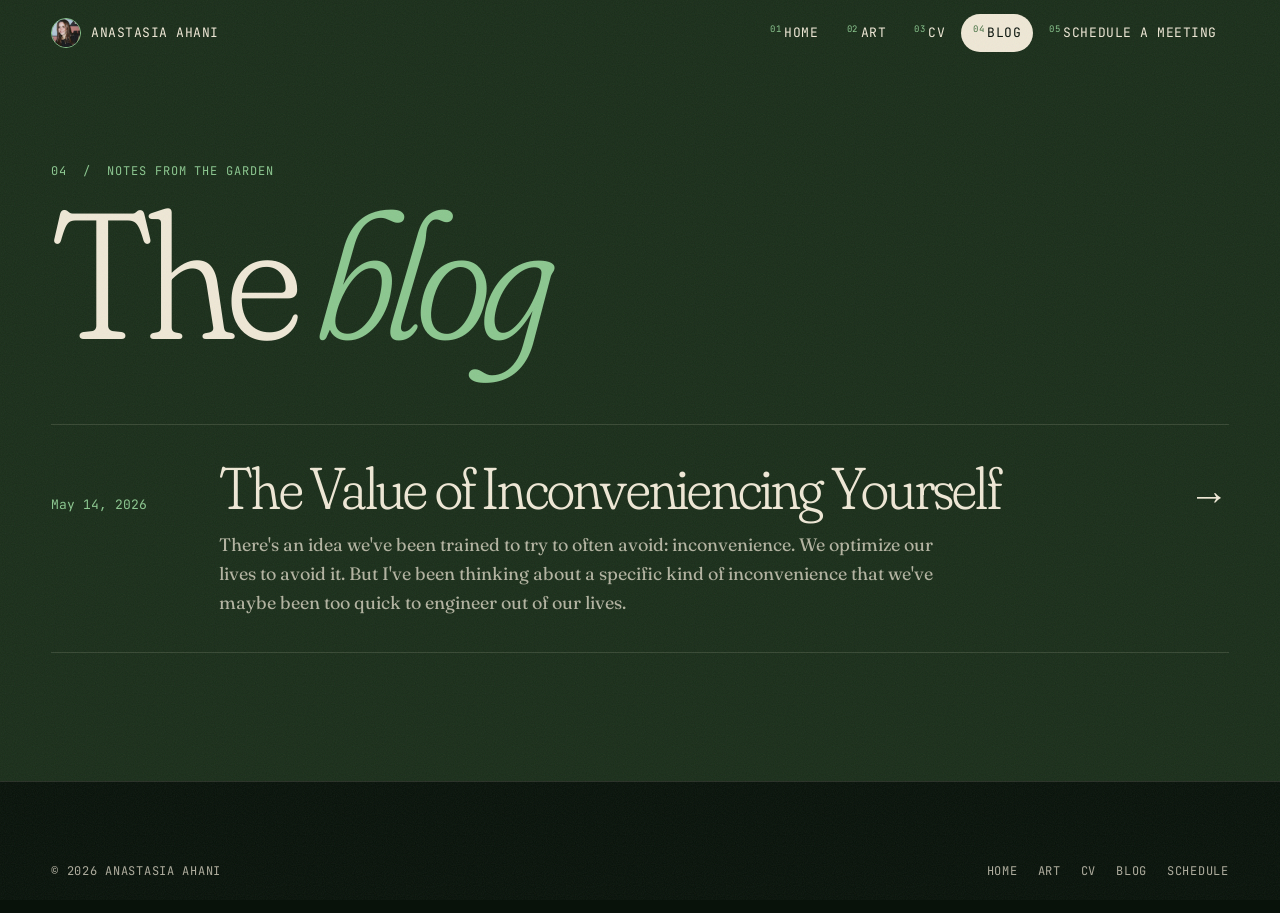
<file: blog.html>
<!DOCTYPE html>
<html lang="en">
<head>
    <meta charset="UTF-8">
    <meta name="viewport" content="width=device-width, initial-scale=1.0">
    <title>Blog - Anastasia Ahani</title>
    <meta name="theme-color" content="#08120a">
    <script>document.documentElement.classList.add("js")</script>
    <link rel="preconnect" href="https://fonts.googleapis.com">
    <link rel="preconnect" href="https://fonts.gstatic.com" crossorigin>
    <link href="https://fonts.googleapis.com/css2?family=Fraunces:ital,opsz,wght,SOFT,WONK@0,9..144,100..900,0..100,0..1;1,9..144,100..900,0..100,0..1&family=JetBrains+Mono:wght@400;500&display=swap" rel="stylesheet">
    <link rel="stylesheet" href="assets/site.css?v=2">
    <script type="speculationrules">{"prerender":[{"where":{"href_matches":"/*"},"eagerness":"moderate"}]}</script>
    <style>
        body { background: var(--forest-900); }
        .posts { padding: 0 var(--gutter) clamp(80px, 10vw, 140px); }
        .post {
            display: grid;
            grid-template-columns: 140px 1fr auto;
            gap: 28px;
            align-items: baseline;
            padding: 34px 0;
            border-top: 1px solid var(--cream-faint);
            text-decoration: none;
        }
        .post:last-child { border-bottom: 1px solid var(--cream-faint); }
        .post time { font-family: var(--mono); font-size: 13px; color: var(--sage); }
        .post h2 {
            font-size: clamp(32px, 4.6vw, 68px);
            font-weight: 300;
            line-height: 1;
            letter-spacing: -0.03em;
            font-variation-settings: "opsz" 144, "SOFT" 100, "WONK" 1;
            transition: color 0.4s;
        }
        .post p { margin-top: 14px; color: var(--cream-dim); max-width: 62ch; }
        .post .arrow { font-size: 40px; transition: transform 0.5s var(--ease), color 0.4s; }
        .post:hover h2 { color: var(--blush); }
        .post:hover .arrow { transform: translateX(10px) rotate(-45deg); color: var(--strawberry); }
        @media (max-width: 700px) {
            .post { grid-template-columns: 1fr; gap: 10px; }
            .post .arrow { display: none; }
        }
    </style>
</head>
<body>
    <nav class="site-nav" aria-label="Main">
        <a class="nav-home" href="index.html"><img src="assets/img/stas.webp" alt=""><span>Anastasia Ahani</span></a>
        <ul class="nav-links">
            <li><a href="index.html"><sup>01</sup>Home</a></li>
            <li><a href="art.html"><sup>02</sup>Art</a></li>
            <li><a href="cv.html"><sup>03</sup>CV</a></li>
            <li><a href="blog.html" aria-current="page"><sup>04</sup>Blog</a></li>
            <li><a href="cal/"><sup>05</sup><span class="nav-long">Schedule a Meeting</span><span class="nav-short">Schedule</span></a></li>
        </ul>
    </nav>

    <header class="page-head">
        <span class="label">04 &nbsp;/&nbsp; Notes from the garden</span>
        <h1 class="split">The <em>blog</em></h1>
    </header>

    <!-- To add a post: copy an <a class="post"> block and put the newest at the top -->
    <main class="posts">
        <a class="post" href="blog/the-value-of-inconveniencing-yourself.html" data-reveal>
            <time datetime="2026-05-14">May 14, 2026</time>
            <div>
                <h2>The Value of Inconveniencing Yourself</h2>
                <p>There's an idea we've been trained to try to often avoid: inconvenience. We optimize our lives to avoid it. But I've been thinking about a specific kind of inconvenience that we've maybe been too quick to engineer out of our lives.</p>
            </div>
            <span class="arrow" aria-hidden="true">&rarr;</span>
        </a>
    </main>

    <footer class="site-footer">
        <div class="footer-row" style="margin-top:0">
            <span>&copy; 2026 Anastasia Ahani</span>
            <nav aria-label="Footer"><a href="index.html">Home</a><a href="art.html">Art</a><a href="cv.html">CV</a><a href="blog.html">Blog</a><a href="cal/">Schedule</a></nav>
        </div>
    </footer>

    <script src="assets/site.js" defer></script>
</body>
</html>
</file>
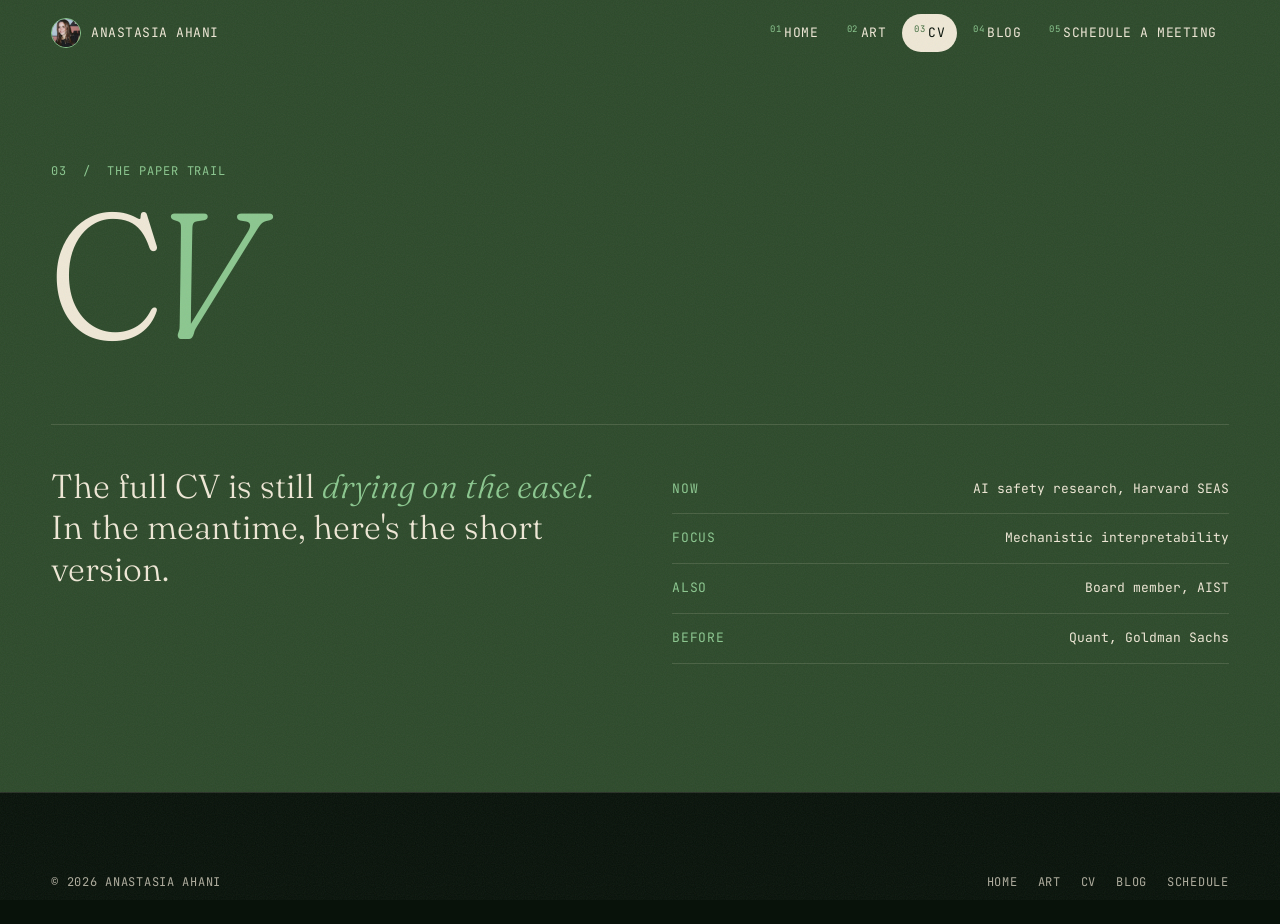
<file: cv.html>
<!DOCTYPE html>
<html lang="en">
<head>
    <meta charset="UTF-8">
    <meta name="viewport" content="width=device-width, initial-scale=1.0">
    <title>CV - Anastasia Ahani</title>
    <meta name="theme-color" content="#08120a">
    <script>document.documentElement.classList.add("js")</script>
    <link rel="preconnect" href="https://fonts.googleapis.com">
    <link rel="preconnect" href="https://fonts.gstatic.com" crossorigin>
    <link href="https://fonts.googleapis.com/css2?family=Fraunces:ital,opsz,wght,SOFT,WONK@0,9..144,100..900,0..100,0..1;1,9..144,100..900,0..100,0..1&family=JetBrains+Mono:wght@400;500&display=swap" rel="stylesheet">
    <link rel="stylesheet" href="assets/site.css?v=2">
    <script type="speculationrules">{"prerender":[{"where":{"href_matches":"/*"},"eagerness":"moderate"}]}</script>
    <style>
        body { background: var(--forest-700); }
        .cv { padding: 0 var(--gutter) clamp(80px, 10vw, 140px); }
        .soon {
            display: grid;
            grid-template-columns: 1fr 1fr;
            gap: clamp(24px, 5vw, 72px);
            border-top: 1px solid var(--cream-faint);
            padding-top: 40px;
        }
        .soon p { font-size: clamp(24px, 2.6vw, 36px); line-height: 1.25; font-weight: 300; }
        .soon p em { color: var(--sage); }
        .soon ul { list-style: none; font-family: var(--mono); font-size: 13px; }
        .soon li { display: flex; justify-content: space-between; padding: 14px 0; border-bottom: 1px solid var(--cream-faint); }
        .soon li span:first-child { color: var(--sage); text-transform: uppercase; letter-spacing: 0.06em; }
        @media (max-width: 760px) { .soon { grid-template-columns: 1fr; } }
    </style>
</head>
<body>
    <nav class="site-nav" aria-label="Main">
        <a class="nav-home" href="index.html"><img src="assets/img/stas.webp" alt=""><span>Anastasia Ahani</span></a>
        <ul class="nav-links">
            <li><a href="index.html"><sup>01</sup>Home</a></li>
            <li><a href="art.html"><sup>02</sup>Art</a></li>
            <li><a href="cv.html" aria-current="page"><sup>03</sup>CV</a></li>
            <li><a href="blog.html"><sup>04</sup>Blog</a></li>
            <li><a href="cal/"><sup>05</sup><span class="nav-long">Schedule a Meeting</span><span class="nav-short">Schedule</span></a></li>
        </ul>
    </nav>

    <header class="page-head">
        <span class="label">03 &nbsp;/&nbsp; The paper trail</span>
        <h1 class="split">C<em>V</em></h1>
    </header>

    <main class="cv">
        <div class="soon" data-reveal>
            <p>The full CV is still <em>drying on the easel.</em> In the meantime, here's the short version.</p>
            <!-- Replace with your real CV, or link a PDF: <a class="pill" href="cv.pdf">Download PDF</a> -->
            <ul>
                <li><span>Now</span><span>AI safety research, Harvard SEAS</span></li>
                <li><span>Focus</span><span>Mechanistic interpretability</span></li>
                <li><span>Also</span><span>Board member, AIST</span></li>
                <li><span>Before</span><span>Quant, Goldman Sachs</span></li>
            </ul>
        </div>
    </main>

    <footer class="site-footer">
        <div class="footer-row" style="margin-top:0">
            <span>&copy; 2026 Anastasia Ahani</span>
            <nav aria-label="Footer"><a href="index.html">Home</a><a href="art.html">Art</a><a href="cv.html">CV</a><a href="blog.html">Blog</a><a href="cal/">Schedule</a></nav>
        </div>
    </footer>

    <script src="assets/site.js" defer></script>
</body>
</html>
</file>
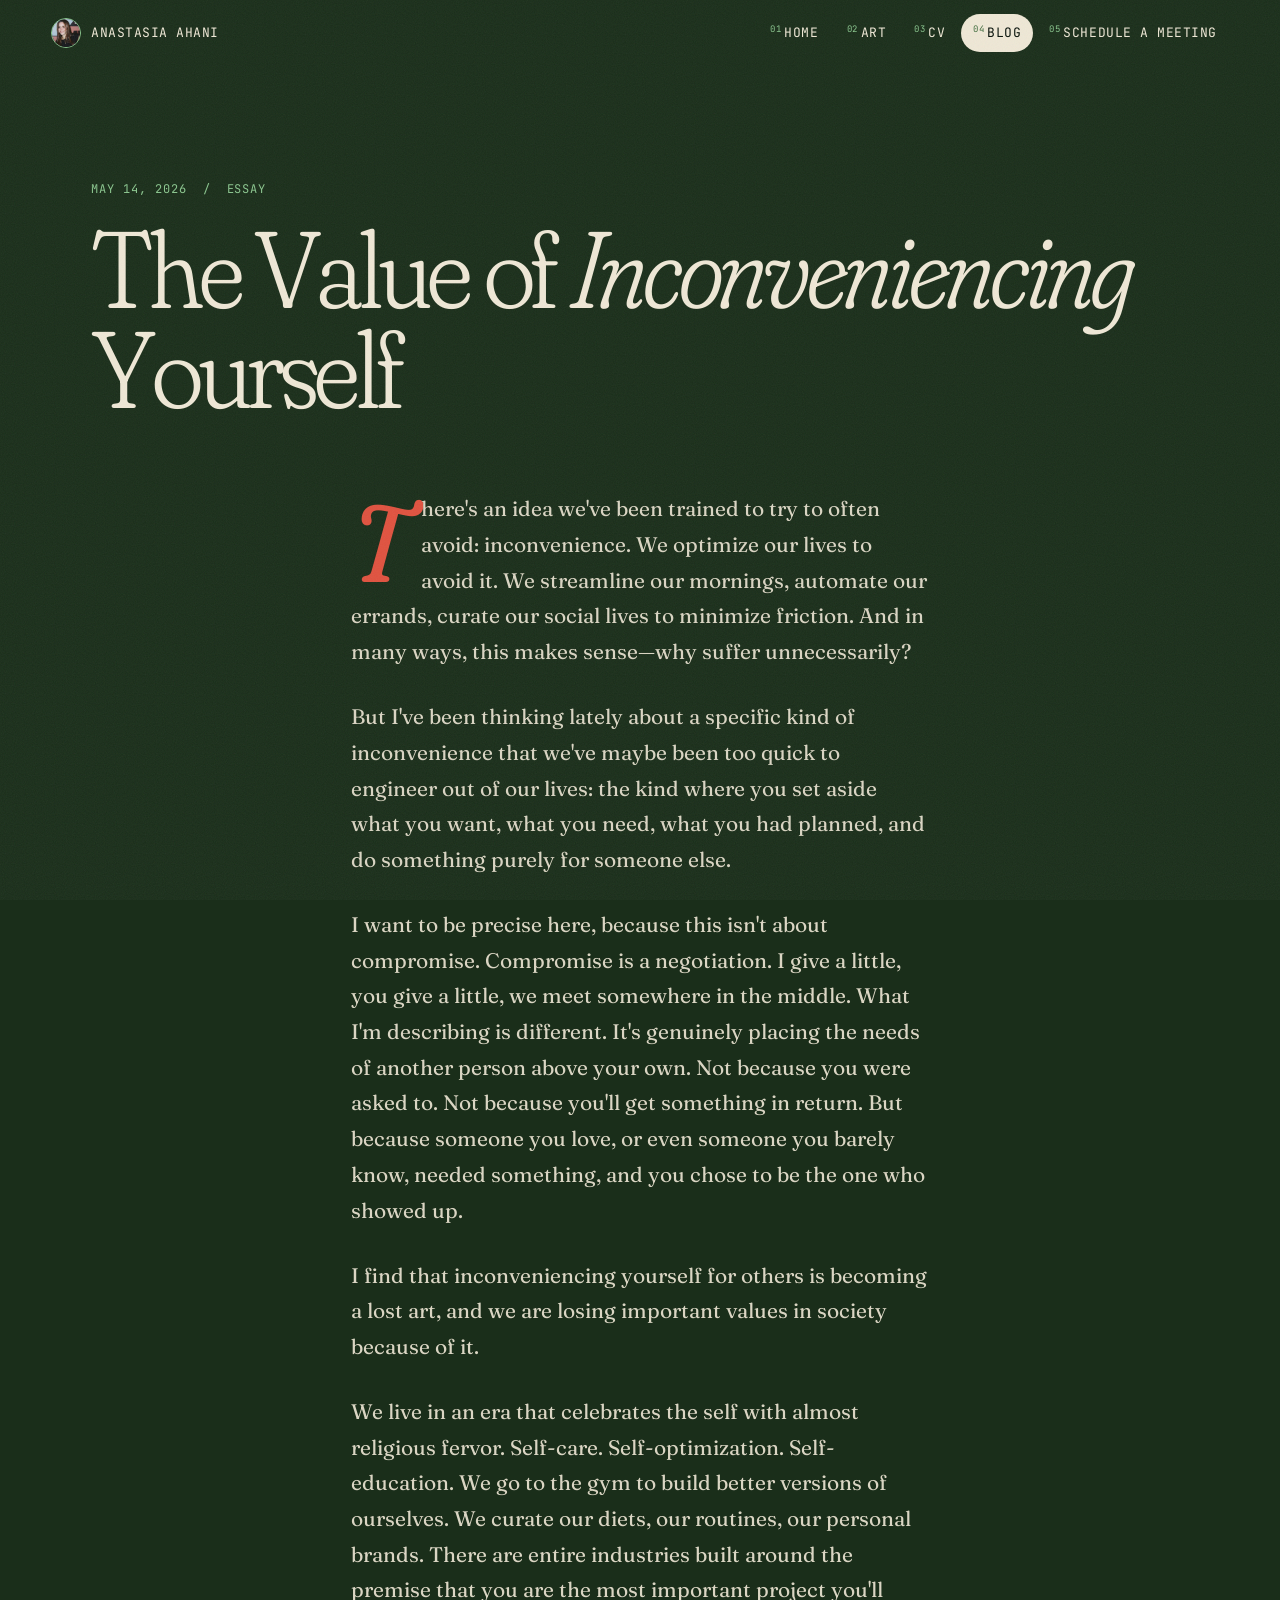
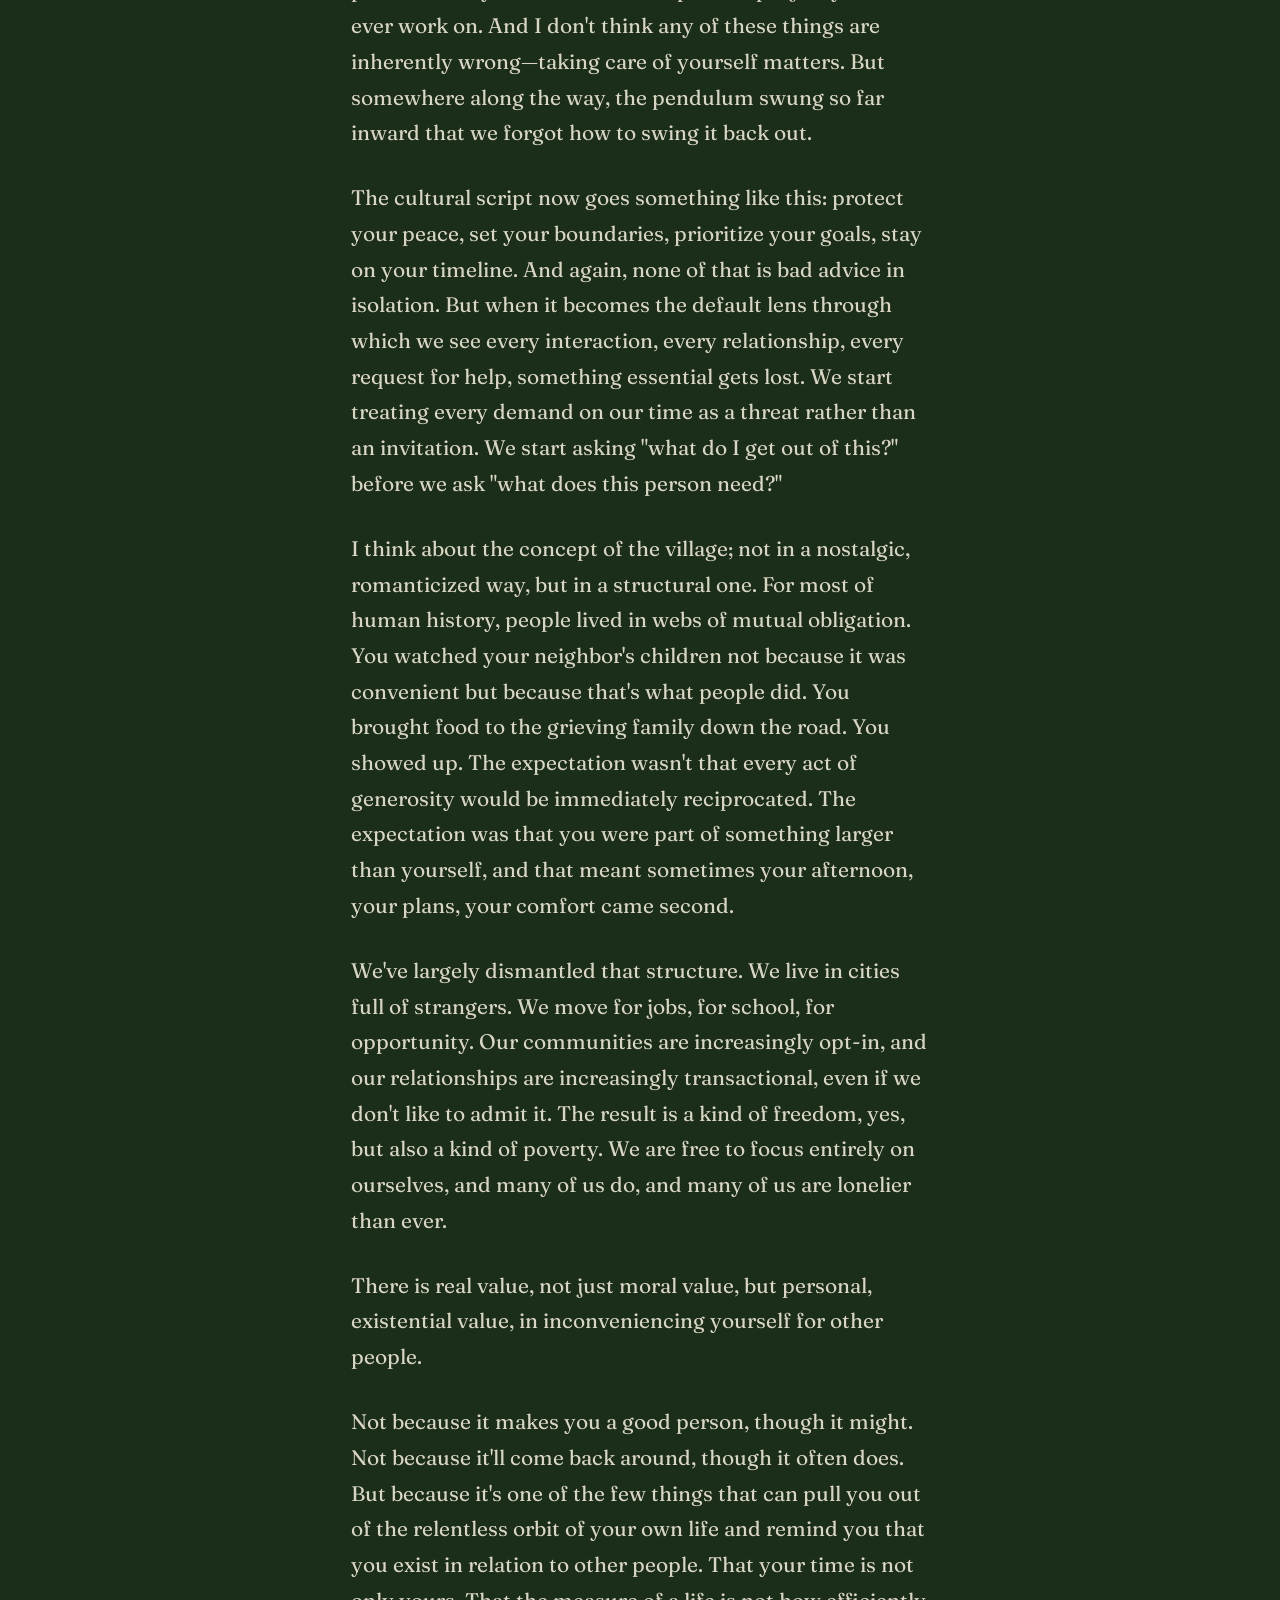
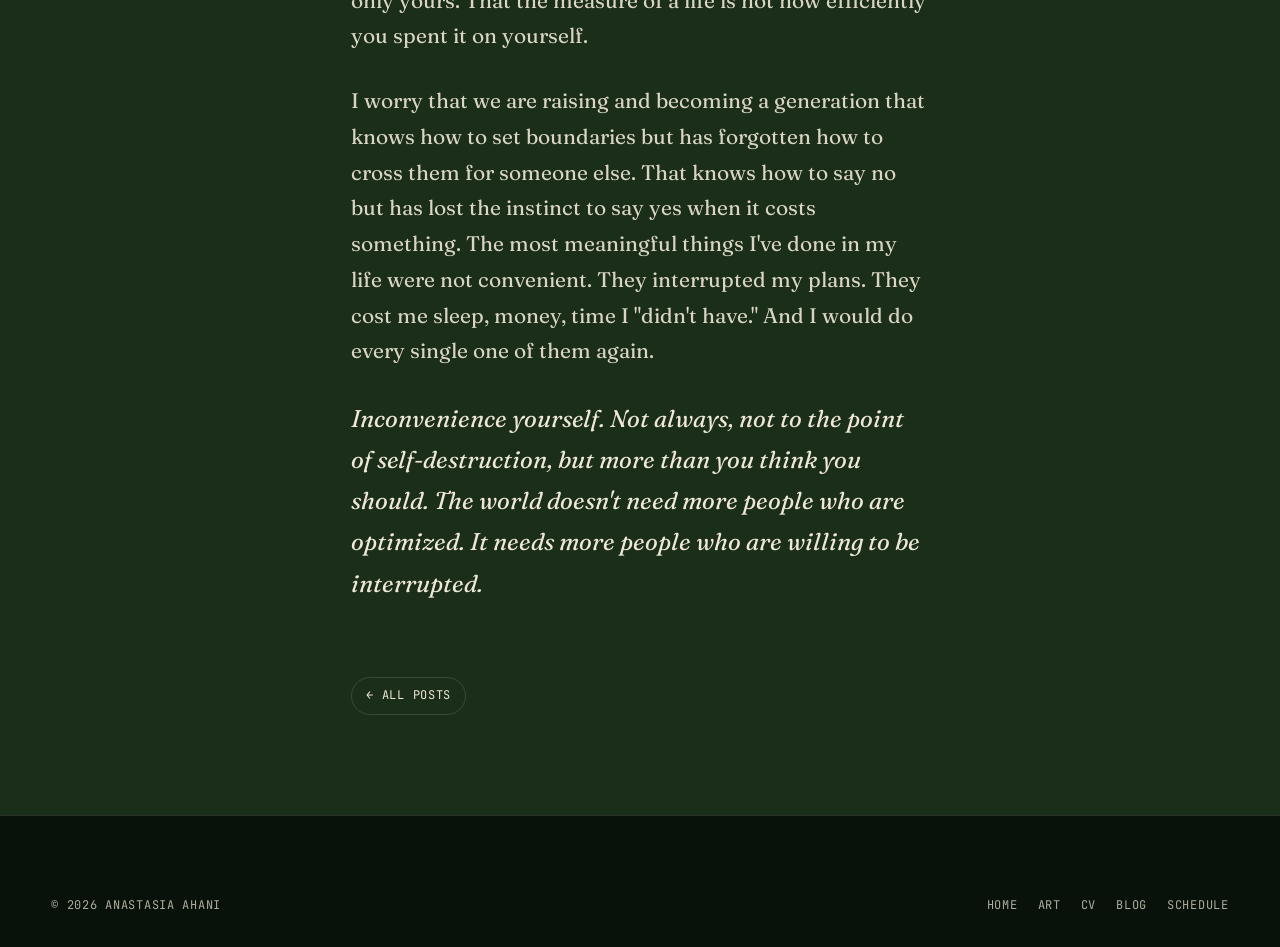
<file: blog/the-value-of-inconveniencing-yourself.html>
<!DOCTYPE html>
<html lang="en">
<head>
    <meta charset="UTF-8">
    <meta name="viewport" content="width=device-width, initial-scale=1.0">
    <title>The Value of Inconveniencing Yourself - Anastasia Ahani</title>
    <meta name="theme-color" content="#08120a">
    <script>document.documentElement.classList.add("js")</script>
    <link rel="preconnect" href="https://fonts.googleapis.com">
    <link rel="preconnect" href="https://fonts.gstatic.com" crossorigin>
    <link href="https://fonts.googleapis.com/css2?family=Fraunces:ital,opsz,wght,SOFT,WONK@0,9..144,100..900,0..100,0..1;1,9..144,100..900,0..100,0..1&family=JetBrains+Mono:wght@400;500&display=swap" rel="stylesheet">
    <link rel="stylesheet" href="../assets/site.css?v=2">
    <script type="speculationrules">{"prerender":[{"where":{"href_matches":"/*"},"eagerness":"moderate"}]}</script>
    <style>
        body { background: var(--forest-900); }
        .progress {
            position: fixed;
            top: 0; left: 0;
            height: 3px;
            width: 100%;
            z-index: 60;
            background: linear-gradient(90deg, var(--sage), var(--blush), var(--strawberry));
            transform-origin: left;
            transform: scaleX(var(--p, 0));
        }
        .post-head { padding: clamp(130px, 20vh, 200px) var(--gutter) 48px; max-width: 1200px; margin: 0 auto; }
        .post-head h1 {
            font-size: clamp(48px, 8.5vw, 132px);
            line-height: 0.92;
            font-weight: 300;
            letter-spacing: -0.04em;
            font-variation-settings: "opsz" 144, "SOFT" 100, "WONK" 1;
        }
        .post-head .label { display: block; margin-bottom: 20px; }
        .post-body {
            max-width: 680px;
            margin: 0 auto;
            padding: 24px var(--gutter) 40px;
            font-size: 21px;
            line-height: 1.7;
            font-variation-settings: "opsz" 18;
            color: rgba(239, 232, 214, 0.9);
        }
        .post-body p { margin-bottom: 1.4em; }
        .post-body p:first-child::first-letter {
            float: left;
            font-size: 5.2em;
            line-height: 0.82;
            padding: 0.06em 0.1em 0 0;
            color: var(--strawberry);
            font-style: italic;
            font-variation-settings: "opsz" 144, "SOFT" 100, "WONK" 1;
        }
        .post-body p:last-child { font-size: 1.15em; font-style: italic; color: var(--cream); }
        .post-foot { max-width: 680px; margin: 0 auto; padding: 0 var(--gutter) 100px; }
        @media (max-width: 600px) { .post-body { font-size: 18px; } }
    </style>
</head>
<body>
    <nav class="site-nav" aria-label="Main">
        <a class="nav-home" href="../index.html"><img src="../assets/img/stas.webp" alt=""><span>Anastasia Ahani</span></a>
        <ul class="nav-links">
            <li><a href="../index.html"><sup>01</sup>Home</a></li>
            <li><a href="../art.html"><sup>02</sup>Art</a></li>
            <li><a href="../cv.html"><sup>03</sup>CV</a></li>
            <li><a href="../blog.html" aria-current="page"><sup>04</sup>Blog</a></li>
            <li><a href="../cal/"><sup>05</sup><span class="nav-long">Schedule a Meeting</span><span class="nav-short">Schedule</span></a></li>
        </ul>
    </nav>

    <div class="progress" id="progress" aria-hidden="true"></div>
    <header class="post-head">
        <span class="label"><time datetime="2026-05-14">May 14, 2026</time> &nbsp;/&nbsp; Essay</span>
        <h1 class="split">The Value of <em>Inconveniencing</em> Yourself</h1>
    </header>

    <article class="post-body">
            <p>
                There's an idea we've been trained to try to often avoid: inconvenience. We optimize our lives to avoid it. We streamline our mornings, automate our errands, curate our social lives to minimize friction. And in many ways, this makes sense&mdash;why suffer unnecessarily?
            </p>
            <p>
                But I've been thinking lately about a specific kind of inconvenience that we've maybe been too quick to engineer out of our lives: the kind where you set aside what you want, what you need, what you had planned, and do something purely for someone else.
            </p>
            <p>
                I want to be precise here, because this isn't about compromise. Compromise is a negotiation. I give a little, you give a little, we meet somewhere in the middle. What I'm describing is different. It's genuinely placing the needs of another person above your own. Not because you were asked to. Not because you'll get something in return. But because someone you love, or even someone you barely know, needed something, and you chose to be the one who showed up.
            </p>
            <p>
                I find that inconveniencing yourself for others is becoming a lost art, and we are losing important values in society because of it.
            </p>
            <p>
                We live in an era that celebrates the self with almost religious fervor. Self-care. Self-optimization. Self-education. We go to the gym to build better versions of ourselves. We curate our diets, our routines, our personal brands. There are entire industries built around the premise that you are the most important project you'll ever work on. And I don't think any of these things are inherently wrong&mdash;taking care of yourself matters. But somewhere along the way, the pendulum swung so far inward that we forgot how to swing it back out.
            </p>
            <p>
                The cultural script now goes something like this: protect your peace, set your boundaries, prioritize your goals, stay on your timeline. And again, none of that is bad advice in isolation. But when it becomes the default lens through which we see every interaction, every relationship, every request for help, something essential gets lost. We start treating every demand on our time as a threat rather than an invitation. We start asking "what do I get out of this?" before we ask "what does this person need?"
            </p>
            <p>
                I think about the concept of the village; not in a nostalgic, romanticized way, but in a structural one. For most of human history, people lived in webs of mutual obligation. You watched your neighbor's children not because it was convenient but because that's what people did. You brought food to the grieving family down the road. You showed up. The expectation wasn't that every act of generosity would be immediately reciprocated. The expectation was that you were part of something larger than yourself, and that meant sometimes your afternoon, your plans, your comfort came second.
            </p>
            <p>
                We've largely dismantled that structure. We live in cities full of strangers. We move for jobs, for school, for opportunity. Our communities are increasingly opt-in, and our relationships are increasingly transactional, even if we don't like to admit it. The result is a kind of freedom, yes, but also a kind of poverty. We are free to focus entirely on ourselves, and many of us do, and many of us are lonelier than ever.
            </p>
            <p>
                There is real value, not just moral value, but personal, existential value, in inconveniencing yourself for other people.
            </p>
            <p>
                Not because it makes you a good person, though it might. Not because it'll come back around, though it often does. But because it's one of the few things that can pull you out of the relentless orbit of your own life and remind you that you exist in relation to other people. That your time is not only yours. That the measure of a life is not how efficiently you spent it on yourself.
            </p>
            <p>
                I worry that we are raising and becoming a generation that knows how to set boundaries but has forgotten how to cross them for someone else. That knows how to say no but has lost the instinct to say yes when it costs something. The most meaningful things I've done in my life were not convenient. They interrupted my plans. They cost me sleep, money, time I "didn't have." And I would do every single one of them again.
            </p>
            <p>
                Inconvenience yourself. Not always, not to the point of self-destruction, but more than you think you should. The world doesn't need more people who are optimized. It needs more people who are willing to be interrupted.
            </p>
    </article>

    <div class="post-foot">
        <a class="pill" href="../blog.html">&larr; All posts</a>
    </div>

    <footer class="site-footer">
        <div class="footer-row" style="margin-top:0">
            <span>&copy; 2026 Anastasia Ahani</span>
            <nav aria-label="Footer"><a href="../index.html">Home</a><a href="../art.html">Art</a><a href="../cv.html">CV</a><a href="../blog.html">Blog</a><a href="../cal/">Schedule</a></nav>
        </div>
    </footer>

    <script src="../assets/site.js" defer></script>
    <script>
        const bar = document.getElementById("progress");
        const update = () => {
            const max = document.documentElement.scrollHeight - innerHeight;
            bar.style.setProperty("--p", max > 0 ? Math.min(scrollY / max, 1) : 0);
        };
        addEventListener("scroll", update, { passive: true });
        update();
    </script>
</body>
</html>
</file>
<file: assets/site.css>
/* ==========================================================
   Anastasia Ahani — shared styles
   Palette: the original forest greens + a few Bosch pigments
   ========================================================== */

:root {
    --ink: #08120a;          /* deepest green-black */
    --forest-900: #1a2e1a;   /* original sidebar green */
    --forest-700: #2d4a2b;   /* original page green */
    --forest-500: #3f6b3c;
    --sage: #8bc78f;         /* original accent */
    --cream: #efe8d6;        /* parchment */
    --cream-dim: rgba(239, 232, 214, 0.72);
    --cream-faint: rgba(239, 232, 214, 0.14);
    --strawberry: #e0523f;   /* Bosch's giant strawberries */
    --blush: #eab3a3;        /* the pink fountains */
    --lapis: #6f93c8;        /* the blue orbs */

    --serif: "Fraunces", "Iowan Old Style", Georgia, serif;
    --mono: "JetBrains Mono", ui-monospace, SFMono-Regular, Menlo, monospace;

    --gutter: clamp(16px, 4vw, 56px);
    --ease: cubic-bezier(0.22, 1, 0.36, 1);
}

*, *::before, *::after { margin: 0; padding: 0; box-sizing: border-box; }

html {
    background: var(--ink);
    color: var(--cream);
    scroll-behavior: smooth;
    -webkit-text-size-adjust: 100%;
}

body {
    background: var(--forest-900);
    font-family: var(--serif);
    font-size: 18px;
    line-height: 1.6;
    font-variation-settings: "opsz" 24;
    min-height: 100vh;
    overflow-x: hidden;
    -webkit-font-smoothing: antialiased;
}

img { display: block; max-width: 100%; }
a { color: inherit; }
::selection { background: var(--strawberry); color: var(--cream); }

/* Film-grain overlay, makes everything feel a bit more painted */
body::after {
    content: "";
    position: fixed;
    inset: 0;
    pointer-events: none;
    z-index: 999;
    opacity: 0.07;
    background-image: url("data:image/svg+xml,%3Csvg xmlns='http://www.w3.org/2000/svg' width='160' height='160'%3E%3Cfilter id='n'%3E%3CfeTurbulence type='fractalNoise' baseFrequency='0.9' numOctaves='3' stitchTiles='stitch'/%3E%3C/filter%3E%3Crect width='100%25' height='100%25' filter='url(%23n)'/%3E%3C/svg%3E");
}

/* ---------- Smooth page-to-page transitions (no JS needed) ---------- */
@view-transition { navigation: auto; }
.site-nav { view-transition-name: site-nav; }
::view-transition-old(root) { animation: vt-out 0.28s var(--ease) both; }
::view-transition-new(root) { animation: vt-in 0.5s var(--ease) both; }
/* In-page transitions (e.g. the art lightbox) shouldn't slide the whole page */
.vt-local::view-transition-old(root), .vt-local::view-transition-new(root) { animation: none; }
@keyframes vt-out { to { opacity: 0; transform: translateY(-12px); } }
@keyframes vt-in { from { opacity: 0; transform: translateY(18px); } }

/* ---------- Navigation ---------- */
.site-nav {
    position: fixed;
    top: 0; left: 0; right: 0;
    z-index: 50;
    display: flex;
    align-items: center;
    justify-content: space-between;
    gap: 16px;
    padding: 14px var(--gutter);
    font-family: var(--mono);
    font-size: 13px;
    letter-spacing: 0.04em;
    text-transform: uppercase;
    transition: background 0.4s var(--ease), backdrop-filter 0.4s, transform 0.5s var(--ease);
}
.site-nav.scrolled {
    background: rgba(8, 18, 10, 0.72);
    backdrop-filter: blur(14px) saturate(1.3);
    -webkit-backdrop-filter: blur(14px) saturate(1.3);
}
.site-nav.hidden { transform: translateY(-100%); }

.nav-home {
    display: flex;
    align-items: center;
    gap: 10px;
    text-decoration: none;
    white-space: nowrap;
}
.nav-home img {
    width: 30px; height: 30px;
    border-radius: 50%;
    object-fit: cover;
    border: 1px solid var(--sage);
    transition: transform 0.5s var(--ease);
}
.nav-home:hover img { transform: rotate(-12deg) scale(1.1); }

.nav-links { display: flex; gap: 4px; list-style: none; }
.nav-links a {
    position: relative;
    display: block;
    padding: 8px 12px;
    border-radius: 999px;
    text-decoration: none;
    transition: background 0.3s, color 0.3s;
}
.nav-links a sup { font-size: 9px; color: var(--sage); margin-right: 3px; }
.nav-links a:hover { background: var(--cream-faint); }
.nav-links a[aria-current="page"] { background: var(--cream); color: var(--ink); }
.nav-links a[aria-current="page"] sup { color: var(--forest-500); }

@media (max-width: 560px) {
    .nav-home span { display: none; }
    .nav-links a { padding: 8px 9px; }
    .nav-links a sup { display: none; }
}

/* ---------- Custom cursor (desktop only) ---------- */
.cursor {
    position: fixed;
    top: 0; left: 0;
    width: 10px; height: 10px;
    margin: -5px 0 0 -5px;
    border-radius: 50%;
    background: var(--cream);
    mix-blend-mode: difference;
    pointer-events: none;
    z-index: 1000;
    transition: width 0.35s var(--ease), height 0.35s var(--ease), margin 0.35s var(--ease), opacity 0.3s;
    opacity: 0;
}
.cursor.on { opacity: 1; }
.cursor.big { width: 54px; height: 54px; margin: -27px 0 0 -27px; }
@media (hover: none), (pointer: coarse) { .cursor { display: none; } }

/* ---------- Shared type ---------- */
.label {
    font-family: var(--mono);
    font-size: 12px;
    letter-spacing: 0.08em;
    text-transform: uppercase;
    color: var(--sage);
}

.page-head {
    padding: clamp(120px, 18vh, 180px) var(--gutter) clamp(40px, 6vw, 72px);
}
.page-head h1 {
    font-size: clamp(64px, 14vw, 220px);
    line-height: 0.85;
    font-weight: 300;
    letter-spacing: -0.045em;
    font-variation-settings: "opsz" 144, "SOFT" 100, "WONK" 1;
}
.page-head h1 em { font-style: italic; color: var(--sage); }
.page-head .label { display: block; margin-bottom: 18px; }

/* Split-letter rise-in. Starts instantly, so there's no waiting */
.split .ch {
    display: inline-block;
    animation: rise 0.9s var(--ease) both;
    animation-delay: calc(var(--i) * 28ms);
}
@keyframes rise { from { transform: translateY(0.6em) rotate(4deg); opacity: 0; } }

/* Scroll reveal (only hidden when JS is running) */
.js [data-reveal] {
    opacity: 0;
    transform: translateY(34px);
    transition: opacity 0.9s var(--ease), transform 0.9s var(--ease);
    transition-delay: var(--d, 0s);
}
.js [data-reveal].in { opacity: 1; transform: none; }

/* ---------- Marquee ---------- */
.marquee {
    overflow: hidden;
    border-block: 1px solid var(--cream-faint);
    background: var(--ink);
    padding: 18px 0;
    white-space: nowrap;
    user-select: none;
}
.marquee-track { display: inline-flex; will-change: transform; }
.marquee-track span {
    font-size: clamp(28px, 4.4vw, 60px);
    font-weight: 300;
    font-style: italic;
    padding-right: 0.5em;
    font-variation-settings: "opsz" 144, "SOFT" 100;
}
.marquee-track span::after {
    content: "✿";
    font-style: normal;
    color: var(--strawberry);
    padding-left: 0.5em;
    font-size: 0.6em;
    vertical-align: middle;
}
.marquee-track span:nth-child(3n+2)::after { color: var(--lapis); content: "◉"; }
.marquee-track span:nth-child(3n)::after { color: var(--blush); content: "❀"; }

/* ---------- Footer ---------- */
.site-footer {
    padding: 80px var(--gutter) 32px;
    background: var(--ink);
    border-top: 1px solid var(--cream-faint);
}
.footer-big {
    font-size: clamp(48px, 10vw, 150px);
    line-height: 0.9;
    font-weight: 300;
    letter-spacing: -0.04em;
    font-variation-settings: "opsz" 144, "SOFT" 100, "WONK" 1;
}
.footer-big em { color: var(--sage); }
.footer-row {
    display: flex;
    flex-wrap: wrap;
    justify-content: space-between;
    gap: 16px;
    margin-top: 56px;
    font-family: var(--mono);
    font-size: 12px;
    text-transform: uppercase;
    letter-spacing: 0.06em;
    color: var(--cream-dim);
}
.footer-row a { text-decoration: none; }
.footer-row a:hover { color: var(--sage); }
.footer-row nav { display: flex; gap: 20px; flex-wrap: wrap; }

/* ---------- Pill links (slides, video, etc) ---------- */
.pill {
    display: inline-flex;
    align-items: center;
    gap: 8px;
    padding: 8px 14px;
    border: 1px solid var(--cream-faint);
    border-radius: 999px;
    font-family: var(--mono);
    font-size: 12px;
    text-transform: uppercase;
    letter-spacing: 0.06em;
    text-decoration: none;
    transition: background 0.3s, color 0.3s, border-color 0.3s;
}
.pill:hover { background: var(--sage); color: var(--ink); border-color: var(--sage); }
.pill.disabled { opacity: 0.35; pointer-events: none; }

@media (prefers-reduced-motion: reduce) {
    *, *::before, *::after { animation-duration: 0.01ms !important; transition-duration: 0.01ms !important; }
    html { scroll-behavior: auto; }
}

.page-head { position: relative; overflow: hidden; }
.page-head > *:not(.orbs) { position: relative; z-index: 2; }

/* "Schedule a Meeting" nav tab: shorter label on phones */
.nav-short { display: none; }
@media (max-width: 760px) {
    .nav-long { display: none; }
    .nav-short { display: inline; }
}
</file>
<file: NYE/style.css>
/* ==========================================================
   The Garden of Earthly Delights — NYE at North Cadbury Court
   ========================================================== */

:root {
  --ink: #0a0907;
  --ink-2: #14110d;
  --ink-3: #1d1813;
  --glass: rgba(14, 11, 8, 0.84);
  --glass-2: rgba(20, 16, 11, 0.92);
  --cream: #f0e6d2;
  --cream-2: rgba(240, 230, 210, 0.78);
  --cream-3: rgba(240, 230, 210, 0.55);
  --gold: #c9a45c;
  --gold-2: #e3c88d;
  --gold-line: rgba(201, 164, 92, 0.28);
  --gold-line-2: rgba(201, 164, 92, 0.55);
  --rose: #e7a3a6;
  --berry: #b5323c;
  --orb: #6e9ac4;
  --moss: #8fa34a;
  --flame: #ffb347;

  --display: 'Cormorant Garamond', 'Cormorant', Garamond, 'Times New Roman', serif;
  --body: 'EB Garamond', Garamond, Georgia, serif;
  --fell: 'IM Fell English SC', 'Cormorant Garamond', serif;

  --mx: 50vw;
  --my: 40vh;
  --radius: 4px;
  --ease: cubic-bezier(.2, .7, .1, 1);
  color-scheme: dark;
}

*, *::before, *::after { box-sizing: border-box; }
html { scroll-behavior: smooth; -webkit-text-size-adjust: 100%; scrollbar-gutter: stable; }
html, body { overflow-x: clip; }
body {
  margin: 0;
  background: var(--ink);
  color: var(--cream);
  font-family: var(--body);
  font-size: 18px;
  line-height: 1.6;
  overflow-x: hidden;
  -webkit-font-smoothing: antialiased;
}
img { max-width: 100%; display: block; }
button { font: inherit; color: inherit; }
a { color: var(--gold-2); }
[hidden] { display: none !important; }
::selection { background: var(--berry); color: var(--cream); }

.fell { font-family: var(--fell); letter-spacing: .06em; }
.muted { color: var(--cream-3); font-size: .95rem; }
.eyebrow { color: var(--gold); font-size: .9rem; margin: 0 0 .6rem; letter-spacing: .14em; }

/* ---------------- Atmosphere ---------------- */
.atmos { position: fixed; top: 0; left: 0; right: 0; height: 100vh; height: 100lvh; z-index: -1; overflow: hidden; pointer-events: none; contain: strict; }
.atmos__art {
  position: absolute; inset: -4%;
  animation: drift 90s ease-in-out infinite alternate;
  will-change: transform;
}
.atmos__painting { position: absolute; inset: 0; background: #0d0b08 url(img/triptych-bg-dark.jpg) center 45% / cover no-repeat; }
.atmos__shade { position: absolute; inset: 0; background: #050403; opacity: 0; transition: opacity 1.2s ease; will-change: opacity; }
body.is-deep .atmos__shade { opacity: .45; }
.atmos__vignette {
  position: absolute; inset: 0;
  background:
    radial-gradient(ellipse 80% 70% at 50% 45%, transparent 20%, rgba(6,5,4,.75) 75%, rgba(6,5,4,.95) 100%),
    linear-gradient(to bottom, rgba(6,5,4,.2), transparent 30%, transparent 60%, rgba(6,5,4,.85));
}
.atmos__flicker {
  position: absolute; left: -10%; right: -10%; bottom: -30%; height: 90%;
  background: radial-gradient(ellipse 50% 50% at 50% 70%, rgba(255,150,60,.22), rgba(255,110,40,.08) 45%, transparent 70%);
  animation: flicker 7s ease-in-out infinite alternate;
  will-change: opacity;
}
.atmos__embers { position: absolute; inset: 0; width: 100%; height: 100%; }
.atmos__grain {
  position: absolute; inset: 0;
  background-image: url("data:image/svg+xml,%3Csvg xmlns='http://www.w3.org/2000/svg' width='160' height='160'%3E%3Cfilter id='n'%3E%3CfeTurbulence type='fractalNoise' baseFrequency='.9' numOctaves='2' stitchTiles='stitch'/%3E%3C/filter%3E%3Crect width='100%25' height='100%25' filter='url(%23n)' opacity='.55'/%3E%3C/svg%3E");
  opacity: .045;
}

@keyframes drift {
  0% { transform: scale(1.06) translate3d(-1.2%, -.6%, 0); }
  100% { transform: scale(1.12) translate3d(1.4%, .8%, 0); }
}
@keyframes flicker {
  0% { opacity: .8; } 20% { opacity: .95; } 40% { opacity: .78; } 60% { opacity: 1; } 80% { opacity: .84; } 100% { opacity: .92; }
}

/* ---------------- Hero ---------------- */
.hero {
  position: relative;
  min-height: 100vh; min-height: 100svh;
  display: flex; flex-direction: column; align-items: center; justify-content: center;
  text-align: center;
  padding: 12vh 16px 22vh;
  overflow: hidden;
}
.hero__pre { color: var(--gold); font-size: clamp(.8rem, 2.4vw, 1rem); letter-spacing: .3em; margin: 0 0 2.2rem; }
.hero__title {
  font-family: var(--display); font-weight: 300;
  font-size: clamp(2.45rem, 8.4vw, 7.6rem);
  line-height: .95; margin: 0; letter-spacing: -.01em;
  text-shadow: 0 0 40px rgba(255, 170, 90, .25), 0 2px 30px rgba(0,0,0,.8);
}
.hero__title span { display: block; }
.hero__at { font-family: var(--display); font-style: italic; font-size: .5em; line-height: 1.1; color: var(--rose); margin: .08em 0 .02em; }
.hero__title em { font-style: italic; color: var(--rose); font-weight: 300; }
.hero__sub { letter-spacing: .01em; }
.hero__sub { font-family: var(--display); font-style: italic; font-size: clamp(1.25rem, 3.4vw, 1.9rem); color: var(--cream-2); margin: 1.6rem 0 .2rem; }
.hero__dates { color: var(--cream-3); letter-spacing: .2em; font-size: clamp(.78rem, 2.2vw, .95rem); margin: .4rem 0 2.6rem; }

.reveal-word { display: inline-block; opacity: 0; filter: blur(12px); transform: translateY(.18em); animation: rise 1.6s var(--ease) forwards; }
@keyframes rise { to { opacity: 1; filter: blur(0); transform: none; } }

.countdown { display: flex; align-items: center; gap: clamp(.4rem, 2vw, 1.4rem); }
.countdown__unit { display: flex; flex-direction: column; align-items: center; min-width: 3.2ch; }
.countdown__unit span {
  font-family: var(--display); font-weight: 300; font-size: clamp(2rem, 7vw, 3.6rem); line-height: 1;
  font-variant-numeric: tabular-nums lining-nums; color: var(--cream);
}
.countdown__unit small { font-family: var(--fell); color: var(--gold); font-size: .72rem; letter-spacing: .2em; margin-top: .4rem; }
.countdown__sep { color: var(--gold); opacity: .6; font-size: .8rem; transform: translateY(-.6rem); }
.countdown__label { color: var(--cream-3); font-size: .85rem; letter-spacing: .2em; margin: 1rem 0 0; }

.hero__enter {
  position: absolute; bottom: 4.5vh; left: 50%; transform: translateX(-50%);
  display: flex; flex-direction: column; align-items: center; gap: .3rem;
  color: var(--gold-2); text-decoration: none; font-size: .85rem; letter-spacing: .25em; z-index: 3;
}
.hero__enter svg { animation: bob 2.6s ease-in-out infinite; }
@keyframes bob { 50% { transform: translateY(6px); } }

/* Candles */
.candles {
  position: absolute; left: 0; right: 0; bottom: 0;
  display: flex; align-items: flex-end; justify-content: center; gap: clamp(10px, 2.4vw, 30px);
  padding: 0 4vw; pointer-events: none; z-index: 1;
}
.candles .candle:nth-child(3) { margin-right: auto; }
.candle {
  --w: clamp(12px, 1.6vw, 20px);
  position: relative; width: var(--w); height: calc(var(--h) * .7);
  background: linear-gradient(90deg, #6b5a46 0%, #e9dcc3 30%, #f4ead6 50%, #c9b89b 80%, #6b5a46 100%);
  border-radius: 3px 3px 0 0;
  box-shadow: 0 -20px 60px rgba(255,160,70,.18);
}
@media (min-width: 720px) { .candle { height: var(--h); } }
.candle::before { /* wax drip */
  content: ''; position: absolute; top: 0; left: 18%; width: 30%; height: 22px;
  background: #f4ead6; border-radius: 0 0 6px 6px; opacity: .9;
}
.candle::after { /* wick */
  content: ''; position: absolute; top: -8px; left: 50%; width: 2px; height: 9px; margin-left: -1px; background: #2a1f14; border-radius: 1px;
}
.candle i { /* flame */
  position: absolute; left: 50%; bottom: calc(100% + 4px);
  width: calc(var(--w) * .9); height: calc(var(--w) * 2.3);
  margin-left: calc(var(--w) * -.45);
  background: radial-gradient(ellipse 50% 60% at 50% 72%, #fffbe8 0%, #ffe28a 30%, #ff9e3d 62%, rgba(255,90,30,0) 78%);
  border-radius: 50% 50% 45% 45% / 62% 62% 38% 38%;
  transform-origin: 50% 90%;
  filter: blur(.4px);
  animation: flame 2.2s var(--d) ease-in-out infinite alternate, sway 3.7s var(--d) ease-in-out infinite;
  box-shadow: 0 0 22px 8px rgba(255,170,70,.35), 0 0 70px 30px rgba(255,140,50,.14);
}
.candle i::after { /* inner blue */
  content: ''; position: absolute; left: 35%; right: 35%; bottom: 8%; height: 22%;
  background: radial-gradient(ellipse at 50% 80%, rgba(120,150,255,.7), transparent 70%); border-radius: 50%;
}
@keyframes flame {
  0% { transform: scale(1, 1); opacity: .95; }
  30% { transform: scale(.94, 1.06); opacity: 1; }
  60% { transform: scale(1.03, .95); opacity: .9; }
  100% { transform: scale(.97, 1.08); opacity: 1; }
}
@keyframes sway { 0%, 100% { rotate: -2deg; } 50% { rotate: 3deg; } }

/* ---------------- Tabs ---------------- */
.tabs {
  position: sticky; top: 0; z-index: 30;
  background: rgba(10,9,7,.95); 
  border-top: 1px solid var(--gold-line); border-bottom: 1px solid var(--gold-line);
}
.tabs__inner {
  position: relative; max-width: 1280px; margin: 0 auto;
  display: flex; justify-content: flex-start; overflow-x: auto; scrollbar-width: none;
}
.tabs__inner::-webkit-scrollbar { display: none; }
.tabs button {
  flex: 0 0 auto; background: none; border: 0; cursor: pointer;
  font-family: var(--fell); font-size: clamp(.9rem, 2.4vw, 1.05rem); letter-spacing: .06em;
  color: var(--cream-3); padding: 1.05rem clamp(.7rem, 1.7vw, 1.4rem) 1rem;
  transition: color .4s; white-space: nowrap;
}
.tabs button:hover { color: var(--cream); }
.tabs button:first-of-type { margin-left: auto; }
.tabs button:last-of-type { margin-right: auto; }
.tabs button[aria-selected="true"] { color: var(--cream); }
.tabs__num { color: var(--gold); font-size: .72em; margin-right: .55em; letter-spacing: .1em; }
.tabs__ink {
  position: absolute; bottom: -1px; height: 2px; left: 0; width: 0;
  background: linear-gradient(90deg, transparent, var(--gold-2), transparent);
  box-shadow: 0 0 14px rgba(227,200,141,.8);
  transition: left .6s var(--ease), width .6s var(--ease);
}

/* ---------------- Panels ---------------- */
main { position: relative; z-index: 2; }
.panel { max-width: 1180px; margin: 0 auto; padding: clamp(3rem, 8vw, 6rem) 16px 4rem; }
.panel--wide { max-width: 1560px; }
.panel.is-entering { animation: panel-in .9s var(--ease) both; }
@keyframes panel-in { from { opacity: 0; transform: translateY(14px); } to { opacity: 1; transform: none; } }
.panel__head { text-align: center; max-width: 760px; margin: 0 auto clamp(2rem, 5vw, 3.5rem); }
h2, h3, h4 { font-family: var(--display); font-weight: 400; margin: 0; line-height: 1.1; }
h2 { font-size: clamp(2.6rem, 7vw, 4.6rem); font-weight: 300; text-shadow: 0 0 30px rgba(255,170,90,.15); }
h3 { font-size: clamp(1.7rem, 4vw, 2.4rem); }
.lede { font-family: var(--display); font-style: italic; font-size: clamp(1.15rem, 2.6vw, 1.4rem); color: var(--cream-2); margin: 1rem auto 0; line-height: 1.45; }

/* Buttons */
.btn {
  display: inline-flex; align-items: center; justify-content: center; gap: .4rem;
  font-family: var(--fell); font-size: .95rem; letter-spacing: .08em;
  padding: .7rem 1.3rem; border-radius: 999px; cursor: pointer; text-decoration: none;
  color: var(--ink); background: linear-gradient(180deg, var(--gold-2), var(--gold));
  border: 1px solid var(--gold-2);
  box-shadow: 0 0 0 0 rgba(227,200,141,.0), 0 6px 20px rgba(0,0,0,.35);
  transition: box-shadow .4s, transform .3s, background .3s, color .3s;
}
.btn:hover { box-shadow: 0 0 24px 2px rgba(227,200,141,.35), 0 6px 20px rgba(0,0,0,.35); transform: translateY(-1px); }
.btn--ghost { background: rgba(10,9,7,.4); color: var(--cream); border-color: var(--gold-line-2); }
.btn--ghost:hover, .btn--ghost[aria-pressed="true"] { color: var(--ink); background: var(--gold-2); }
.icon-btn {
  width: 44px; height: 44px; border-radius: 50%; border: 1px solid var(--gold-line-2);
  background: rgba(10,9,7,.55); color: var(--cream); cursor: pointer; font-size: 1.1rem;
  display: inline-grid; place-items: center; transition: background .3s, color .3s, transform .3s;
}
.icon-btn:hover { background: var(--gold-2); color: var(--ink); }
:focus-visible { outline: 2px solid var(--gold-2); outline-offset: 3px; }

.card {
  background: var(--glass); border: 1px solid var(--gold-line); border-radius: var(--radius); 
  padding: clamp(1.3rem, 3vw, 2rem);
}

/* ---------------- Schedule ---------------- */
.days { display: grid; grid-template-columns: repeat(4, 1fr); gap: clamp(.5rem, 1.4vw, 1rem); margin-bottom: 1.4rem; }
.day-btn {
  position: relative; cursor: pointer; text-align: center;
  background: var(--glass); border: 1px solid var(--gold-line); border-radius: 999px 999px var(--radius) var(--radius);
  padding: 1.6rem .6rem 1.1rem; overflow: hidden; 
  transition: border-color .5s, transform .5s var(--ease), box-shadow .5s;
}
.day-btn::before {
  content: ''; position: absolute; inset: 0; opacity: 0; transition: opacity .6s;
  background: radial-gradient(ellipse at 50% 0%, rgba(255,170,90,.28), transparent 70%);
}
.day-btn:hover { transform: translateY(-3px); border-color: var(--gold-line-2); }
.day-btn[aria-selected="true"] { border-color: var(--gold-2); box-shadow: 0 0 40px rgba(227,200,141,.18), inset 0 0 30px rgba(227,200,141,.08); }
.day-btn[aria-selected="true"]::before { opacity: 1; }
.day-btn > * { position: relative; }
.day-btn__wd { font-family: var(--fell); color: var(--gold); font-size: .8rem; letter-spacing: .18em; display: block; }
.day-btn__num { font-family: var(--display); font-weight: 300; font-size: clamp(2.6rem, 7vw, 4.2rem); line-height: 1; display: block; margin: .2rem 0; }
.day-btn__mo { font-family: var(--fell); font-size: .78rem; color: var(--cream-3); letter-spacing: .14em; display: block; }
.day-btn__title { font-family: var(--display); font-style: italic; font-size: clamp(.9rem, 2vw, 1.08rem); color: var(--cream-2); display: block; margin-top: .55rem; line-height: 1.25; }
.day-btn--feature { border-color: rgba(231,163,166,.5); }
.day-btn--feature .day-btn__num { color: var(--rose); text-shadow: 0 0 22px rgba(231,163,166,.5); }
.day-btn__today { position: absolute; top: .55rem; left: 50%; transform: translateX(-50%); font-family: var(--fell); font-size: .65rem; letter-spacing: .2em; color: var(--ink); background: var(--gold-2); border-radius: 999px; padding: .05rem .5rem; }

.day-stage { position: relative; min-height: 420px; }
.day {
  display: grid; grid-template-columns: minmax(0, 5fr) minmax(0, 7fr);
  background: var(--glass-2); border: 1px solid var(--gold-line); border-radius: var(--radius); overflow: hidden; 
  animation: panel-in .8s var(--ease) both;
}
.day__img { position: relative; min-height: 320px; overflow: hidden; }
.day__img img { position: absolute; inset: 0; width: 100%; height: 100%; object-fit: cover; filter: saturate(.85) contrast(1.05) brightness(.8); transform: scale(1.06); animation: kb 18s ease-out forwards; }
@keyframes kb { to { transform: scale(1); } }
.day__img::after { content: ''; position: absolute; inset: 0; background: linear-gradient(90deg, transparent 40%, rgba(20,17,13,.95)), linear-gradient(to top, rgba(20,17,13,.7), transparent 50%); }
.day__img-cap { position: absolute; left: 1.2rem; bottom: 1rem; z-index: 1; }
.day__img-cap .fell { color: var(--gold-2); font-size: .8rem; letter-spacing: .2em; }
.day__img-cap h3 { font-size: clamp(1.8rem, 3.6vw, 2.6rem); font-weight: 300; }
.day__body { padding: clamp(1.4rem, 3.5vw, 2.6rem); }
.attire {
  display: flex; gap: .9rem; align-items: flex-start;
  border: 1px solid var(--gold-line-2); border-radius: var(--radius);
  padding: .9rem 1rem; margin-bottom: 1.6rem;
  background: linear-gradient(135deg, rgba(201,164,92,.12), rgba(181,50,60,.08));
}
.attire__icon { font-size: 1.5rem; line-height: 1; filter: drop-shadow(0 0 8px rgba(227,200,141,.5)); }
.attire__label { font-family: var(--fell); color: var(--gold); font-size: .75rem; letter-spacing: .2em; display: block; }
.attire__name { font-family: var(--display); font-size: 1.3rem; line-height: 1.2; display: block; }
.attire__note { color: var(--cream-3); font-size: .9rem; display: block; margin-top: .2rem; }
.attire button { margin-top: .6rem; }

.timeline-ev { list-style: none; margin: 0; padding: 0; position: relative; }
.timeline-ev::before { content: ''; position: absolute; left: 6.6rem; top: .6rem; bottom: .6rem; width: 1px; background: linear-gradient(var(--gold-line-2), var(--gold-line) 80%, transparent); }
.ev {
  position: relative; display: grid; grid-template-columns: 6rem 1.2rem 1fr; gap: 0 .6rem; align-items: start;
  padding: .55rem 0; opacity: 0; transform: translateX(-8px); animation: ev-in .7s var(--ease) forwards;
}
@keyframes ev-in { to { opacity: 1; transform: none; } }
.ev__time { font-family: var(--fell); color: var(--gold); font-size: .85rem; letter-spacing: .08em; text-align: right; padding-top: .2rem; }
.ev__dot { width: 9px; height: 9px; margin: .55rem auto 0; border-radius: 50%; background: var(--ink); border: 1px solid var(--gold); position: relative; z-index: 1; }
.ev--hl .ev__dot { background: var(--rose); border-color: var(--rose); box-shadow: 0 0 12px var(--rose); }
.ev--midnight .ev__dot { background: var(--gold-2); border-color: var(--gold-2); box-shadow: 0 0 18px 4px rgba(227,200,141,.7); animation: pulse 2s infinite; }
@keyframes pulse { 50% { box-shadow: 0 0 6px 1px rgba(227,200,141,.4); } }
.ev__title { font-family: var(--display); font-size: 1.28rem; line-height: 1.25; display: block; }
.ev--hl .ev__title { color: #fff6e6; }
.ev--midnight .ev__title { color: var(--gold-2); font-style: italic; font-size: 1.45rem; }
.ev__text { color: var(--cream-3); font-size: .95rem; display: block; margin-top: .1rem; }
.ev__icon { opacity: .75; margin-right: .35rem; }

.info-grid { display: grid; grid-template-columns: 1.2fr 1fr; grid-template-rows: auto auto; gap: 1rem; margin-top: 1.4rem; }
.card--travel { grid-row: span 2; display: flex; flex-direction: column; }
.travel-photo { position: relative; flex: 1 1 auto; min-height: 180px; margin: 1.4rem 0 0; border-radius: var(--radius); overflow: hidden; border: 1px solid var(--gold-line); }
.travel-photo img { position: absolute; inset: 0; width: 100%; height: 100%; object-fit: cover; filter: saturate(.85) brightness(.85); }
.travel-photo figcaption { position: absolute; left: 0; right: 0; bottom: 0; padding: 2rem 1rem .7rem; font-size: .8rem; letter-spacing: .14em; color: var(--gold-2); background: linear-gradient(to top, rgba(10,9,7,.85), transparent); }
.card h3 { margin-bottom: .6rem; }
.addr { font-size: 1rem; color: var(--cream-2); margin: 0 0 1rem; }
.addr span { font-family: var(--display); font-size: 1.25rem; color: var(--cream); }
.seg { display: inline-flex; border: 1px solid var(--gold-line-2); border-radius: 999px; padding: 3px; margin-bottom: .8rem; }
.seg__btn { background: none; border: 0; padding: .4rem 1rem; border-radius: 999px; cursor: pointer; font-family: var(--fell); letter-spacing: .06em; color: var(--cream-3); transition: background .3s, color .3s; }
.seg__btn.is-on { background: var(--gold-2); color: var(--ink); }
.travel-list { margin: 0 0 1.2rem; padding: 0; list-style: none; }
.travel-list li { position: relative; padding: .35rem 0 .35rem 1.4rem; font-size: 1rem; color: var(--cream-2); animation: ev-in .5s var(--ease) both; }
.travel-list li::before { content: '✦'; position: absolute; left: 0; top: .4rem; color: var(--gold); font-size: .7rem; }
.btn-row { display: flex; flex-wrap: wrap; gap: .6rem; }

.card--taxi { grid-column: 1 / -1; }
.taxi-list { list-style: none; padding: 0; margin: .8rem 0 0; display: grid; grid-template-columns: repeat(auto-fill, minmax(280px, 1fr)); column-gap: 2rem; }
.taxi-list li { display: flex; justify-content: space-between; align-items: baseline; gap: 1rem; padding: .5rem 0; border-bottom: 1px solid var(--gold-line); font-size: 1rem; }
.taxi__name { color: var(--cream-2); }
.taxi__link { flex: 0 0 auto; font-family: var(--fell); letter-spacing: .03em; text-decoration: none; text-align: right; overflow-wrap: anywhere; }
.taxi__link:hover { text-decoration: underline; }
@media (max-width: 640px) { .taxi-list li { flex-direction: column; gap: .1rem; } .taxi__link { text-align: left; } }

.pack-list { list-style: none; padding: 0; margin: .8rem 0; }
.pack-list label { display: flex; gap: .7rem; align-items: flex-start; padding: .38rem 0; cursor: pointer; font-size: 1rem; color: var(--cream-2); transition: color .3s; }
.pack-list input { appearance: none; -webkit-appearance: none; flex: 0 0 auto; width: 18px; height: 18px; margin-top: .25rem; border: 1px solid var(--gold); border-radius: 50%; display: grid; place-items: center; cursor: pointer; transition: background .3s; }
.pack-list input::after { content: ''; width: 8px; height: 8px; border-radius: 50%; background: var(--ink); transform: scale(0); transition: transform .3s var(--ease); }
.pack-list input:checked { background: var(--gold-2); box-shadow: 0 0 10px rgba(227,200,141,.6); }
.pack-list input:checked::after { transform: scale(1); }
.pack-list input:checked + span { color: var(--cream-3); text-decoration: line-through; text-decoration-color: var(--gold); }
.pack-list strong { font-weight: 500; color: var(--cream); }
.pack-progress { color: var(--gold); font-size: .85rem; margin: 0; }

/* ---------------- Names & Faces ---------------- */
.faces-tools, .board-tools { display: flex; flex-wrap: wrap; align-items: center; gap: .7rem; margin-bottom: 1.8rem; }
.faces-tools { justify-content: center; }
.search { display: flex; align-items: center; gap: .5rem; padding: .6rem 1.1rem; min-width: min(320px, 100%); border-radius: 999px; border: 1px solid var(--gold-line-2); background: rgba(10,9,7,.55); color: var(--gold); }
.search input { flex: 1; background: none; border: 0; outline: 0; color: var(--cream); font-family: var(--display); font-size: 1.15rem; min-width: 0; }
.search input::placeholder { color: var(--cream-3); font-style: italic; }
.faces-count { color: var(--cream-3); font-size: .85rem; }
.faces-grid { display: grid; grid-template-columns: repeat(auto-fill, minmax(150px, 1fr)); gap: clamp(1rem, 2.4vw, 2rem) clamp(.8rem, 2vw, 1.6rem); }
.face { margin: 0; text-align: center; cursor: default; perspective: 800px; opacity: 0; animation: ev-in .6s var(--ease) forwards; }
.face__frame {
  position: relative; aspect-ratio: 3 / 4; border-radius: 50% / 50%;
  padding: 6px; margin: 0 auto .8rem; width: 88%;
  background: conic-gradient(from 210deg, #7a5b2a, var(--gold-2), #8a6a33, #f2dca6, #7a5b2a, var(--gold), #7a5b2a);
  box-shadow: 0 10px 30px rgba(0,0,0,.6), 0 0 0 1px rgba(0,0,0,.6);
  transition: transform .6s var(--ease), box-shadow .6s;
}
.face:hover .face__frame { transform: translateY(-4px); box-shadow: 0 16px 40px rgba(0,0,0,.6), 0 0 30px rgba(227,200,141,.3); }
.face__oval { position: relative; width: 100%; height: 100%; border-radius: 50% / 50%; overflow: hidden; background: var(--ink-3); box-shadow: inset 0 0 0 2px rgba(0,0,0,.6), inset 0 0 30px rgba(0,0,0,.7); }
.face__paint { position: absolute; inset: 0; background-image: url(img/triptych-bg.jpg); background-size: 1200% auto; filter: brightness(.55) saturate(.9); transition: filter .6s, transform 1.2s var(--ease); }
.face:hover .face__paint { filter: brightness(.75) saturate(1.1); transform: scale(1.06); }
.face__initials { position: absolute; inset: 0; display: grid; place-items: center; font-family: var(--display); font-style: italic; font-weight: 400; font-size: clamp(2rem, 5vw, 2.8rem); color: #fff6e6; text-shadow: 0 2px 14px rgba(0,0,0,.9); letter-spacing: .02em; }
.face__photo { position: absolute; inset: 0; width: 100%; height: 100%; object-fit: cover; opacity: 0; transition: opacity .6s; }
.face__photo.is-loaded { opacity: 1; }
.face__first { font-family: var(--display); font-size: 1.3rem; line-height: 1.1; display: block; }
.face__last { font-family: var(--fell); color: var(--gold); font-size: .8rem; letter-spacing: .12em; display: block; margin-top: .15rem; }
.faces-grid.is-quiz .face__name { filter: blur(9px); opacity: .6; transition: filter .5s, opacity .5s; cursor: pointer; }
.faces-grid.is-quiz .face.is-revealed .face__name { filter: none; opacity: 1; }
.faces-grid.is-quiz .face { cursor: pointer; }
.face--host .face__frame { background: conic-gradient(from 210deg, #7a2a33, var(--rose), #8a3340, #f6c9c9, #7a2a33, var(--berry), #7a2a33); }
.faces-empty { text-align: center; color: var(--cream-3); font-style: italic; font-family: var(--display); font-size: 1.3rem; grid-column: 1 / -1; padding: 2rem; }

/* ---------------- Mood board ---------------- */
.board-tools { justify-content: space-between; }
.board-tools__right { display: flex; gap: .6rem; }
.chips { display: flex; flex-wrap: wrap; gap: .5rem; }
.chip {
  font-family: var(--fell); font-size: .88rem; letter-spacing: .05em; cursor: pointer;
  padding: .42rem .95rem; border-radius: 999px; border: 1px solid var(--gold-line-2);
  background: rgba(10,9,7,.5); color: var(--cream-2); transition: all .35s;
}
.chip small { color: var(--gold); margin-left: .35rem; font-size: .75em; }
.chip:hover { border-color: var(--gold-2); color: var(--cream); }
.chip[aria-pressed="true"] { background: var(--gold-2); color: var(--ink); border-color: var(--gold-2); box-shadow: 0 0 18px rgba(227,200,141,.35); }
.chip[aria-pressed="true"] small { color: rgba(10,9,7,.6); }

.board { transition: opacity .2s ease; }
.board.is-fading, .faces-grid.is-fading { opacity: 0; }
.faces-grid { transition: opacity .2s ease; }
.faces-grid.is-settled .face { animation: none; opacity: 1; transform: none; }
.board { display: flex; gap: var(--gap, 14px); align-items: flex-start; }
.board__col { flex: 1 1 0; min-width: 0; display: flex; flex-direction: column; gap: var(--gap, 14px); }
.pin {
  position: relative; border-radius: 10px; overflow: hidden; cursor: zoom-in;
  background: linear-gradient(135deg, var(--ink-3), #2a2018);
  box-shadow: 0 8px 26px rgba(0,0,0,.5);
  opacity: 0; transform: translateY(14px) scale(.98);
  transition: opacity .8s var(--ease), transform .8s var(--ease), box-shadow .5s;
  border: 0; padding: 0; display: block; width: 100%;
}
.pin.is-in { opacity: 1; transform: none; }
.pin img { width: 100%; height: 100%; object-fit: cover; opacity: 0; transition: opacity .8s, transform 1.2s var(--ease), filter .8s; filter: saturate(.92); }
.pin img.is-loaded { opacity: 1; }
.pin:hover img { transform: scale(1.045); filter: saturate(1.1); }
.pin::after { content: ''; position: absolute; inset: 0; border-radius: inherit; box-shadow: inset 0 0 0 1px rgba(227,200,141,0); transition: box-shadow .5s; pointer-events: none; background: linear-gradient(to top, rgba(10,9,7,.55), transparent 35%); opacity: 0; transition: opacity .5s, box-shadow .5s; }
.pin:hover { box-shadow: 0 12px 34px rgba(0,0,0,.6), 0 0 26px rgba(227,200,141,.18); }
.pin:hover::after { opacity: 1; box-shadow: inset 0 0 0 1px rgba(227,200,141,.6); }
.pin__fav {
  position: absolute; right: 10px; bottom: 10px; z-index: 2;
  width: 38px; height: 38px; border-radius: 50%; border: 0; cursor: pointer;
  background: rgba(10,9,7,.6); color: var(--cream); font-size: 1.05rem; display: grid; place-items: center;
  opacity: 0; transform: scale(.8); transition: opacity .35s, transform .35s var(--ease), background .3s, color .3s; 
}
.pin:hover .pin__fav, .pin__fav.is-on, .pin:focus-within .pin__fav { opacity: 1; transform: none; }
.pin__fav.is-on { color: var(--rose); background: rgba(10,9,7,.75); }
.pin__fav.pop { animation: pop .5s var(--ease); }
@keyframes pop { 40% { transform: scale(1.35); } }
@media (hover: none) { .pin__fav { opacity: .85; transform: none; } }
.board-empty { text-align: center; font-family: var(--display); font-style: italic; color: var(--cream-3); font-size: 1.3rem; padding: 3rem 1rem; }

/* Lightbox */
.lightbox {
  position: fixed; inset: 0; z-index: 100;
  display: grid; grid-template-columns: auto 1fr auto; align-items: center; gap: 1rem; padding: 2vh 2vw;
  background: rgba(6,5,4,.96); 
  animation: fade .35s ease;
}
@keyframes fade { from { opacity: 0; } }
.lightbox__fig { margin: 0; display: flex; flex-direction: column; align-items: center; justify-content: center; min-width: 0; height: 96vh; }
.lightbox__fig img { max-width: 100%; max-height: 86vh; object-fit: contain; border-radius: 6px; box-shadow: 0 30px 80px rgba(0,0,0,.8), 0 0 60px rgba(255,170,90,.08); animation: lb-in .5s var(--ease); touch-action: pan-y; }
@keyframes lb-in { from { opacity: 0; transform: scale(.97); } }
.lightbox figcaption { display: flex; align-items: center; justify-content: space-between; gap: 1rem; width: min(100%, 720px); margin-top: .9rem; color: var(--cream-3); }
.lightbox__cap { font-family: var(--display); font-style: italic; font-size: 1.1rem; }
.lightbox__actions { display: flex; align-items: center; gap: .8rem; }
.lightbox__count { font-size: .85rem; color: var(--gold); }
.lightbox__fav.is-on { color: var(--rose); }
.lightbox__close { position: absolute; top: 16px; right: 16px; z-index: 2; }

/* ---------------- Background: triptych ---------------- */
.triptych { margin: 0 auto clamp(3rem, 7vw, 5rem); max-width: 1100px; }
.triptych__stage {
  position: relative; width: 100%; aspect-ratio: 1.862;
  perspective: 2600px; perspective-origin: 50% 40%;
}
.triptych__center, .wing { position: absolute; top: 0; height: 100%; }
.triptych__center { left: 25%; width: 50%; background: #000; box-shadow: 0 30px 80px rgba(0,0,0,.8); }
.triptych__center img, .wing__back img { width: 100%; height: 100%; object-fit: cover; }
.triptych__center::after { content: ''; position: absolute; inset: 0; box-shadow: inset 0 0 0 6px #1b130b, inset 0 0 0 7px rgba(201,164,92,.45); pointer-events: none; }
.wing { width: 25%; transform-style: preserve-3d; transition: transform 2.8s cubic-bezier(.55,.05,.15,1); z-index: 2; }
.wing--left { left: 25%; transform-origin: 0% 50%; }
.wing--right { left: 50%; transform-origin: 100% 50%; }
.wing__face { position: absolute; inset: 0; -webkit-backface-visibility: hidden; backface-visibility: hidden; overflow: hidden; }
.wing__front { background-size: 200% 100%; filter: sepia(.15) brightness(.95); box-shadow: inset 0 0 0 6px #1b130b, inset 0 0 0 7px rgba(201,164,92,.45); }
.wing--left .wing__front { background-position: 0% 50%; }
.wing--right .wing__front { background-position: 100% 50%; }
.wing__back { transform: rotateY(180deg); background: #000; }
.wing__back::after, .wing__front::after { content: ''; position: absolute; inset: 0; pointer-events: none; }
.wing__back::after { box-shadow: inset 0 0 0 6px #1b130b, inset 0 0 0 7px rgba(201,164,92,.45); }
.wing__front::after { background: linear-gradient(90deg, rgba(0,0,0,.25), transparent 30%, transparent 70%, rgba(0,0,0,.25)); }
.triptych.is-open .wing--left { transform: rotateY(-180deg); }
.triptych.is-open .wing--right { transform: rotateY(180deg); }
.triptych__caption { display: flex; flex-wrap: wrap; align-items: center; justify-content: center; gap: 1rem 1.6rem; margin-top: 1.4rem; text-align: center; }
.triptych__state { color: var(--cream-2); font-size: 1rem; letter-spacing: .03em; max-width: 620px; margin: 0; transition: opacity .6s; }
.triptych__labels { display: grid; grid-template-columns: 1fr 2fr 1fr; text-align: center; font-family: var(--fell); color: var(--gold); letter-spacing: .25em; font-size: .8rem; margin-top: .8rem; opacity: 0; transition: opacity 1s 1.8s; }
.triptych.is-open .triptych__labels { opacity: 1; }

.story { display: grid; grid-template-columns: minmax(0, 1.6fr) minmax(0, 1fr); gap: clamp(1.5rem, 4vw, 3.5rem); align-items: start; margin-bottom: clamp(3rem, 7vw, 5rem); }
.story__text p { font-size: 1.12rem; line-height: 1.75; color: var(--cream-2); margin: 0 0 1.2rem; }
.story__text strong { color: var(--cream); font-weight: 500; }
.story__text em { color: var(--rose); font-family: var(--display); font-size: 1.18em; }
.dropcap::first-letter { font-family: var(--display); font-size: 4.4em; float: left; line-height: .8; margin: .08em .1em 0 0; color: var(--gold-2); text-shadow: 0 0 20px rgba(227,200,141,.4); }
.rules { background: linear-gradient(160deg, rgba(181,50,60,.18), rgba(10,9,7,.75) 60%); border: 1px solid rgba(231,163,166,.35); border-radius: var(--radius); padding: 1.6rem;  }
.rules__title { color: var(--rose); font-size: .9rem; letter-spacing: .14em; margin: 0 0 1rem; }
.rule { display: grid; grid-template-columns: 2.2rem 1fr; gap: .6rem; margin-bottom: 1rem; color: var(--cream-2); font-size: 1rem; }
.rule strong { color: var(--cream); font-weight: 500; }
.rule__n { font-family: var(--display); font-style: italic; color: var(--gold-2); font-size: 1.6rem; line-height: 1; }
.rules__foot { font-family: var(--display); font-style: italic; font-size: 1.25rem; color: var(--cream); margin: 1.2rem 0 1rem; }

/* Explorer */
.explore { margin-bottom: clamp(3rem, 7vw, 5rem); }
.explore__head { text-align: center; margin-bottom: 1.2rem; }
.explorer { position: relative; }
.explorer__viewport { position: relative; width: 100%; aspect-ratio: 1.757; overflow: hidden; border-radius: var(--radius); border: 1px solid var(--gold-line); box-shadow: 0 30px 80px rgba(0,0,0,.7); background: #000; cursor: zoom-in; }
.explorer.is-zoomed .explorer__viewport { cursor: zoom-out; }
.explorer__canvas { position: absolute; inset: 0; transform-origin: 0 0; will-change: transform; transition: transform 1.5s cubic-bezier(.6,.02,.15,1); --s: 1; }
.explorer__canvas img { width: 100%; height: 100%; }
.explorer__spots { position: absolute; inset: 0; }
.spot {
  position: absolute; width: 26px; height: 26px; margin: -13px 0 0 -13px; border-radius: 50%;
  border: 0; padding: 0; cursor: pointer; background: transparent;
  transform: scale(calc(1 / var(--s))); transition: transform 1.5s cubic-bezier(.6,.02,.15,1), opacity .5s;
}
.spot::before { content: ''; position: absolute; inset: 8px; border-radius: 50%; background: var(--gold-2); box-shadow: 0 0 12px 3px rgba(255,210,130,.9); }
.spot::after { content: ''; position: absolute; inset: 0; border-radius: 50%; border: 1px solid var(--gold-2); animation: ring 2.4s ease-out infinite; }
.spot:hover::before { background: #fff; }
.spot.is-active::before { background: var(--rose); box-shadow: 0 0 14px 4px rgba(231,163,166,.9); }
.explorer.is-zoomed .spot:not(.is-active) { opacity: .45; }
@keyframes ring { from { transform: scale(.5); opacity: 1; } to { transform: scale(1.8); opacity: 0; } }
.explorer__card {
  position: absolute; left: 1.2rem; bottom: 1.2rem; width: min(380px, calc(100% - 2.4rem));
  background: rgba(12,10,8,.86); border: 1px solid var(--gold-line-2); border-radius: var(--radius);
  padding: 1.2rem 1.3rem 1rem; 
  animation: panel-in .7s var(--ease) both; box-shadow: 0 20px 50px rgba(0,0,0,.6);
}
.explorer__card.is-right { left: auto; right: 1.2rem; }
.explorer__panel { color: var(--gold); font-size: .78rem; letter-spacing: .2em; margin: 0 0 .2rem; }
.explorer__title { font-size: 1.6rem; margin-bottom: .4rem; }
.explorer__text { font-size: .98rem; color: var(--cream-2); margin: 0 0 .9rem; line-height: 1.55; }
.explorer__nav { display: flex; align-items: center; justify-content: space-between; gap: .5rem; }

/* Translate */
.translate { margin-bottom: clamp(3rem, 7vw, 5rem); text-align: center; }
.translate > .muted { margin: .4rem 0 1.6rem; }
.motifs { display: grid; grid-template-columns: repeat(3, 1fr); gap: 1rem; text-align: left; margin-bottom: 2rem; }
.motif { background: var(--glass); border: 1px solid var(--gold-line); border-radius: var(--radius); padding: 1.2rem 1.3rem; transition: border-color .4s, transform .5s var(--ease);  }
.motif:hover { border-color: var(--gold-line-2); transform: translateY(-3px); }
.motif__from { font-family: var(--display); font-style: italic; font-size: 1.3rem; color: var(--rose); display: block; }
.motif__arrow { color: var(--gold); font-family: var(--fell); font-size: .75rem; letter-spacing: .2em; display: block; margin: .3rem 0; }
.motif__to { color: var(--cream-2); font-size: 1rem; }
.palette { display: flex; flex-wrap: wrap; justify-content: center; gap: 1rem 1.2rem; }
.swatch { background: none; border: 0; cursor: pointer; display: flex; flex-direction: column; align-items: center; gap: .4rem; width: 84px; }
.swatch__dot { width: 58px; height: 58px; border-radius: 50%; border: 1px solid rgba(240,230,210,.25); box-shadow: 0 8px 20px rgba(0,0,0,.5), inset 0 -8px 16px rgba(0,0,0,.25), inset 0 6px 12px rgba(255,255,255,.15); transition: transform .5s var(--ease); }
.swatch:hover .swatch__dot { transform: scale(1.12); }
.swatch__name { font-family: var(--display); font-size: 1rem; line-height: 1.1; }
.swatch__hex { font-family: var(--fell); font-size: .7rem; color: var(--cream-3); letter-spacing: .1em; }

/* House */
.house__head { text-align: center; max-width: 720px; margin: 0 auto 2rem; }
.house__head h3 { font-size: clamp(2.2rem, 5.5vw, 3.6rem); font-weight: 300; }
.timeline { list-style: none; margin: 0 0 2.4rem; padding: 0 0 1rem; display: grid; grid-auto-flow: column; grid-auto-columns: minmax(240px, 1fr); gap: 1rem; overflow-x: auto; scroll-snap-type: x mandatory; scrollbar-width: thin; scrollbar-color: var(--gold-line-2) transparent; }
.timeline li { scroll-snap-align: start; position: relative; padding: 1.2rem 1.2rem 1.3rem; border-top: 1px solid var(--gold-line-2); background: linear-gradient(to bottom, rgba(201,164,92,.08), transparent 70%); }
.timeline li::before { content: ''; position: absolute; top: -5px; left: 1.2rem; width: 9px; height: 9px; border-radius: 50%; background: var(--gold-2); box-shadow: 0 0 10px var(--gold-2); }
.tl__year { font-family: var(--display); font-weight: 300; font-size: 2.2rem; line-height: 1; color: var(--gold-2); display: block; }
.tl__title { font-family: var(--display); font-style: italic; font-size: 1.2rem; display: block; margin: .3rem 0 .4rem; }
.tl__text { color: var(--cream-3); font-size: .95rem; line-height: 1.5; }
.rooms { columns: 3 260px; column-gap: 1rem; }
.room { break-inside: avoid; margin: 0 0 1rem; display: block; position: relative; overflow: hidden; border-radius: var(--radius); border: 1px solid var(--gold-line); }
.room img { width: 100%; filter: saturate(.85) brightness(.85); transition: transform 1.4s var(--ease), filter .8s; }
.room:hover img { transform: scale(1.05); filter: saturate(1) brightness(1); }
.room figcaption { position: absolute; left: 0; right: 0; bottom: 0; padding: 2.2rem 1rem .8rem; background: linear-gradient(to top, rgba(10,9,7,.9), transparent); }
.room__name { font-family: var(--display); font-size: 1.25rem; display: block; }
.room__note { color: var(--cream-3); font-size: .88rem; }

/* Footer */
.foot { position: relative; z-index: 2; text-align: center; padding: 3rem 16px 4rem; border-top: 1px solid var(--gold-line); background: linear-gradient(to bottom, rgba(10,9,7,.4), rgba(10,9,7,.9)); }
.foot .fell { color: var(--gold-2); letter-spacing: .2em; font-size: .95rem; margin: 0 0 .6rem; }
.foot__small { color: var(--cream-3); font-size: .8rem; margin: 0; }

/* Toast */
.toast { position: fixed; left: 50%; bottom: 28px; transform: translateX(-50%); z-index: 120; background: var(--gold-2); color: var(--ink); font-family: var(--fell); letter-spacing: .06em; padding: .55rem 1.2rem; border-radius: 999px; box-shadow: 0 10px 30px rgba(0,0,0,.5); animation: toast 2.2s var(--ease) forwards; }
@keyframes toast { 0% { opacity: 0; transform: translate(-50%, 10px); } 15%, 80% { opacity: 1; transform: translate(-50%, 0); } 100% { opacity: 0; } }

/* Scroll reveal */
[data-reveal] { opacity: 0; transform: translateY(24px); transition: opacity 1.1s var(--ease), transform 1.1s var(--ease); }
[data-reveal].is-in { opacity: 1; transform: none; }

/* ---------------- Responsive ---------------- */
@media (max-width: 900px) {
  .day { grid-template-columns: 1fr; }
  .day__img { min-height: 220px; }
  .day__img::after { background: linear-gradient(to top, rgba(20,17,13,.98), transparent 70%); }
  .info-grid { grid-template-columns: 1fr; }
  .card--travel { grid-row: auto; }
  .story { grid-template-columns: 1fr; }
  .motifs { grid-template-columns: repeat(2, 1fr); }
}
@media (max-width: 640px) {
  body { font-size: 17px; }
  .days { grid-template-columns: repeat(2, 1fr); }
  .day-btn { border-radius: 60px 60px var(--radius) var(--radius); padding: 1.2rem .4rem .9rem; }
  .timeline-ev::before { left: 4.9rem; }
  .ev { grid-template-columns: 4.3rem 1.2rem 1fr; }
  .ev__time { font-size: .74rem; }
  .motifs { grid-template-columns: 1fr; }
  .faces-grid { grid-template-columns: repeat(3, minmax(0, 1fr)); gap: 1.2rem .6rem; }
  .face__frame { width: 94%; padding: 4px; }
  .face__first { font-size: 1.02rem; }
  .face__last { font-size: .66rem; letter-spacing: .06em; }
  .face__initials { font-size: 1.7rem; }
  .board-tools { flex-direction: column; align-items: stretch; flex-wrap: nowrap; }
  .board-tools > * { min-width: 0; max-width: 100%; }
  .chips { flex-wrap: nowrap; overflow-x: auto; padding: 0 16px .4rem; margin: 0 -16px; max-width: calc(100% + 32px) !important; scrollbar-width: none; }
  .chips::-webkit-scrollbar { display: none; }
  .chip { flex: 0 0 auto; }
  .board-tools__right { justify-content: flex-end; }
  .explorer__card, .explorer__card.is-right { position: relative; left: 0; right: auto; bottom: 0; width: 100%; margin-top: .8rem; }
  .lightbox { grid-template-columns: 1fr; padding: 0; }
  .lightbox__arrow { position: absolute; bottom: 22px; z-index: 2; }
  .lightbox__arrow--prev { left: 16px; }
  .lightbox__arrow--next { right: 16px; }
  .lightbox__fig { height: 100vh; height: 100svh; padding: 60px 12px 90px; }
  .lightbox__fig img { max-height: 74vh; }
  .lightbox figcaption { flex-direction: column; gap: .4rem; text-align: center; }
  .triptych__labels { font-size: .62rem; letter-spacing: .14em; }
  .countdown__sep { display: none; }
  .countdown { gap: 1.1rem; }
}

@media (prefers-reduced-motion: reduce) {
  *, *::before, *::after { animation-duration: .01ms !important; animation-iteration-count: 1 !important; transition-duration: .01ms !important; }
  .atmos__embers { display: none; }
  .wing { transition-duration: .01ms !important; }
}

/* ---------- Names & Faces: flip for phone number ---------- */
.face__frame { cursor: pointer; }
.face__flip { position: relative; width: 100%; height: 100%; transform-style: preserve-3d; transition: transform .8s cubic-bezier(.3,.7,.2,1); }
.face.is-flipped .face__flip { transform: rotateY(180deg); }
.face__side { position: absolute; inset: 0; -webkit-backface-visibility: hidden; backface-visibility: hidden; }
.face__back {
  transform: rotateY(180deg);
  display: flex; flex-direction: column; align-items: center; justify-content: center; gap: .35rem; text-align: center; padding: 0 10%;
  background: radial-gradient(ellipse at 50% 35%, #2a1f15, #110d09 75%);
}
.face__back-name { font-family: var(--fell); color: var(--gold); font-size: .72rem; letter-spacing: .16em; }
.face__phone { font-family: var(--display); font-size: clamp(.92rem, 2.1vw, 1.12rem); line-height: 1.2; color: var(--cream); font-variant-numeric: lining-nums; }
.face__links { display: flex; gap: .4rem; flex-wrap: wrap; justify-content: center; margin-top: .2rem; }
.face__links a { font-family: var(--fell); font-size: .7rem; letter-spacing: .08em; color: var(--ink); background: var(--gold-2); border-radius: 999px; padding: .18rem .6rem; text-decoration: none; }
.face__links a:hover { background: #fff3d6; }
@media (max-width: 640px) {
  .face__phone { font-size: .7rem; white-space: nowrap; letter-spacing: -.01em; }
  .face__back-name { font-size: .6rem; }
  .face__links a { font-size: .6rem; padding: .14rem .45rem; }
}

/* ---------- Estate text cards ---------- */
.room--text { display: flex; flex-direction: column; justify-content: flex-end; min-height: 220px; padding: 0; background: radial-gradient(ellipse at 50% 30%, rgba(201,164,92,.18), transparent 60%), url(img/triptych-bg-dark.jpg) 78% 60% / 900% auto; }
.room--text figcaption { position: relative; background: linear-gradient(to top, rgba(10,9,7,.92), rgba(10,9,7,.2)); padding-top: 3rem; }
.room__glyph { position: absolute; top: 1.4rem; left: 50%; transform: translateX(-50%); width: 64px; height: 64px; color: var(--gold-2); filter: drop-shadow(0 0 12px rgba(227,200,141,.45)); }
.room__glyph svg { width: 100%; height: 100%; }

/* ---------- Password gate ---------- */
.gate-page { min-height: 100vh; min-height: 100svh; display: grid; place-items: center; padding: 24px 16px; text-align: center; transition: opacity .7s ease; }
.gate-page.is-leaving { opacity: 0; }
.gate-card { width: min(540px, 100%); padding: clamp(1.8rem, 5vw, 2.8rem) clamp(1.3rem, 5vw, 2.6rem); background: rgba(12,10,8,.86); border: 1px solid var(--gold-line-2); border-radius: 6px; box-shadow: 0 30px 80px rgba(0,0,0,.7), 0 0 60px rgba(255,170,90,.06); }
.gate-card .fell { color: var(--gold); letter-spacing: .3em; font-size: .78rem; margin: 0 0 1rem; }
.gate-card h1 { font-family: var(--display); font-weight: 300; font-size: clamp(1.9rem, 7vw, 2.6rem); line-height: 1.05; margin: 0; }
.gate-card h1 em { color: var(--rose); font-size: .55em; display: block; margin: .25em 0 .15em; }
.gate-card p.gate-sub { font-family: var(--display); font-style: italic; color: var(--cream-2); font-size: 1.1rem; margin: .9rem 0 1.6rem; }
.gate-input { width: 100%; font: inherit; font-family: var(--display); font-size: 1.25rem; text-align: center; letter-spacing: .08em; color: var(--cream); background: rgba(0,0,0,.35); border: 1px solid var(--gold-line-2); border-radius: 999px; padding: .75rem 1.2rem; outline: none; transition: border-color .3s, box-shadow .3s; }
.gate-input:focus { border-color: var(--gold-2); box-shadow: 0 0 0 3px rgba(227,200,141,.15); }
.gate-input.is-wrong { animation: shake .45s; border-color: var(--rose); }
@keyframes shake { 20%, 60% { transform: translateX(-6px); } 40%, 80% { transform: translateX(6px); } }
.gate-msg { min-height: 1.4em; color: var(--rose); font-size: .95rem; margin: .7rem 0 .5rem; }
.gate-card .btn { width: 100%; padding: .85rem 1.3rem; font-size: 1rem; }
.gate-remember { display: flex; align-items: center; justify-content: center; gap: .5rem; margin-top: 1rem; color: var(--cream-3); font-size: .9rem; cursor: pointer; }
.gate-remember input { accent-color: var(--gold); }
</file>
